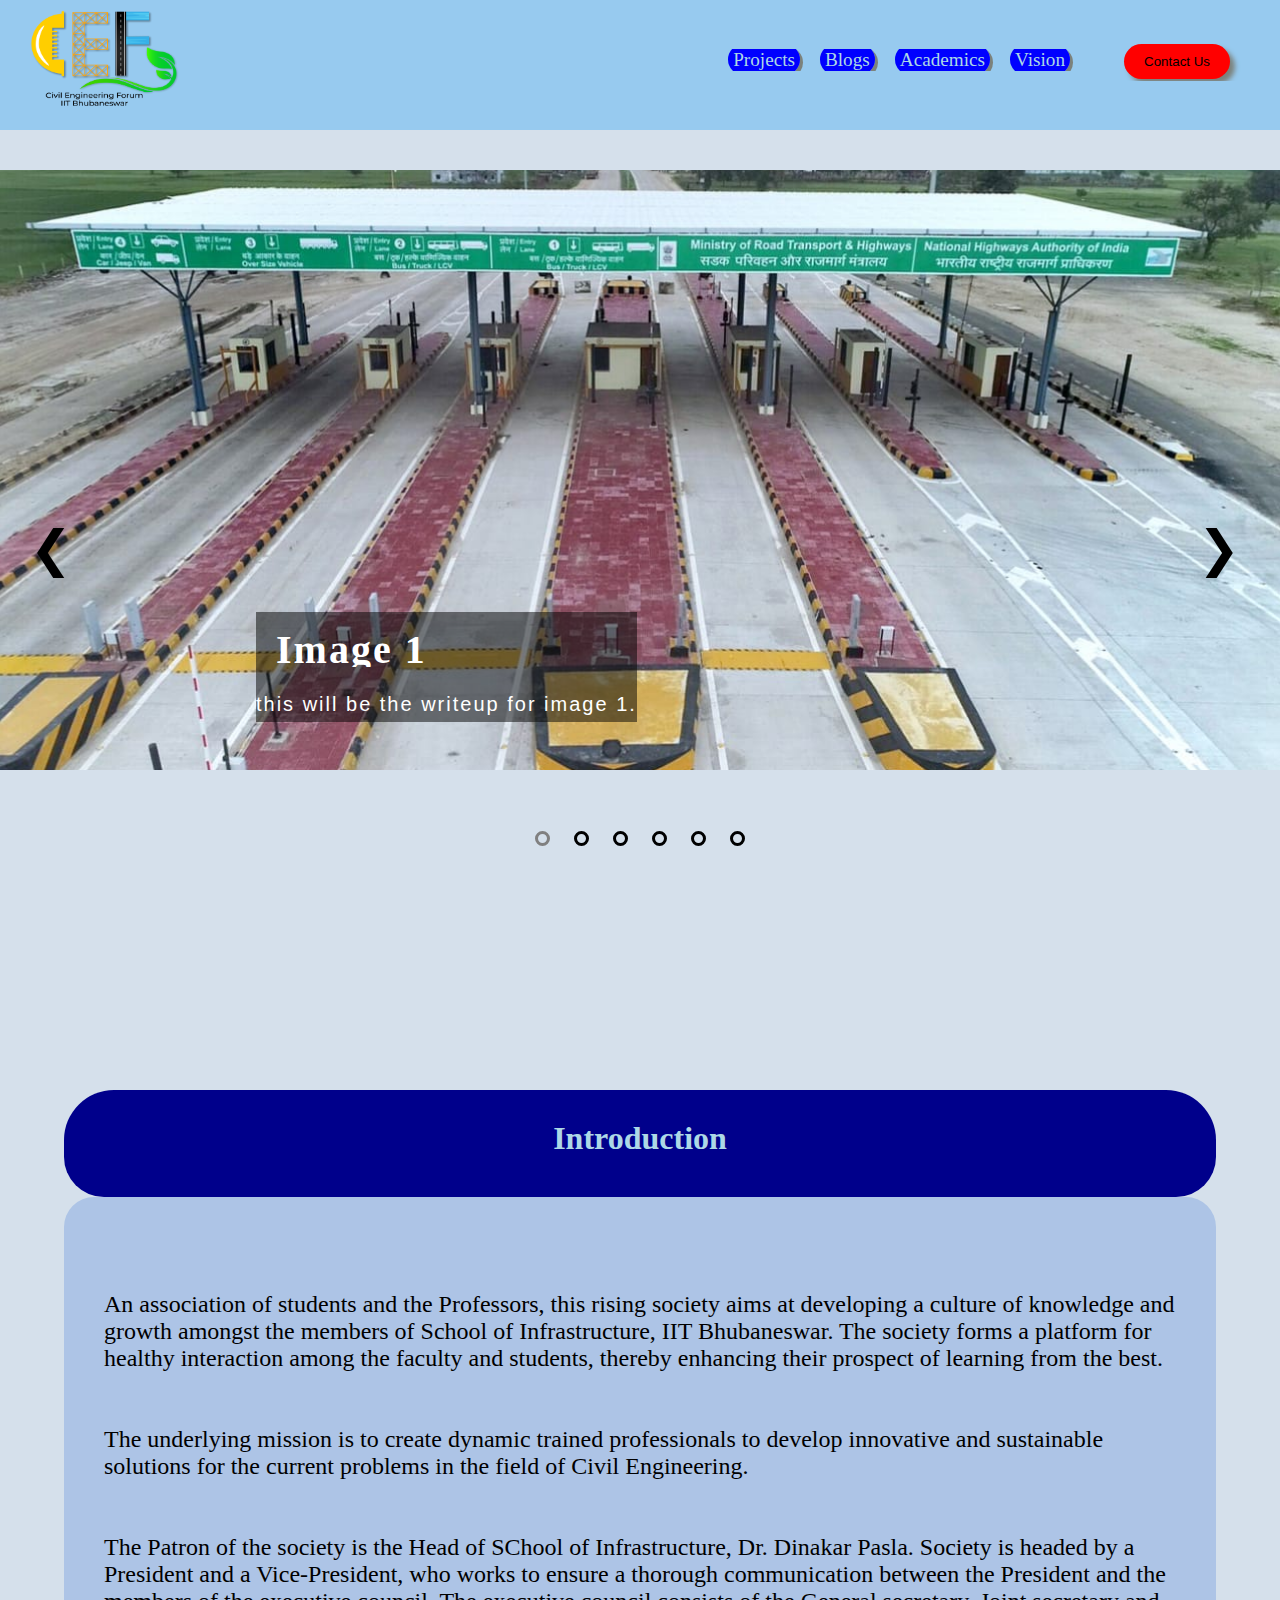
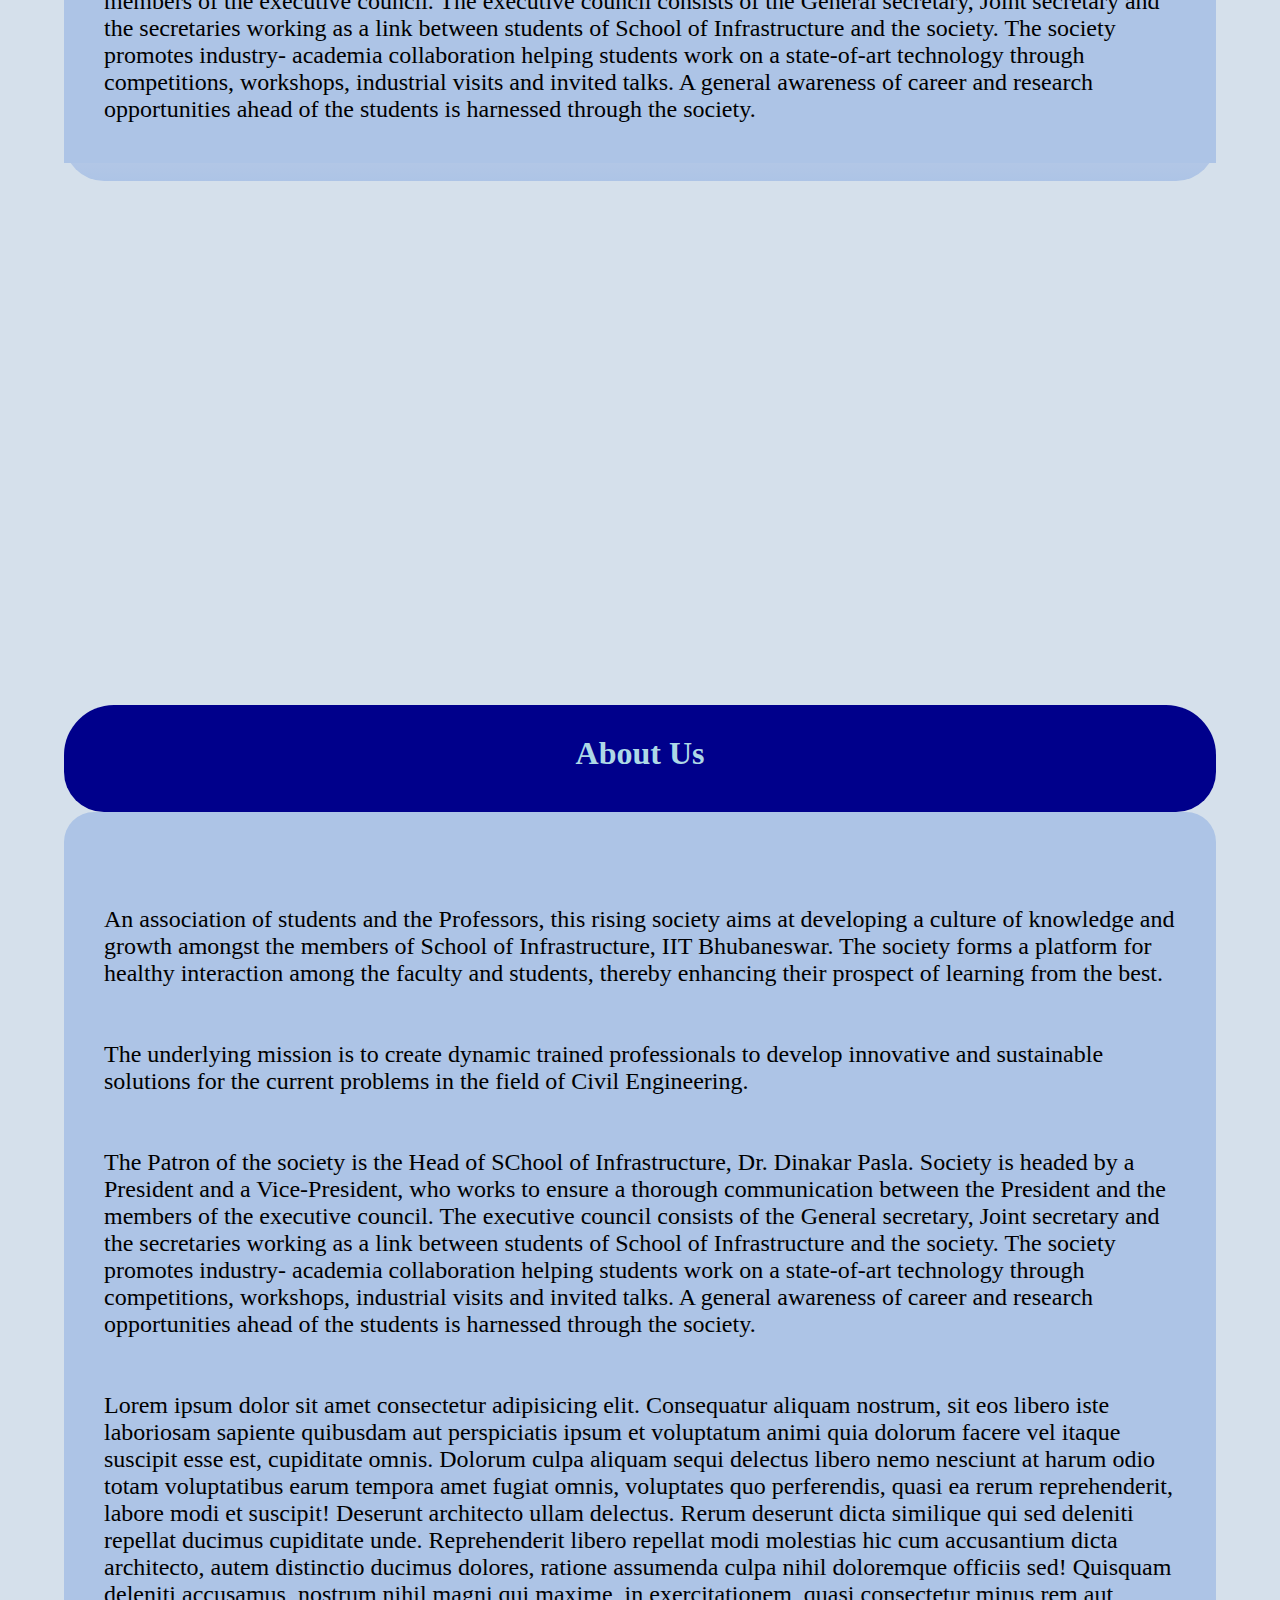
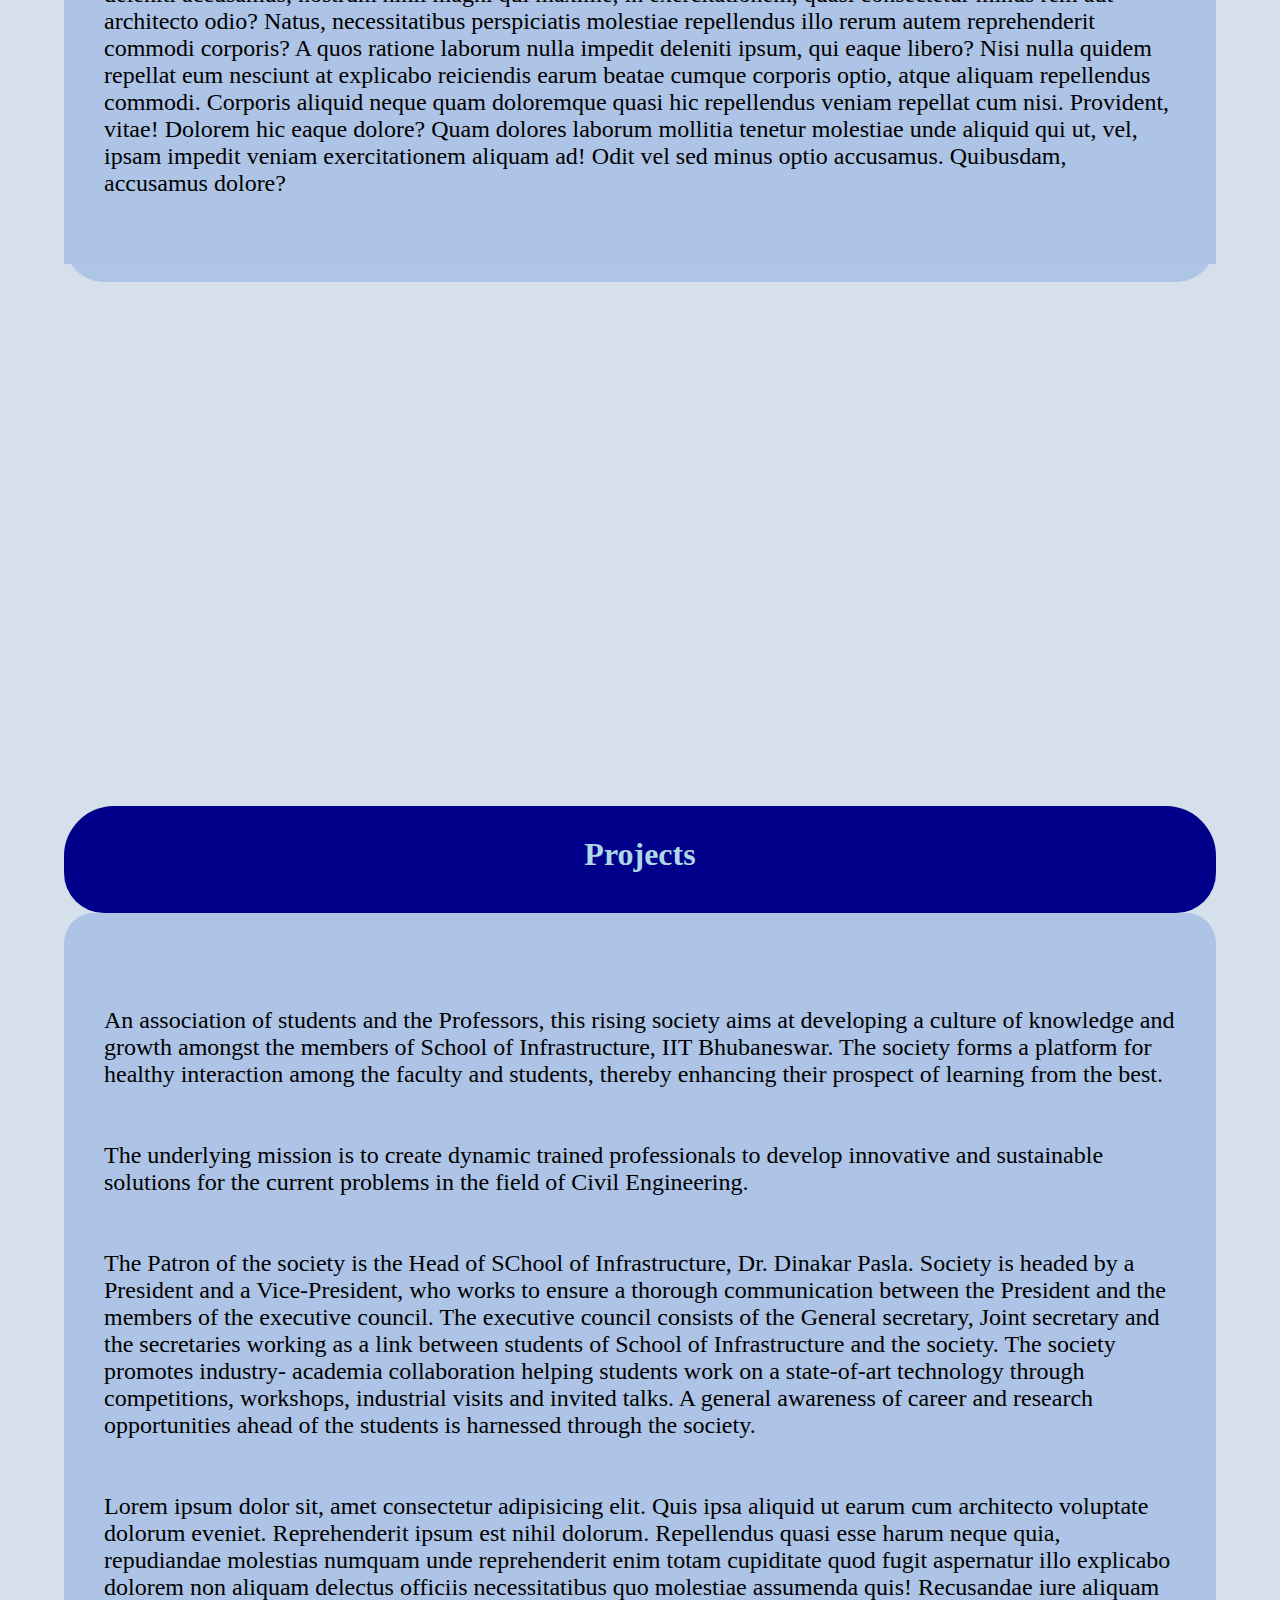
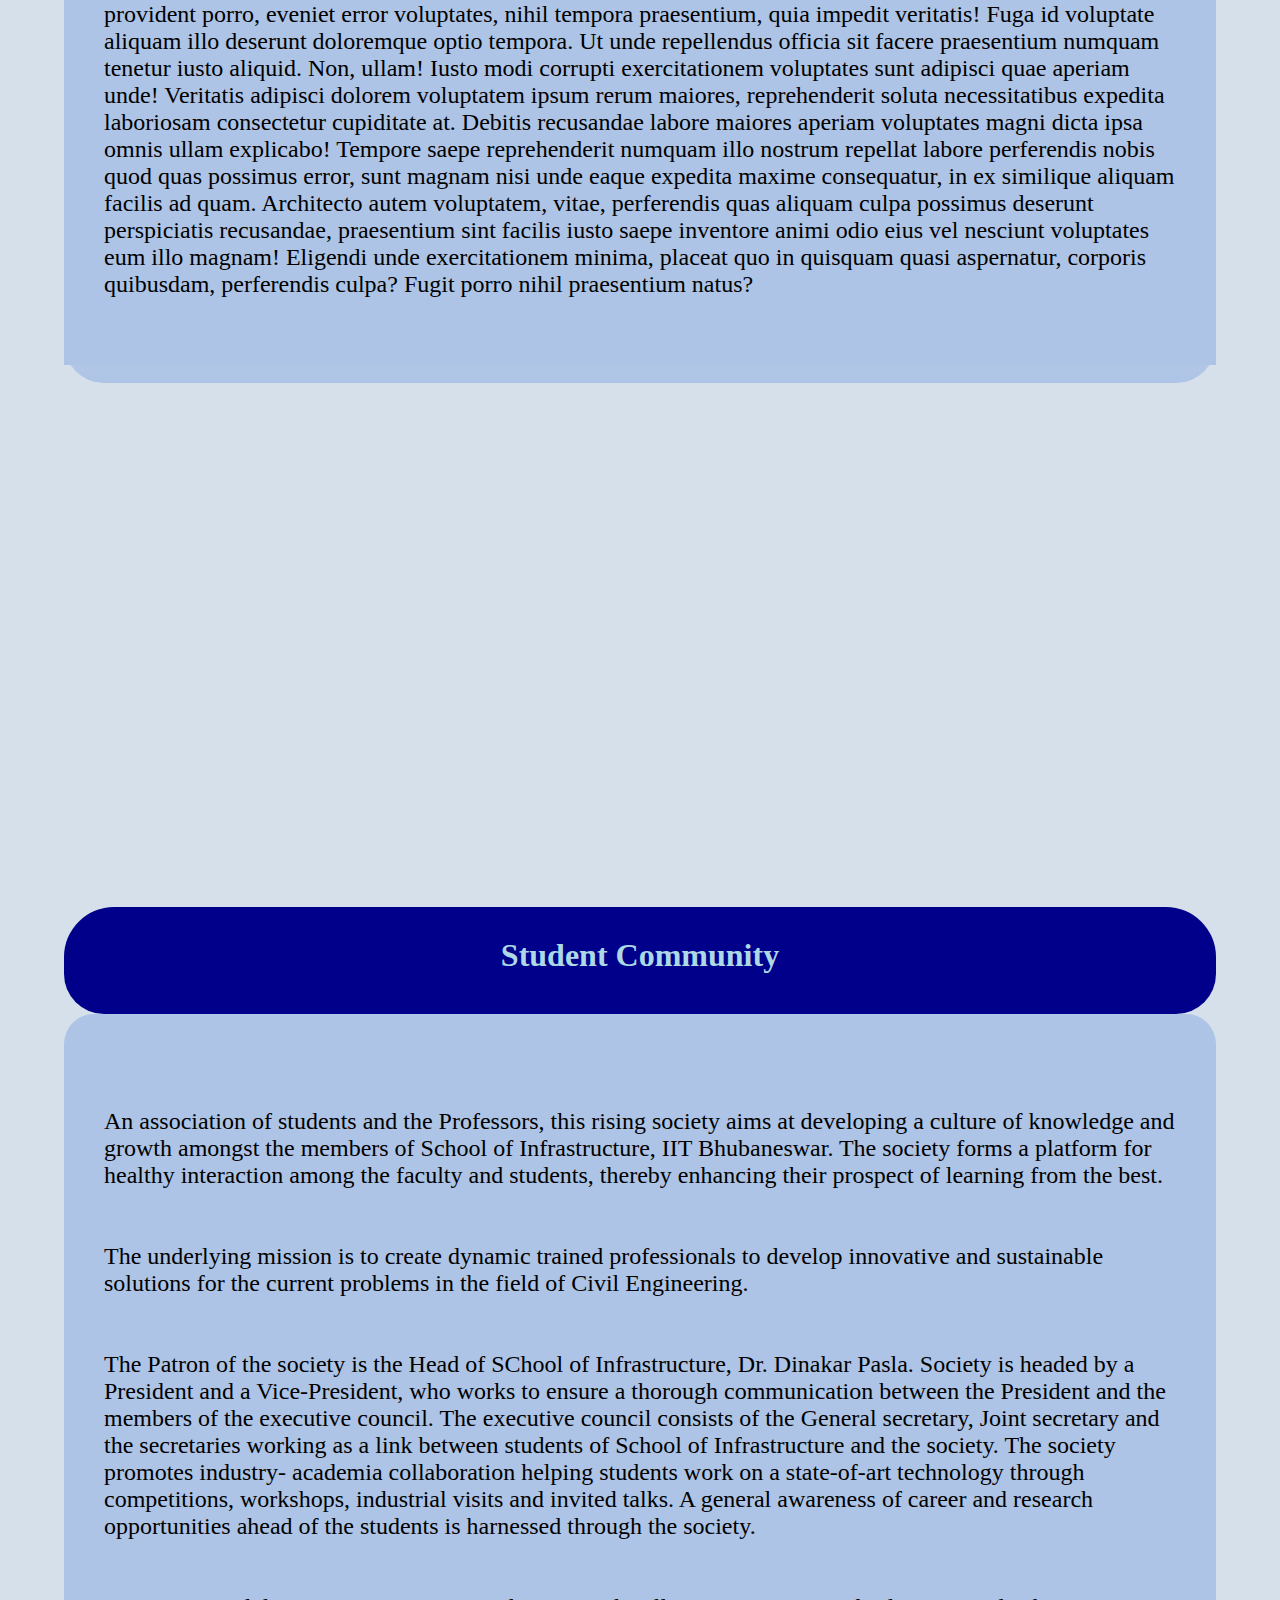
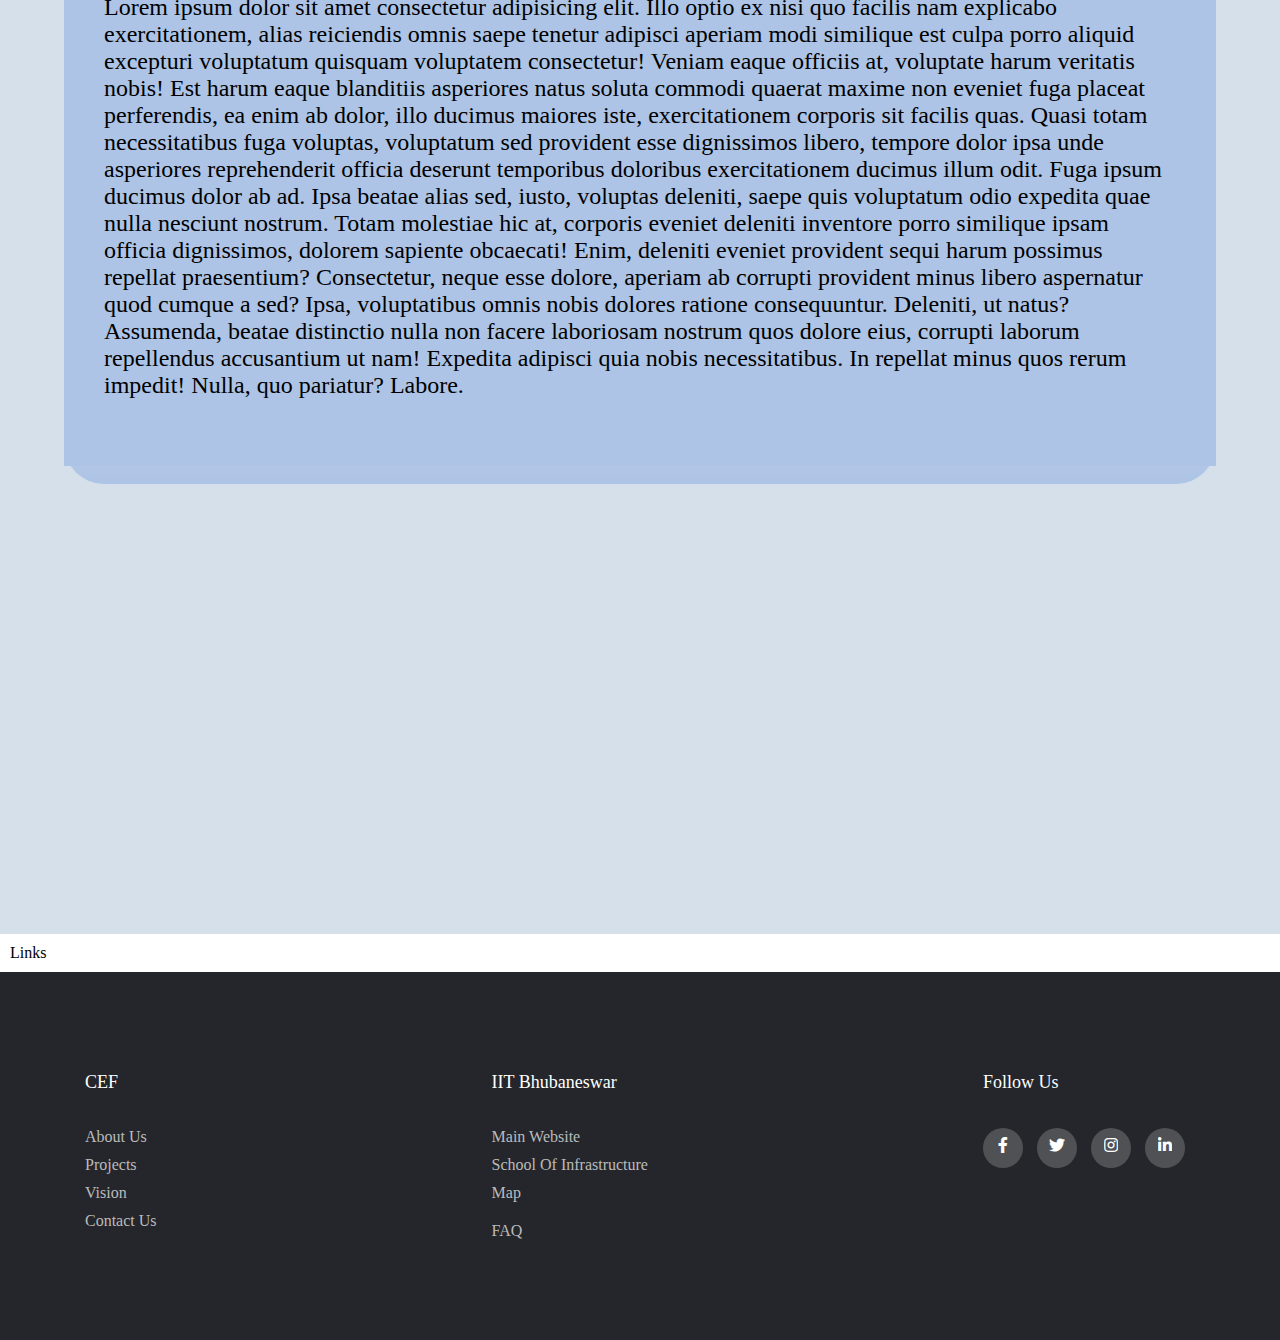
<file: index.html>
<!DOCTYPE html>
<html lang="en">
  <head>
    <meta charset="UTF-8" />
    <meta http-equiv="X-UA-Compatible" content="IE=edge" />
    <meta name="viewport" content="width=device-width, initial-scale=1.0" />
    <title>CES Website</title>
    <link rel="stylesheet" href="/styles/mainPageStyles.css" />

    <!-- linking Navbar and footer CSS styles file -->
    <link rel="stylesheet" href="/styles/NavbarFooter.css" />
  </head>
  <body onload="myPreloader()">
    <div id="loading"></div>

    <script>
      var preloader = document.getElementById("loading");
      function myPreloader() {
        preloader.style.display = "none";
      }
    </script>

    <header>
      <img
        id="mainLogo"
        src="/images/mainLogo.png"
        alt="CEF Main Logo"
        onclick="window.location.href='index.html'"
      />
      <nav id="navLinks">
        <ul>
          <li><a href="">Projects</a></li>
          <li><a href="">Blogs</a></li>
          <li><a href="">Academics</a></li>
          <li><a href="">Vision</a></li>
        </ul>
        <button id="navContact" onclick="window.location.href='contactUs.html'">
          Contact Us
        </button>
      </nav>
    </header>

    <!-- ---------------------------------------------Image Slideshow--------------------------------------------------------------->
    <div class="bodyOfPage">
      <section id="slideshow">
        <div class="slideshowSlide animationFade" style="display: block">
          <div class="slideshowImageText">
            <h1>Image 1</h1>
            <p>this will be the writeup for image 1.</p>
          </div>
          <img
            class="slideshowImage"
            id="image_1"
            src="/DronePics/image_1.jpg"
            alt="image_1"
          />
        </div>
        <div class="slideshowSlide animationFade">
          <div class="slideshowImageText">
            <h1>Image 2</h1>
            <p>this will be the writeup for image 2.</p>
          </div>
          <img
            class="slideshowImage"
            id="image_2"
            src="/DronePics/image_2.jpg"
            alt="image_2"
          />
        </div>
        <div class="slideshowSlide animationFade">
          <div class="slideshowImageText">
            <h1>Image 3</h1>
            <p>this will be the writeup for image 3.</p>
          </div>
          <img
            class="slideshowImage"
            id="image_3"
            src="/DronePics/image_3.jpg"
            alt="image_3"
          />
        </div>
        <div class="slideshowSlide animationFade">
          <div class="slideshowImageText">
            <h1>Image 4</h1>
            <p>this will be the writeup for image 4.</p>
          </div>
          <img
            class="slideshowImage"
            id="image_4"
            src="/DronePics/image_4.jpg"
            alt="image_4"
          />
        </div>
        <div class="slideshowSlide animationFade">
          <div class="slideshowImageText">
            <h1>Image 5</h1>
            <p>this will be the writeup for image 5.</p>
          </div>
          <img
            class="slideshowImage"
            id="image_5"
            src="/DronePics/image_5.jpg"
            alt="image_5"
          />
        </div>
        <div class="slideshowSlide animationFade">
          <div class="slideshowImageText">
            <h1>Image 6</h1>
            <p>this will be the writeup for image 6.</p>
          </div>
          <img
            class="slideshowImage"
            id="image_6"
            src="/DronePics/image_6.jpg"
            alt="image_6"
          />
        </div>

        <a id="previousImageButton" onclick="incrimentSlides(-1)">&#10094;</a>
        <a id="nextImageButton" onclick="incrimentSlides(1)">&#10095;</a>

        <div class="dotsbox" style="text-align: center">
          <span class="dot" onclick="currentSlide(1)"></span>
          <span class="dot" onclick="currentSlide(2)"></span>
          <span class="dot" onclick="currentSlide(3)"></span>
          <span class="dot" onclick="currentSlide(4)"></span>
          <span class="dot" onclick="currentSlide(5)"></span>
          <span class="dot" onclick="currentSlide(6)"></span>
        </div>
      </section>

      <!-- <div class="bodyOfPage"> -->

      <div class="animationStabalizer">
        <section class="writeupBlock" id="introduction">
          <div class="label">Introduction</div>
          <p class="writeupBlockText">
            <br /><br />An association of students and the Professors, this
            rising society aims at developing a culture of knowledge and growth
            amongst the members of School of Infrastructure, IIT Bhubaneswar.
            The society forms a platform for healthy interaction among the
            faculty and students, thereby enhancing their prospect of learning
            from the best. <br /><br /><br />
            The underlying mission is to create dynamic trained professionals to
            develop innovative and sustainable solutions for the current
            problems in the field of Civil Engineering.
            <br /><br /><br />
            The Patron of the society is the Head of SChool of Infrastructure,
            Dr. Dinakar Pasla. Society is headed by a President and a
            Vice-President, who works to ensure a thorough communication between
            the President and the members of the executive council. The
            executive council consists of the General secretary, Joint secretary
            and the secretaries working as a link between students of School of
            Infrastructure and the society. The society promotes industry-
            academia collaboration helping students work on a state-of-art
            technology through competitions, workshops, industrial visits and
            invited talks. A general awareness of career and research
            opportunities ahead of the students is harnessed through the
            society.
            <!-- 
            <br /><br /><br />
            Lorem ipsum dolor sit amet consectetur adipisicing elit. Eos ab
            natus molestiae magni aperiam sint velit recusandae architecto nihil
            temporibus accusamus laborum ea in minus ex enim sequi adipisci, a
            officia facere? Aliquid nesciunt voluptas totam rem maxime placeat
            minus hic ratione repudiandae architecto. Temporibus repellat
            delectus fugiat harum adipisci veritatis, voluptatum dolorum placeat
            modi reprehenderit, pariatur nemo perferendis fugit obcaecati soluta
            mollitia labore tempora quo. Ducimus nemo eum, sit quae doloribus
            repudiandae et recusandae aspernatur esse quos, quod aliquid neque
            quas. Obcaecati tenetur reiciendis assumenda unde dolores neque
            explicabo facilis beatae. Sequi incidunt explicabo doloremque esse
            alias ab perspiciatis delectus obcaecati necessitatibus eum
            dignissimos dolorem, reprehenderit voluptas nostrum atque aspernatur
            odit ullam placeat laboriosam quo doloribus officiis. Quidem minus
            accusamus tenetur a blanditiis mollitia similique, odit eaque earum
            sit dicta nostrum? Nemo voluptatum magni voluptatibus nisi molestias
            culpa labore, temporibus illum. Modi quae recusandae fuga corporis,
            officiis ut! Repellat aperiam dolorem nam voluptatum porro
            cupiditate sit, natus dolor commodi iusto corrupti consequatur
            tempora suscipit blanditiis quia. Enim necessitatibus adipisci
            labore quod laudantium autem ratione, itaque dignissimos quasi ad
            neque mollitia doloremque corporis voluptate culpa deserunt
            blanditiis accusamus quisquam consequatur placeat? Ipsum accusamus
            aut deserunt ut eius porro cum debitis.
            <br /><br /> -->
          </p>

          <button
            class="writeupBlockButtonExploreMore"
            onclick="window.location.href='#'"
          >
            ⏩ Explore More ⏩
          </button>
        </section>

        <br /><br /><br />

        <section class="writeupBlock aboutUs" id="AboutUs">
          <div class="label">About Us</div>
          <p class="writeupBlockText">
            <br /><br />An association of students and the Professors, this
            rising society aims at developing a culture of knowledge and growth
            amongst the members of School of Infrastructure, IIT Bhubaneswar.
            The society forms a platform for healthy interaction among the
            faculty and students, thereby enhancing their prospect of learning
            from the best. <br /><br /><br />
            The underlying mission is to create dynamic trained professionals to
            develop innovative and sustainable solutions for the current
            problems in the field of Civil Engineering.
            <br /><br /><br />
            The Patron of the society is the Head of SChool of Infrastructure,
            Dr. Dinakar Pasla. Society is headed by a President and a
            Vice-President, who works to ensure a thorough communication between
            the President and the members of the executive council. The
            executive council consists of the General secretary, Joint secretary
            and the secretaries working as a link between students of School of
            Infrastructure and the society. The society promotes industry-
            academia collaboration helping students work on a state-of-art
            technology through competitions, workshops, industrial visits and
            invited talks. A general awareness of career and research
            opportunities ahead of the students is harnessed through the
            society.
            <br /><br /><br />
            Lorem ipsum dolor sit amet consectetur adipisicing elit. Consequatur
            aliquam nostrum, sit eos libero iste laboriosam sapiente quibusdam
            aut perspiciatis ipsum et voluptatum animi quia dolorum facere vel
            itaque suscipit esse est, cupiditate omnis. Dolorum culpa aliquam
            sequi delectus libero nemo nesciunt at harum odio totam voluptatibus
            earum tempora amet fugiat omnis, voluptates quo perferendis, quasi
            ea rerum reprehenderit, labore modi et suscipit! Deserunt architecto
            ullam delectus. Rerum deserunt dicta similique qui sed deleniti
            repellat ducimus cupiditate unde. Reprehenderit libero repellat modi
            molestias hic cum accusantium dicta architecto, autem distinctio
            ducimus dolores, ratione assumenda culpa nihil doloremque officiis
            sed! Quisquam deleniti accusamus, nostrum nihil magni qui maxime, in
            exercitationem, quasi consectetur minus rem aut architecto odio?
            Natus, necessitatibus perspiciatis molestiae repellendus illo rerum
            autem reprehenderit commodi corporis? A quos ratione laborum nulla
            impedit deleniti ipsum, qui eaque libero? Nisi nulla quidem repellat
            eum nesciunt at explicabo reiciendis earum beatae cumque corporis
            optio, atque aliquam repellendus commodi. Corporis aliquid neque
            quam doloremque quasi hic repellendus veniam repellat cum nisi.
            Provident, vitae! Dolorem hic eaque dolore? Quam dolores laborum
            mollitia tenetur molestiae unde aliquid qui ut, vel, ipsam impedit
            veniam exercitationem aliquam ad! Odit vel sed minus optio
            accusamus. Quibusdam, accusamus dolore?
            <br /><br />
          </p>

          <button
            class="writeupBlockButtonExploreMore"
            onclick="window.location.href='#'"
          >
            ⏩ Explore More ⏩
          </button>
        </section>

        <br /><br /><br />

        <section class="writeupBlock" id="Projects">
          <div class="label">Projects</div>
          <p class="writeupBlockText">
            <br /><br />An association of students and the Professors, this
            rising society aims at developing a culture of knowledge and growth
            amongst the members of School of Infrastructure, IIT Bhubaneswar.
            The society forms a platform for healthy interaction among the
            faculty and students, thereby enhancing their prospect of learning
            from the best. <br /><br /><br />
            The underlying mission is to create dynamic trained professionals to
            develop innovative and sustainable solutions for the current
            problems in the field of Civil Engineering.
            <br /><br /><br />
            The Patron of the society is the Head of SChool of Infrastructure,
            Dr. Dinakar Pasla. Society is headed by a President and a
            Vice-President, who works to ensure a thorough communication between
            the President and the members of the executive council. The
            executive council consists of the General secretary, Joint secretary
            and the secretaries working as a link between students of School of
            Infrastructure and the society. The society promotes industry-
            academia collaboration helping students work on a state-of-art
            technology through competitions, workshops, industrial visits and
            invited talks. A general awareness of career and research
            opportunities ahead of the students is harnessed through the
            society.
            <br /><br /><br />
            Lorem ipsum dolor sit, amet consectetur adipisicing elit. Quis ipsa
            aliquid ut earum cum architecto voluptate dolorum eveniet.
            Reprehenderit ipsum est nihil dolorum. Repellendus quasi esse harum
            neque quia, repudiandae molestias numquam unde reprehenderit enim
            totam cupiditate quod fugit aspernatur illo explicabo dolorem non
            aliquam delectus officiis necessitatibus quo molestiae assumenda
            quis! Recusandae iure aliquam provident porro, eveniet error
            voluptates, nihil tempora praesentium, quia impedit veritatis! Fuga
            id voluptate aliquam illo deserunt doloremque optio tempora. Ut unde
            repellendus officia sit facere praesentium numquam tenetur iusto
            aliquid. Non, ullam! Iusto modi corrupti exercitationem voluptates
            sunt adipisci quae aperiam unde! Veritatis adipisci dolorem
            voluptatem ipsum rerum maiores, reprehenderit soluta necessitatibus
            expedita laboriosam consectetur cupiditate at. Debitis recusandae
            labore maiores aperiam voluptates magni dicta ipsa omnis ullam
            explicabo! Tempore saepe reprehenderit numquam illo nostrum repellat
            labore perferendis nobis quod quas possimus error, sunt magnam nisi
            unde eaque expedita maxime consequatur, in ex similique aliquam
            facilis ad quam. Architecto autem voluptatem, vitae, perferendis
            quas aliquam culpa possimus deserunt perspiciatis recusandae,
            praesentium sint facilis iusto saepe inventore animi odio eius vel
            nesciunt voluptates eum illo magnam! Eligendi unde exercitationem
            minima, placeat quo in quisquam quasi aspernatur, corporis
            quibusdam, perferendis culpa? Fugit porro nihil praesentium natus?
            <br /><br />
          </p>

          <button
            class="writeupBlockButtonExploreMore"
            onclick="window.location.href='#'"
          >
            ⏩ Explore More ⏩
          </button>
        </section>

        <br /><br /><br />

        <section class="writeupBlock" id="StudentCommunity">
          <div class="label">Student Community</div>
          <p class="writeupBlockText">
            <br /><br />An association of students and the Professors, this
            rising society aims at developing a culture of knowledge and growth
            amongst the members of School of Infrastructure, IIT Bhubaneswar.
            The society forms a platform for healthy interaction among the
            faculty and students, thereby enhancing their prospect of learning
            from the best. <br /><br /><br />
            The underlying mission is to create dynamic trained professionals to
            develop innovative and sustainable solutions for the current
            problems in the field of Civil Engineering.
            <br /><br /><br />
            The Patron of the society is the Head of SChool of Infrastructure,
            Dr. Dinakar Pasla. Society is headed by a President and a
            Vice-President, who works to ensure a thorough communication between
            the President and the members of the executive council. The
            executive council consists of the General secretary, Joint secretary
            and the secretaries working as a link between students of School of
            Infrastructure and the society. The society promotes industry-
            academia collaboration helping students work on a state-of-art
            technology through competitions, workshops, industrial visits and
            invited talks. A general awareness of career and research
            opportunities ahead of the students is harnessed through the
            society.
            <br /><br /><br />
            Lorem ipsum dolor sit amet consectetur adipisicing elit. Illo optio
            ex nisi quo facilis nam explicabo exercitationem, alias reiciendis
            omnis saepe tenetur adipisci aperiam modi similique est culpa porro
            aliquid excepturi voluptatum quisquam voluptatem consectetur! Veniam
            eaque officiis at, voluptate harum veritatis nobis! Est harum eaque
            blanditiis asperiores natus soluta commodi quaerat maxime non
            eveniet fuga placeat perferendis, ea enim ab dolor, illo ducimus
            maiores iste, exercitationem corporis sit facilis quas. Quasi totam
            necessitatibus fuga voluptas, voluptatum sed provident esse
            dignissimos libero, tempore dolor ipsa unde asperiores reprehenderit
            officia deserunt temporibus doloribus exercitationem ducimus illum
            odit. Fuga ipsum ducimus dolor ab ad. Ipsa beatae alias sed, iusto,
            voluptas deleniti, saepe quis voluptatum odio expedita quae nulla
            nesciunt nostrum. Totam molestiae hic at, corporis eveniet deleniti
            inventore porro similique ipsam officia dignissimos, dolorem
            sapiente obcaecati! Enim, deleniti eveniet provident sequi harum
            possimus repellat praesentium? Consectetur, neque esse dolore,
            aperiam ab corrupti provident minus libero aspernatur quod cumque a
            sed? Ipsa, voluptatibus omnis nobis dolores ratione consequuntur.
            Deleniti, ut natus? Assumenda, beatae distinctio nulla non facere
            laboriosam nostrum quos dolore eius, corrupti laborum repellendus
            accusantium ut nam! Expedita adipisci quia nobis necessitatibus. In
            repellat minus quos rerum impedit! Nulla, quo pariatur? Labore.
            <br /><br />
          </p>

          <button
            class="writeupBlockButtonExploreMore"
            onclick="window.location.href='#'"
          >
            ⏩ Explore More ⏩
          </button>
        </section>
      </div>
    </div>

    <section>Links</section>

    <footer class="footer">
      <div class="footerContainer">
        <div class="row">
          <div class="footer-col">
            <h4>CEF</h4>
            <ul>
              <li><a href="#">About Us</a></li>
              <li><a href="#">Projects</a></li>
              <li><a href="#">Vision</a></li>
              <li><a href="#">Contact Us</a></li>
            </ul>
          </div>
          <div class="footer-col">
            <h4>IIT Bhubaneswar</h4>
            <ul>
              <li><a href="#">Main Website</a></li>
              <li><a href="#">School of Infrastructure</a></li>
              <li><a href="#">Map</a></li>
              <li><a href="#"></a></li>
              <li><a href="#">FAQ</a></li>
            </ul>
          </div>

          <div class="footer-col">
            <h4>Follow Us</h4>
            <div class="social-links">
              <a href="#"><i class="fab fa-facebook-f"></i></a>
              <a href="#"><i class="fab fa-twitter"></i></a>
              <a href="#"><i class="fab fa-instagram"></i></a>
              <a href="#"><i class="fab fa-linkedin-in"></i></a>
            </div>
          </div>
        </div>
      </div>
    </footer>

    <script src="/logicScript/javaOmie.js"></script>
  </body>
</html>
</file>
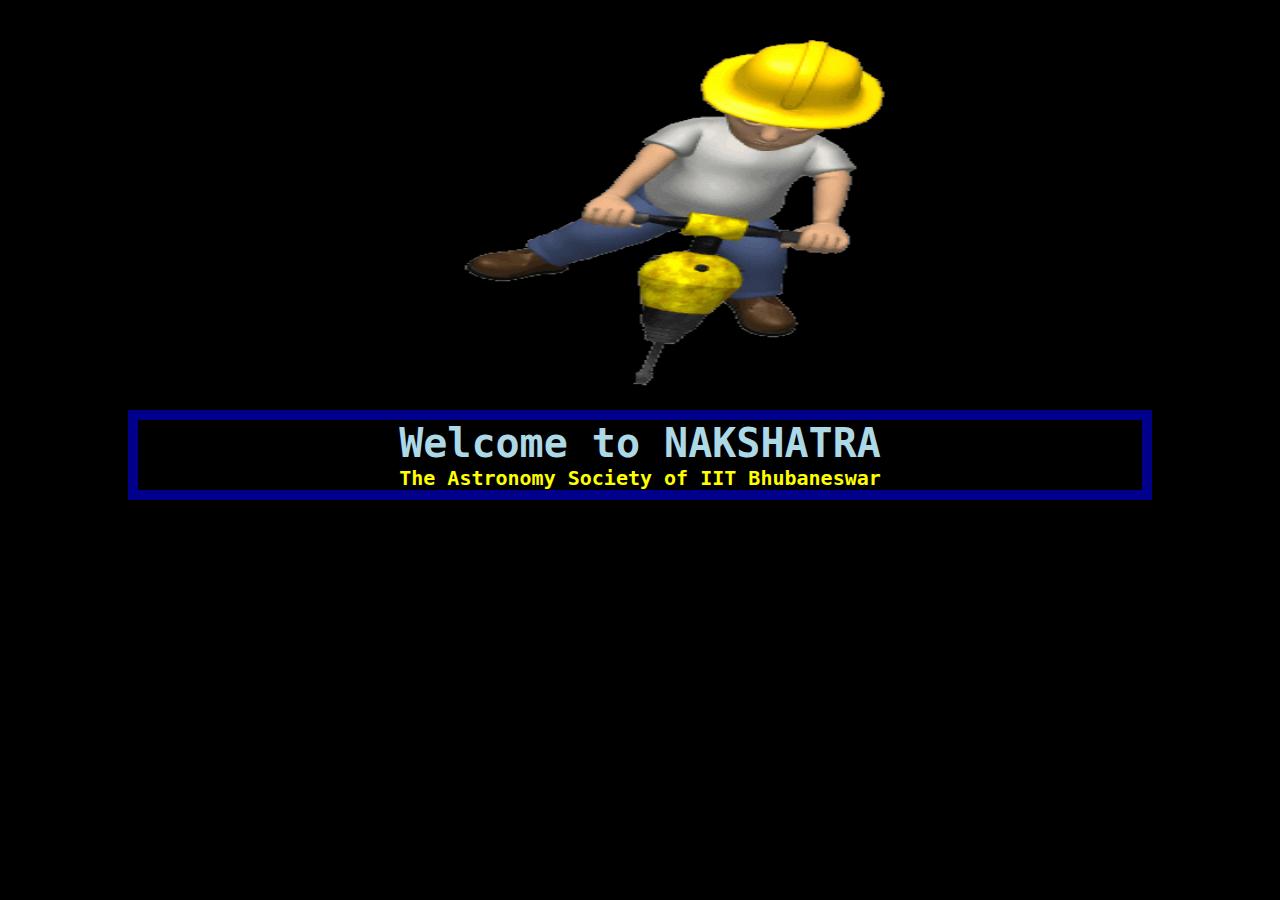
<file: 1234.html>
<!DOCTYPE html>
<html lang="en">
  <head>
    <meta charset="UTF-8" />
    <meta http-equiv="X-UA-Compatible" content="IE=edge" />
    <meta name="viewport" content="width=device-width, initial-scale=1.0" />
    <meta http-equiv="refresh" content="6;url=/mainPage.html" />
    <link rel="stylesheet" href="/styles/welcomePageStyles.css" />

    <title>CES Website</title>
  </head>
  <body>
    <section>
      <img
        class="mainLogo"
        id="mainLogo"
        src="/images/giphy.gif"
        alt="Nakshatra Main Logo"
      />
    </section>

    <div class="welcomeMessage">
      <h1>Welcome to NAKSHATRA</h1>
      <div>
        <h4>The Astronomy Society of IIT Bhubaneswar</h4>
      </div>
    </div>
  </body>
</html>
</file>
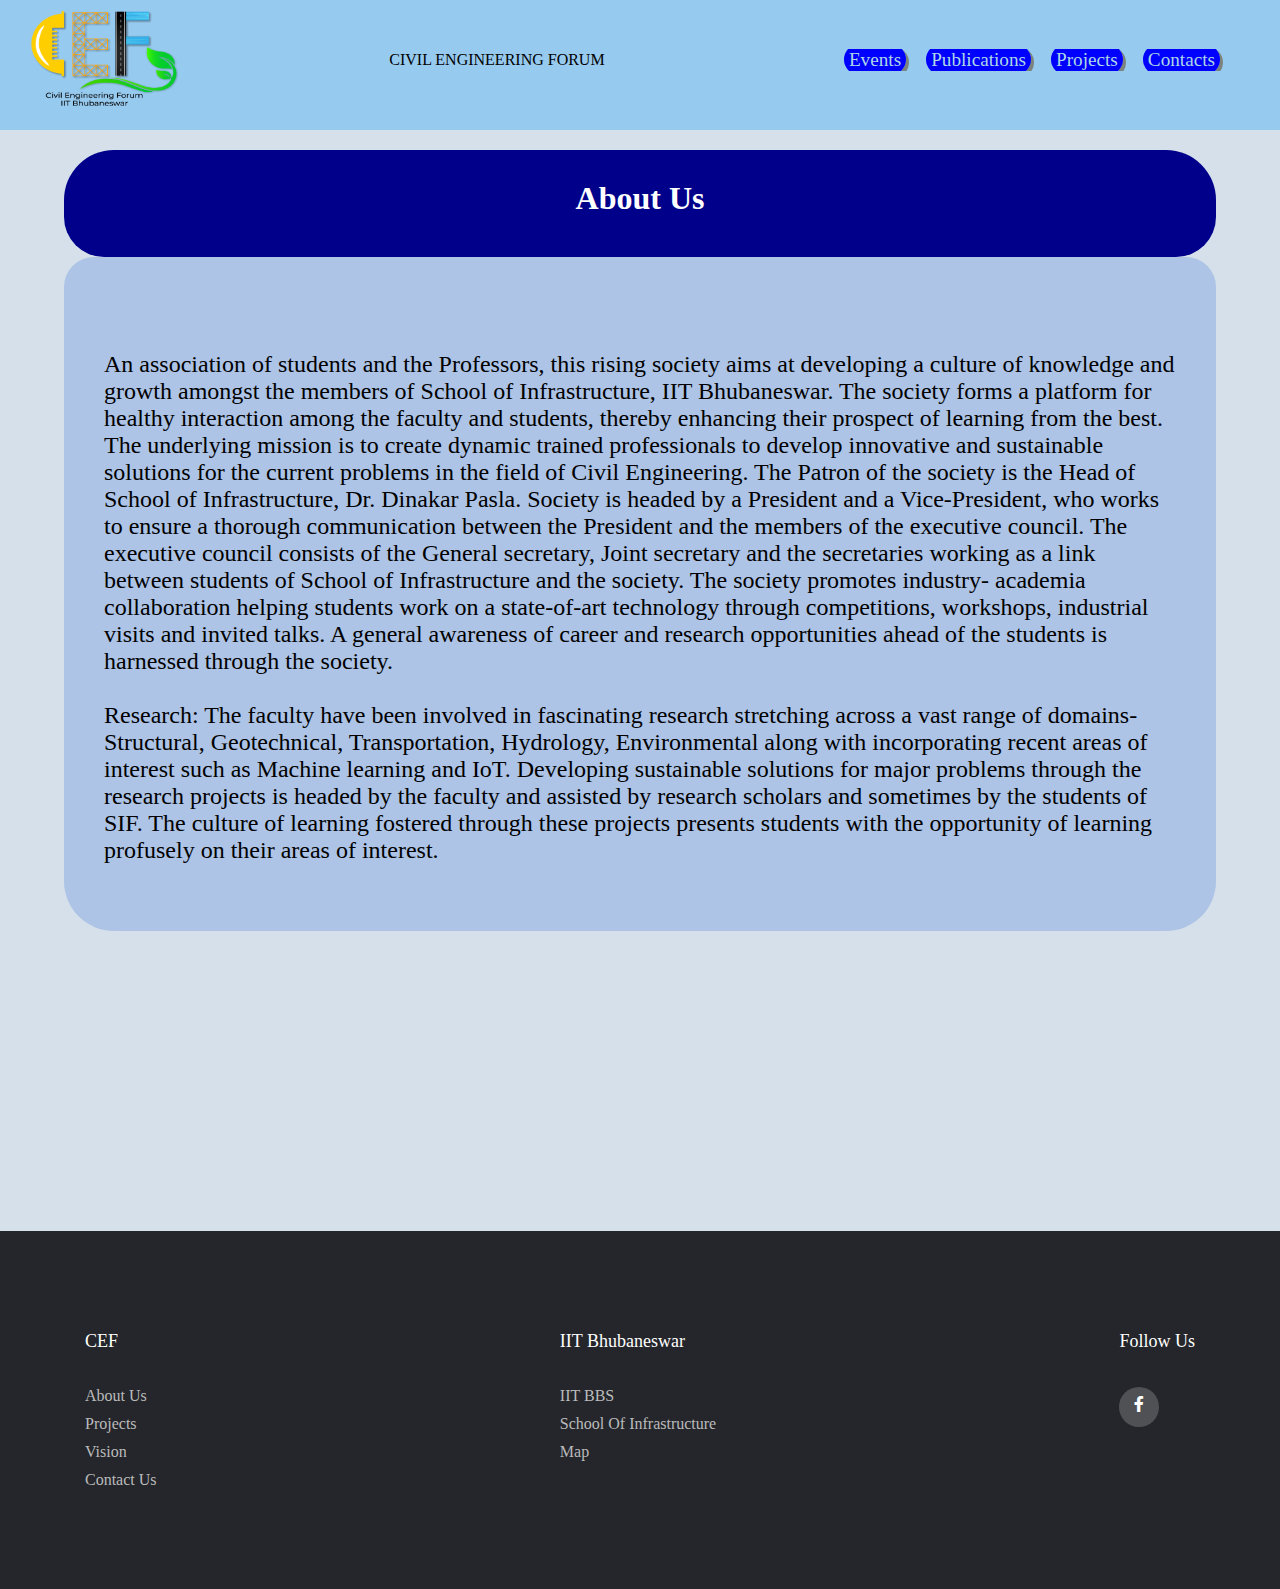
<file: AboutUs.html>
<!DOCTYPE html>
<html lang="en">
  <head>
    <meta charset="UTF-8" />
    <meta http-equiv="X-UA-Compatible" content="IE=edge" />
    <meta name="viewport" content="width=device-width, initial-scale=1.0" />
    <title>CEF Website</title>
    <link rel = "icon" href ="/images/mainLogo.png" type = "image/x-icon">
    <link rel="stylesheet" href="/styles/mainPageStyles.css" />
    <link rel="stylesheet" href="/styles/ContactUsStyles.css" />


    <!-- linking Navbar and footer CSS styles file -->
    <link rel="stylesheet" href="/styles/NavbarFooter.css" />
  </head>
  <body onload="myPreloader()">
    <div id="loading"></div>

    <script>
      var preloader = document.getElementById("loading");
      function myPreloader() {
        preloader.style.display = "none";
      }
    </script>

<header>
  <img
    id="mainLogo"
    src="/images/mainLogo.png"
    alt="CEF Main Logo"
    onclick="window.location.href='index.html'"
  />
  <div id="nametitle" onclick="window.location.href='index.html'"><p>CIVIL ENGINEERING FORUM</p></div>

  <nav id="navLinks">
    <!--<ul>
      <li><a href="contactUs.html">Projects</a></li>
      <li><a href="">Blogs</a></li>
      <li><a href="">Academics</a></li>
      <li><a href="">Vision</a></li>
    </ul>-->
    <ul>
      <li>
        <a href="Events.html">
        Events
        </a>
      </li>
      <li>
        <a href="Publications.html">
        Publications
        </a>
      </li>
      <li><a href="Projects.html">
        Projects
        </a>
      </li>
      <li><a href="contactUs.html">
        Contacts
        </a></li>
  </ul>
  </nav>

</header>

    <div class="bodyOfPage">
        <div class="animationStabalizer">
            <section class="writeupBlock" id="AboutUs">
              <div class="label">About Us</div>
              <p class="writeupBlockText">
                <br /><br />An association of students and the Professors, this rising society aims at developing a culture of knowledge and growth amongst the members of School of Infrastructure, IIT Bhubaneswar. The society forms a platform for healthy interaction among the faculty and students, thereby enhancing their prospect of learning from the best. The underlying mission is to create dynamic trained professionals to develop innovative and sustainable solutions for the current problems in the field of Civil Engineering.
The Patron of the society is the Head of School of Infrastructure, Dr. Dinakar Pasla. Society is headed by a President and a Vice-President, who works to ensure a thorough communication between the President and the members of the executive council. The executive council consists of the General secretary, Joint secretary and the secretaries working as a link between students of School of Infrastructure and the society.
The society promotes industry- academia collaboration helping students work on a state-of-art technology through competitions, workshops, industrial visits and invited talks. A general awareness of career and research opportunities ahead of the students is harnessed through the society. 
 <br /><br /> 
                Research:
The faculty have been involved in fascinating research stretching across a vast range of domains- Structural, Geotechnical, Transportation, Hydrology, Environmental along with incorporating recent areas of interest such as Machine learning and IoT. Developing sustainable solutions for major problems through the research projects is headed by the faculty and assisted by research scholars and sometimes by the students of SIF. The culture of learning fostered through these projects presents students with the opportunity of learning profusely on their areas of interest.

                <br /><br /> 
              </p>
              </section>
    </div>
      

    <footer class="footer">
      <div class="footerContainer">
        <div class="row">
          <div class="footer-col">
            <h4>CEF</h4>
            <ul>
              <li><a href="#">About Us</a></li>
              <li><a href="#">Projects</a></li>
              <li><a href="#">Vision</a></li>
              <li><a href="#">Contact Us</a></li>
            </ul>
          </div>
          <div class="footer-col">
            <h4>IIT Bhubaneswar</h4>
            <ul>
              <li><a href="https://www.iitbbs.ac.in/" target="blank" >IIT BBS</a></li>
              <li><a href="https://www.iitbbs.ac.in/Infrastructure-home.php?code=if" target="blank"">School of Infrastructure</a></li>
              <li><a href="https://goo.gl/maps/dsJjPfS57hmJhQA46" target="blank">Map</a></li>
              <!-- <li><a href="#"></a></li> -->
              <!-- <li><a href="#">FAQ</a></li> -->
            </ul>
          </div>

          <div class="footer-col">
            <h4>Follow Us</h4>
            <div class="social-links">
              <a href="https://m.facebook.com/110035601516317/"><i class="fab fa-facebook-f"></i></a>
              <!-- <a href="#"><i class="fab fa-twitter"></i></a> -->
              <!-- <a href="#"><i class="fab fa-instagram"></i></a> -->
              <!-- <a href="#"><i class="fab fa-linkedin-in"></i></a> -->
            </div>
          </div>
        </div>
      </div>
    </footer>


    <script src="/logicScript/javaOmie.js"></script>
  </body>
</html>
</file>
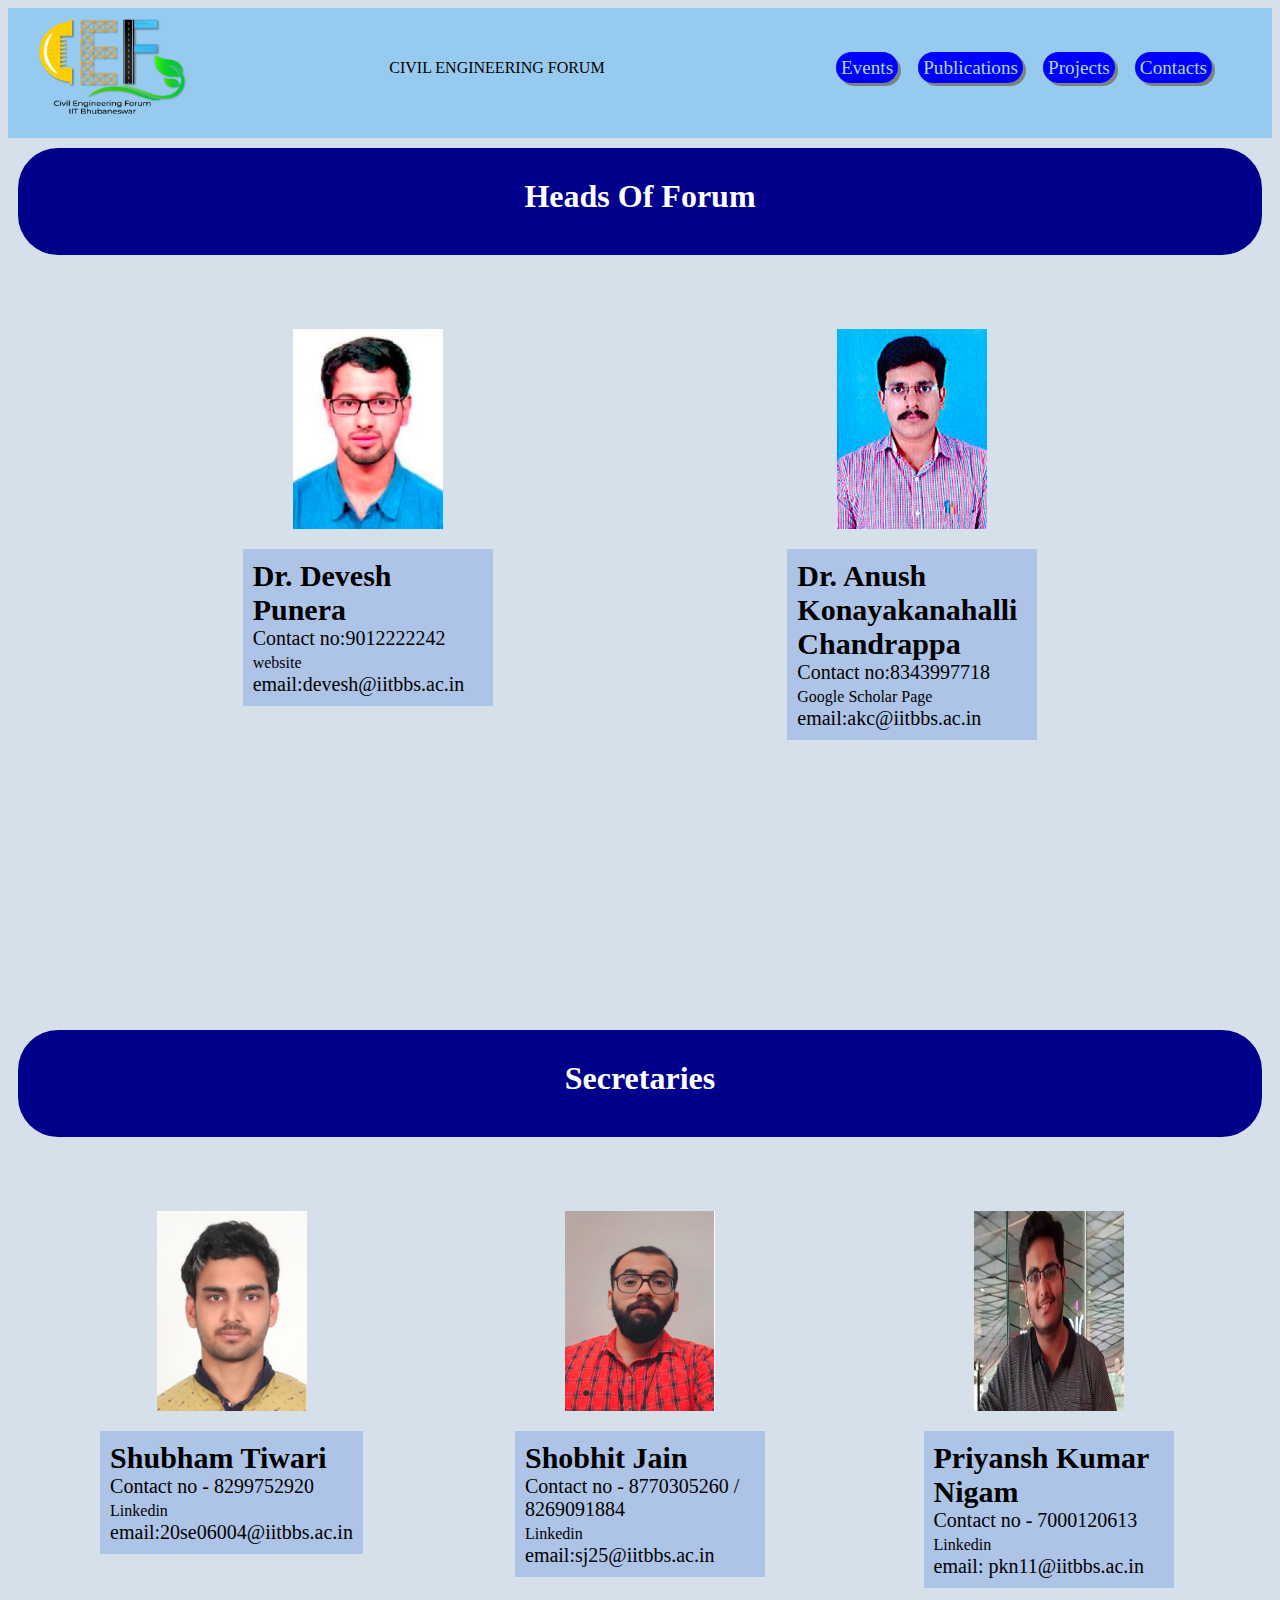
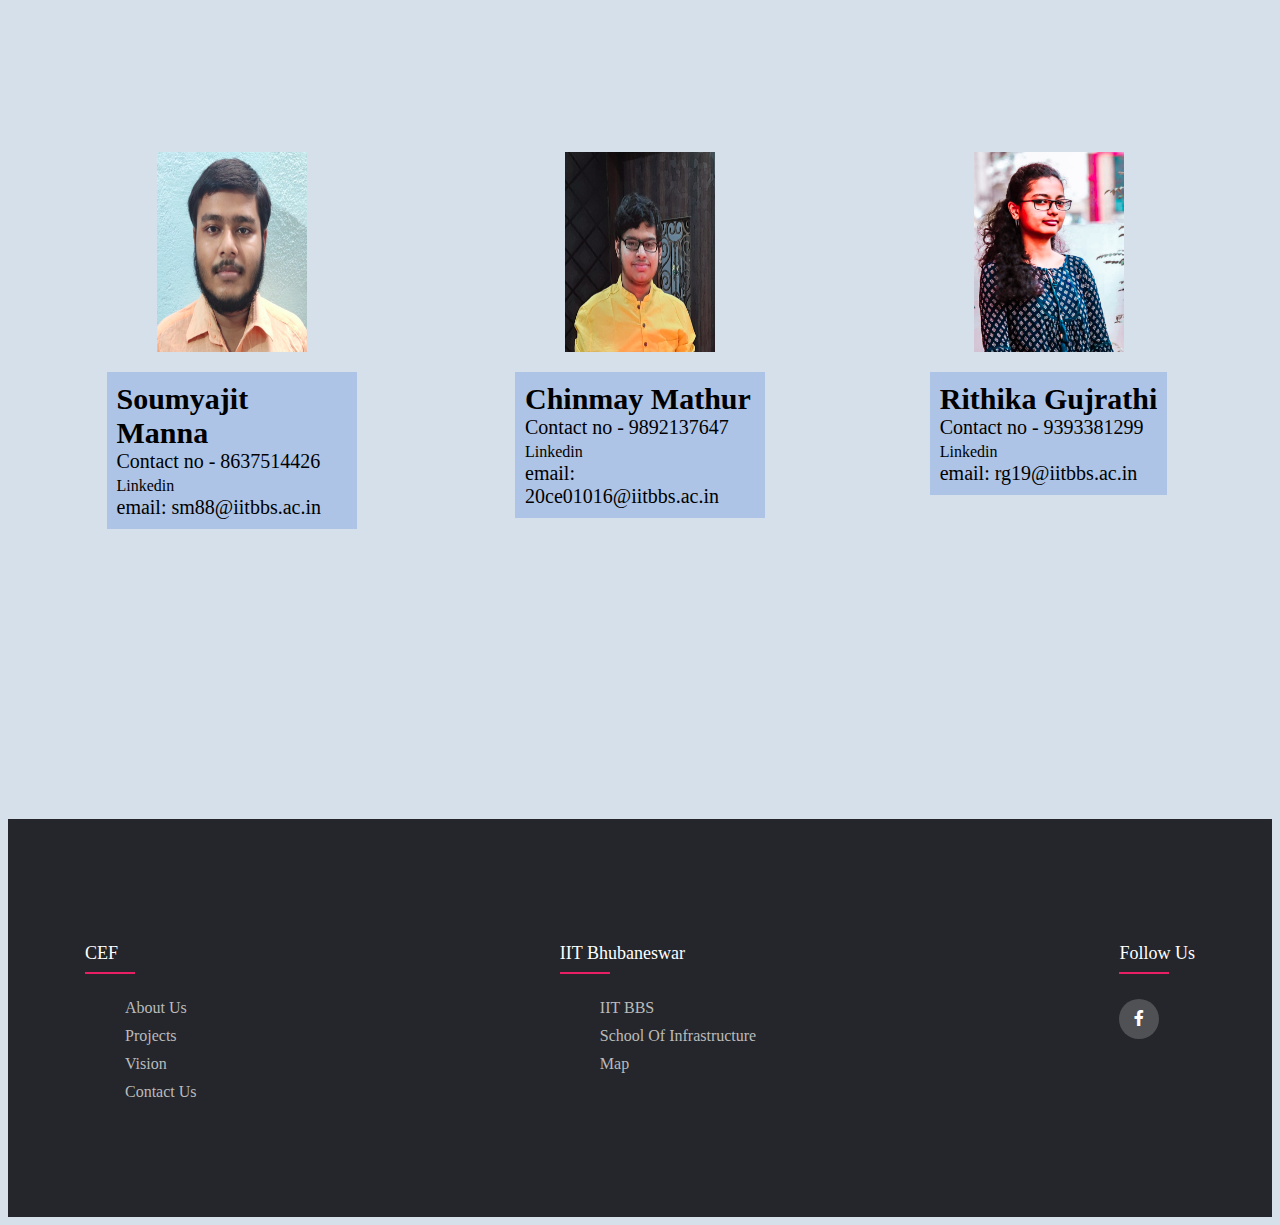
<file: contactUs.html>
<!DOCTYPE html>
<html lang="en">
  <head>
    <meta charset="UTF-8" />
    <meta http-equiv="X-UA-Compatible" content="IE=edge" />
    <meta name="viewport" content="width=device-width, initial-scale=1.0" />
    <title>CEF Website</title>
    <link rel = "icon" href ="/images/mainLogo.png" type = "image/x-icon">
    <link rel="stylesheet" href="/styles/ContactUsStyles.css" />

    <!-- linking Navbar and footer CSS styles file -->
    <link rel="stylesheet" href="/styles/NavbarFooter.css" />
  </head>
  <body onload="myPreloader()">
    <div id="loading"></div>

    <script>
      var preloader = document.getElementById("loading");
      function myPreloader() {
        preloader.style.display = "none";
      }
    </script>

<header>
  <img
    id="mainLogo"
    src="/images/mainLogo.png"
    alt="CEF Main Logo"
    onclick="window.location.href='index.html'"
  />
  <div id="nametitle" onclick="window.location.href='index.html'"><p>CIVIL ENGINEERING FORUM</p></div>

  <nav id="navLinks">
    <!--<ul>
      <li><a href="contactUs.html">Projects</a></li>
      <li><a href="">Blogs</a></li>
      <li><a href="">Academics</a></li>
      <li><a href="">Vision</a></li>
    </ul>-->
    <ul>
      <li>
        <a href="Events.html">
        Events
        </a>
      </li>
      <li>
        <a href="Publications.html">
        Publications
        </a>
      </li>
      <li><a href="Projects.html">
        Projects
        </a>
      </li>
      <li><a href="contactUs.html">
        Contacts
        </a></li>
  </ul>
  </nav>

</header>

    <div class="bodyOfPage">
      <section class="contactSection writeupBlock" id="headsOfForum">
        <h1 class="label">Heads Of Forum</h1>
        <container class="contactGroup writeupBlock">
          <container class="individualContactFlexBox">
            <img
              class="profileImage"
              src="/images/DeveshPunera.png"
              alt="Dr. Devesh Punera Photo"
            />
            <p class="contactInfo">
              <b style="font-size: 1.5em; font-weight: 2em"> Dr. Devesh Punera </b>
              <br />
              Contact no:9012222242
              <br />
              <a href="https://puneradevesh12.wixsite.com/devesh">website</a>
              <br />
              email:devesh@iitbbs.ac.in
            </p>
          </container>
          <container class="individualContactFlexBox">
            <img
              class="profileImage"
              src="/images/AnushChandrappa.png"
              alt="Dr. Anush Konayakanahalli Chandrappa Photo"
            />
            <p class="contactInfo">
              <b style="font-size: 1.5em; font-weight: 2em"> Dr. Anush Konayakanahalli Chandrappa
              </b>
              <br />
              Contact no:8343997718
              <br />
              <a href="https://scholar.google.com/citations?user=6RZCYcIAAAAJ&hl=en">Google Scholar Page</a>
              <br />
              email:akc@iitbbs.ac.in
            </p>
          </container>
        </container>
      </section>

      <section class="contactSection writeupBlock" id="Secreataries">
        <h1 class="label">Secretaries</h1>
        <container class="contactGroup writeupBlock">
          <container class="individualContactFlexBox">
            <img
              class="profileImage"
              src="/images/ShubhamTiwari.png"
              alt="SHUBHAM TIWARI Photo"
            />
            <p class="contactInfo">
              <b style="font-size: 1.5em; font-weight: 2em"> Shubham Tiwari </b>
              <br />
              Contact no - 8299752920
              <br />
              <a href="www.linkedin.com/in/shubham-tiwari-3a902413b">Linkedin</a>
              <br />email:20se06004@iitbbs.ac.in
            </p>
          </container>
          <container class="individualContactFlexBox">
            <img
              class="profileImage"
              src="/images/ShobhitJain.png"
              alt="Shobhit Jain Photo"
            />
            <p class="contactInfo">
              <b style="font-size: 1.5em; font-weight: 2em"> Shobhit Jain </b>
              <br />
                 Contact no - 8770305260 / 8269091884
              <br />
              <a href="https://www.linkedin.com/in/shobhit-jain-1b8559197/">Linkedin</a>
              <br />email:sj25@iitbbs.ac.in
           </p>
          </container>
          <container class="individualContactFlexBox">
            <img
              class="profileImage"
              src="/images/PriyanshNigam.png"
              alt="Priyansh Kumar Nigam Photo"
            />
            <p class="contactInfo">
              <b style="font-size: 1.5em; font-weight: 2em"> Priyansh Kumar Nigam </b>
              <br />
              Contact no - 7000120613
              <br />
              <a href="https://www.linkedin.com/in/priyansh-kumar-nigam-74a54a186/">Linkedin</a>
              <br />email: pkn11@iitbbs.ac.in
            </p>
          </container>
          <container class="individualContactFlexBox">
            <img
              class="profileImage"
              src="/images/SoumyajitManna.png"
              alt="Soumyajit Manna Photo"
            />
            <p class="contactInfo">
              <b style="font-size: 1.5em; font-weight: 2em"> Soumyajit Manna </b>
              <br />
              Contact no - 8637514426
              <br />
              <a href="https://www.linkedin.com/in/soumyajitmanna01/">Linkedin</a>
              <br />email: sm88@iitbbs.ac.in
            </p>
          </container>
          <container class="individualContactFlexBox">
            <img
              class="profileImage"
              src="/images/ChinmayMathur.png"
              alt="Chinmay Mathur Photo"
            />
            <p class="contactInfo">
              <b style="font-size: 1.5em; font-weight: 2em"> Chinmay Mathur </b>
              <br />
              Contact no - 9892137647
              <br />
              <a href="https://www.linkedin.com/in/chinmay-mathur-419157b3/">Linkedin</a>
              <br />email: 20ce01016@iitbbs.ac.in
            </p>
          </container>
          <container class="individualContactFlexBox">
            <img
              class="profileImage"
              src="/images/RithikaGujrathi.png"
              alt="Rithika Gujrathi Photo"
            />
            <p class="contactInfo">
              <b style="font-size: 1.5em; font-weight: 2em">Rithika Gujrathi </b>
              <br />
               Contact no - 9393381299
              <br />
              <a href="https://www.linkedin.com/in/rithika-gujrathi-5b0689184">Linkedin</a>
              <br />email: rg19@iitbbs.ac.in
            </p>
          </container>
        </container>
      </section>

      <!-- <section class="contactSection writeupBlock" id="developmentTeam">
        <h1 class="label">Development Team</h1>
        <container class="contactGroup writeupBlock">
          <container class="individualContactFlexBox">
            <img
              class="profileImage"
              src="/images/OmkarSawant.jpg"
              alt="OmkarSawant Photo"
            />
            <p class="contactInfo">
              <b style="font-size: 1.5em; font-weight: 2em"> Omkar Sawant </b>
              <br />
              20ce02027@iitbbs.ac.in
            </p>
          </container>
          <container class="individualContactFlexBox">
            <img
              class="profileImage"
              src="/images/OmkarSawant.jpg"
              alt="OmkarSawant Photo"
            />
            <p class="contactInfo">
              <b style="font-size: 1.5em; font-weight: 2em"> Omkar Sawant </b>
              <br />
              20ce02027@iitbbs.ac.in
            </p>
          </container>
          <container class="individualContactFlexBox">
            <img
              class="profileImage"
              src="/images/OmkarSawant.jpg"
              alt="OmkarSawant Photo"
            />
            <p class="contactInfo">
              <b style="font-size: 1.5em; font-weight: 2em"> Omkar Sawant </b>
              <br />
              20ce02027@iitbbs.ac.in
            </p>
          </container>
          <container class="individualContactFlexBox">
            <img
              class="profileImage"
              src="/images/OmkarSawant.jpg"
              alt="OmkarSawant Photo"
            />
            <p class="contactInfo">
              <b style="font-size: 1.5em; font-weight: 2em"> Omkar Sawant </b>
              <br />
              20ce02027@iitbbs.ac.in
            </p>
          </container>
        </container>
      </section> -->
    </div>

    <footer class="footer">
      <div class="footerContainer">
        <div class="row">
          <div class="footer-col">
            <h4>CEF</h4>
            <ul>
              <li><a href="#">About Us</a></li>
              <li><a href="#">Projects</a></li>
              <li><a href="#">Vision</a></li>
              <li><a href="#">Contact Us</a></li>
            </ul>
          </div>
          <div class="footer-col">
            <h4>IIT Bhubaneswar</h4>
            <ul>
              <li><a href="https://www.iitbbs.ac.in/" target="blank" >IIT BBS</a></li>
              <li><a href="https://www.iitbbs.ac.in/Infrastructure-home.php?code=if" target="blank"">School of Infrastructure</a></li>
              <li><a href="https://goo.gl/maps/dsJjPfS57hmJhQA46" target="blank">Map</a></li>
              <!-- <li><a href="#"></a></li> -->
              <!-- <li><a href="#">FAQ</a></li> -->
            </ul>
          </div>

          <div class="footer-col">
            <h4>Follow Us</h4>
            <div class="social-links">
              <a href="https://m.facebook.com/110035601516317/"><i class="fab fa-facebook-f"></i></a>
              <!-- <a href="#"><i class="fab fa-twitter"></i></a> -->
              <!-- <a href="#"><i class="fab fa-instagram"></i></a> -->
              <!-- <a href="#"><i class="fab fa-linkedin-in"></i></a> -->
            </div>
          </div>
        </div>
      </div>
    </footer>



  </body>
</html>
</file>
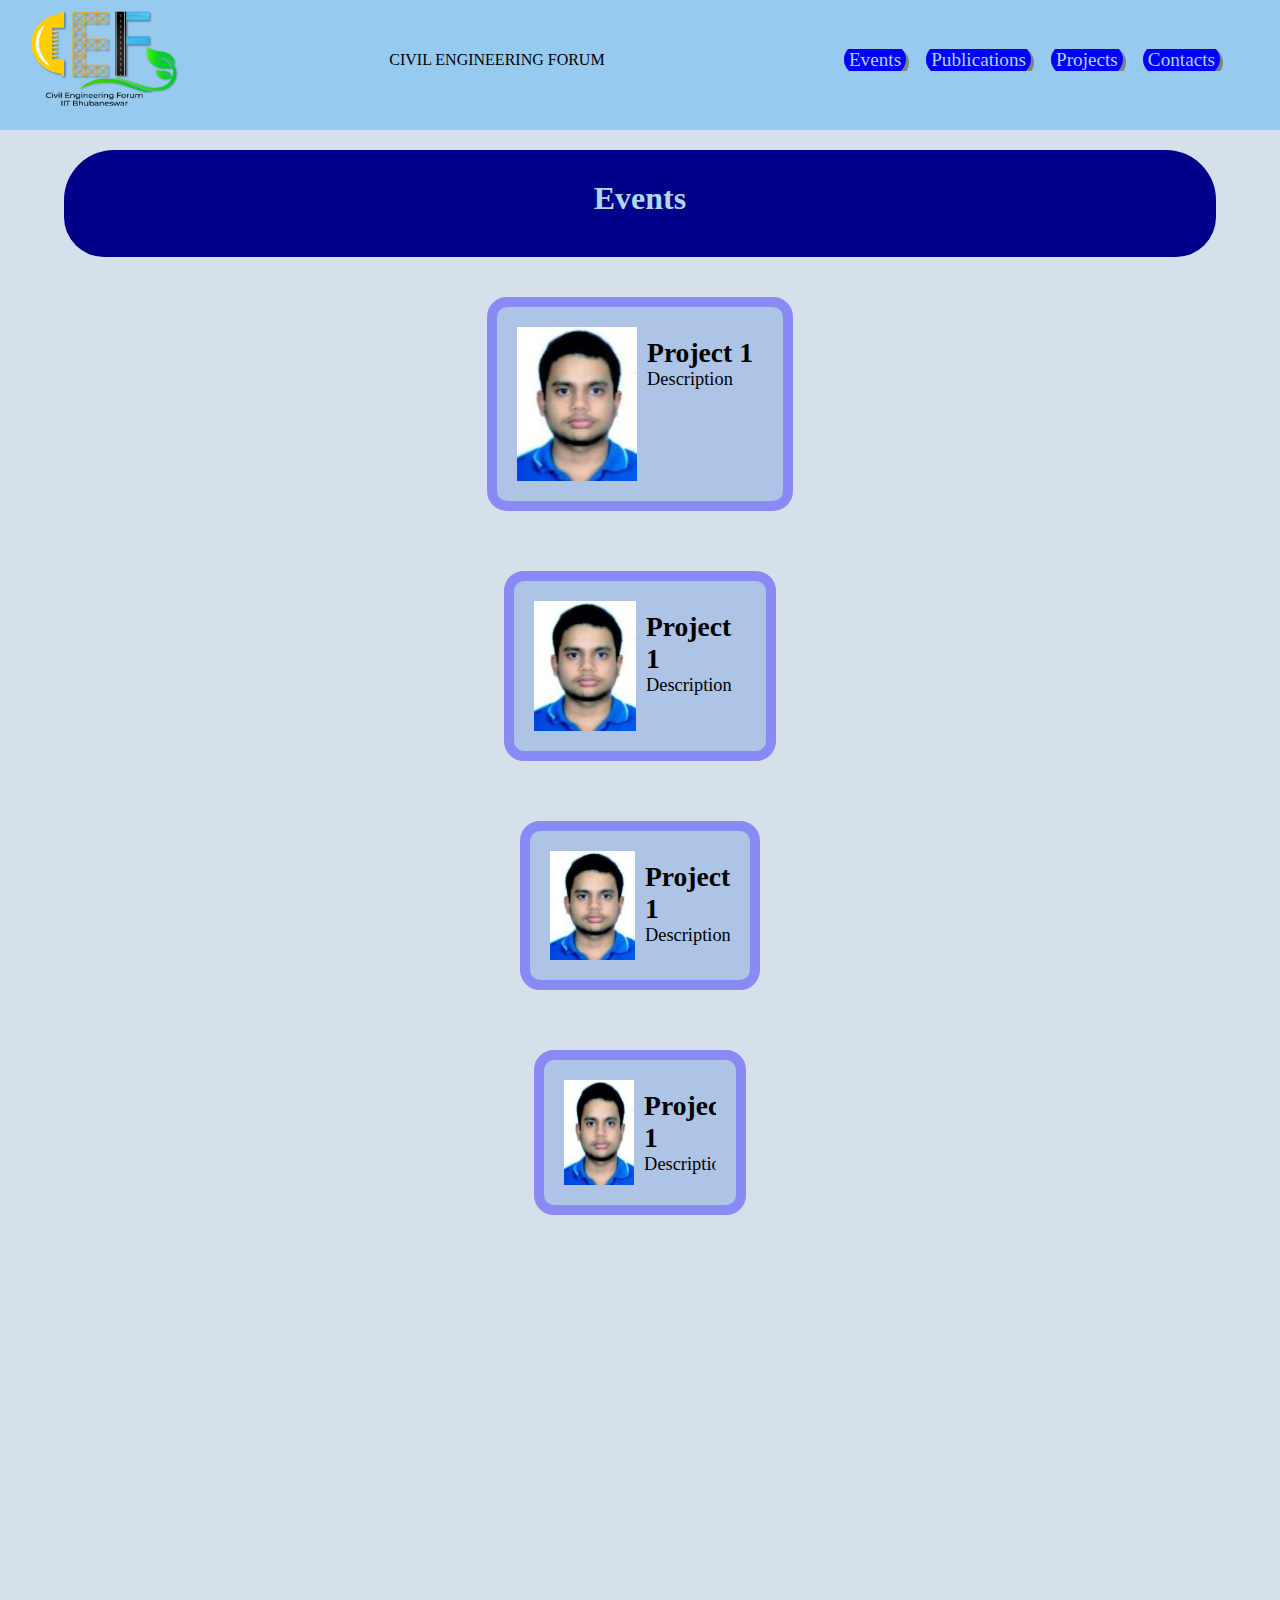
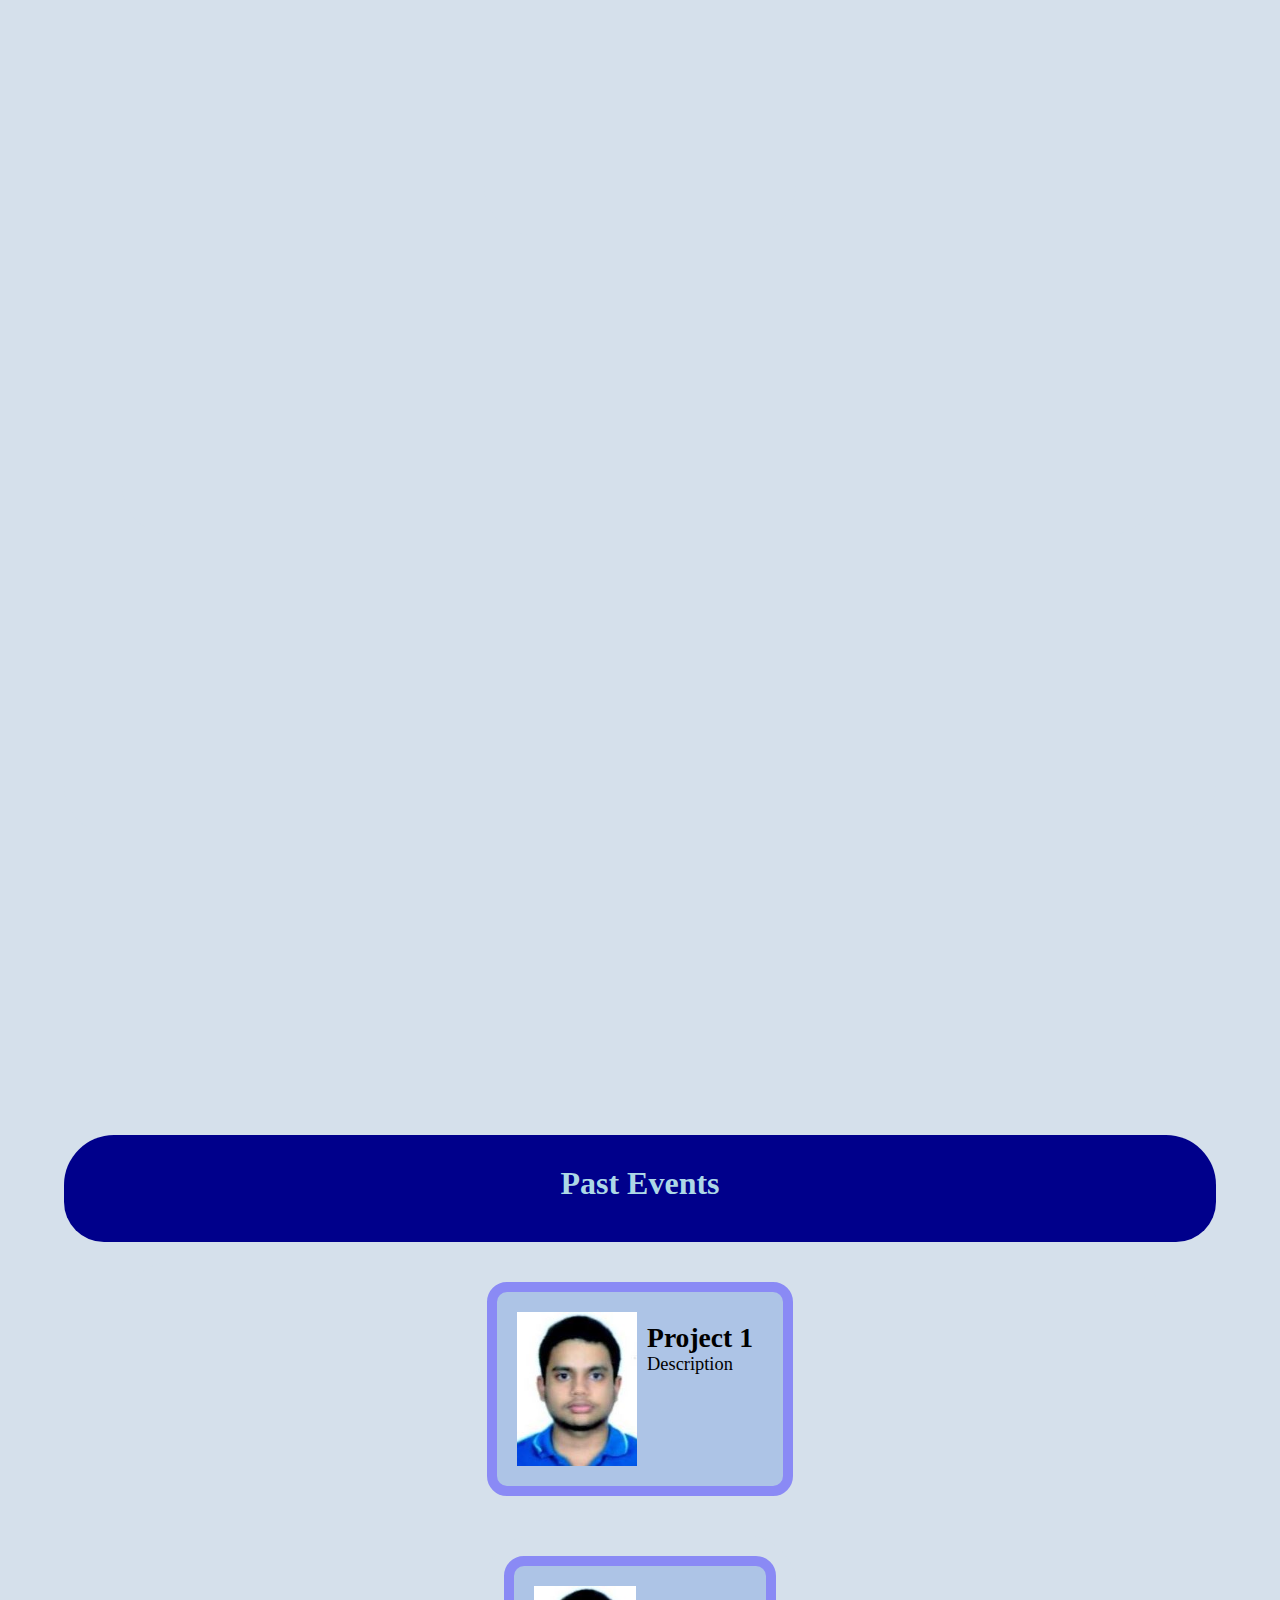
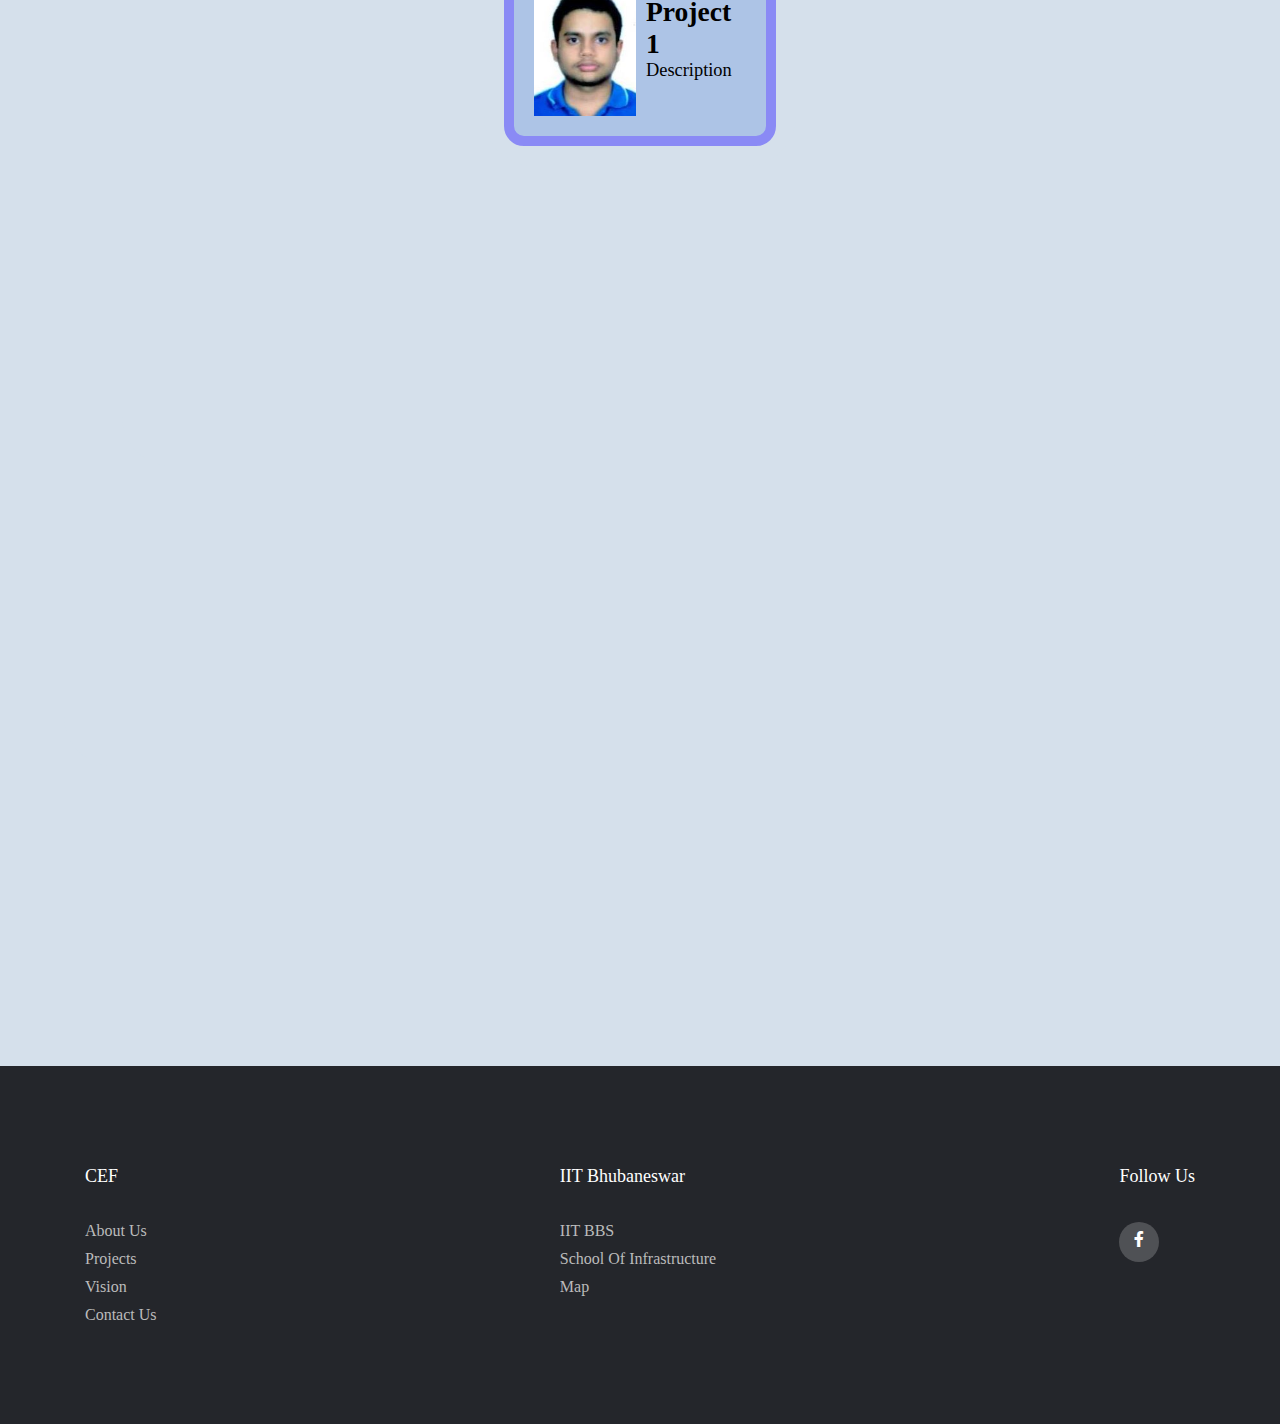
<file: Events.html>
<!DOCTYPE html>
<html lang="en">
  <head>
    <meta charset="UTF-8" />
    <meta http-equiv="X-UA-Compatible" content="IE=edge" />
    <meta name="viewport" content="width=device-width, initial-scale=1.0" />
    <title>CEF Website</title>
    <link rel = "icon" href ="/images/mainLogo.png" type = "image/x-icon">
    <link rel="stylesheet" href="/styles/Project.css" />
    <link rel="stylesheet" href="/styles/mainPageStyles.css" />


    <!-- linking Navbar and footer CSS styles file -->
    <link rel="stylesheet" href="/styles/NavbarFooter.css" />
  </head>
  <body onload="myPreloader()">
    <div id="loading"></div>

    <script>
      var preloader = document.getElementById("loading");
      function myPreloader() {
        preloader.style.display = "none";
      }
    </script>

<header>
  <img
    id="mainLogo"
    src="/images/mainLogo.png"
    alt="CEF Main Logo"
    onclick="window.location.href='index.html'"
  />
  <div id="nametitle" onclick="window.location.href='index.html'"><p>CIVIL ENGINEERING FORUM</p></div>

  <nav id="navLinks">
    <!--<ul>
      <li><a href="contactUs.html">Projects</a></li>
      <li><a href="">Blogs</a></li>
      <li><a href="">Academics</a></li>
      <li><a href="">Vision</a></li>
    </ul>-->
    <ul>
      <li>
        <a href="Events.html">
        Events
        </a>
      </li>
      <li>
        <a href="Publications.html">
        Publications
        </a>
      </li>
      <li><a href="Projects.html">
        Projects
        </a>
      </li>
      <li><a href="contactUs.html">
        Contacts
        </a></li>
  </ul>
  </nav>

</header>

    <div class="bodyOfPage">
      <section class="contactSection writeupBlock" id="project">
        <h1 class="label">Events</h1>
        <container class="contactGroup writeupBlock"><a href="#">
          <container class="individualContactFlexBox">
            <img
              class="profileImage"
              src="/images/OmkarSawant.jpg"
              alt="OmkarSawant Photo"
            />
            <p class="contactInfo">
              <b style="font-size: 1.5em; font-weight: 2em"> Project 1 </b>
              <br />
              Description
            </p>
          </container></a>
          <container class="contactGroup writeupBlock"><a href="#">
            <container class="individualContactFlexBox">
              <img
                class="profileImage"
                src="/images/OmkarSawant.jpg"
                alt="OmkarSawant Photo"
              />
              <p class="contactInfo">
                <b style="font-size: 1.5em; font-weight: 2em"> Project 1 </b>
                <br />
                Description
              </p>
            </container></a>
            <container class="contactGroup writeupBlock"><a href="#">
              <container class="individualContactFlexBox">
                <img
                  class="profileImage"
                  src="/images/OmkarSawant.jpg"
                  alt="OmkarSawant Photo"
                />
                <p class="contactInfo">
                  <b style="font-size: 1.5em; font-weight: 2em"> Project 1 </b>
                  <br />
                  Description
                </p>
              </container></a>
              <container class="contactGroup writeupBlock"><a href="#">
                <container class="individualContactFlexBox">
                  <img
                    class="profileImage"
                    src="/images/OmkarSawant.jpg"
                    alt="OmkarSawant Photo"
                  />
                  <p class="contactInfo">
                    <b style="font-size: 1.5em; font-weight: 2em"> Project 1 </b>
                    <br />
                    Description
                  </p>
                </container></a>
                </container>
              </section>
                <section class="contactSection writeupBlock" id="project">
                  <h1 class="label">Past Events</h1>
                  <container class="contactGroup writeupBlock"><a href="#">
                    <container class="individualContactFlexBox">
                      <img
                        class="profileImage"
                        src="/images/OmkarSawant.jpg"
                        alt="OmkarSawant Photo"
                      />
                      <p class="contactInfo">
                        <b style="font-size: 1.5em; font-weight: 2em"> Project 1 </b>
                        <br />
                        Description
                      </p>
                    </container></a>
                    <container class="contactGroup writeupBlock"><a href="#">
                      <container class="individualContactFlexBox">
                        <img
                          class="profileImage"
                          src="/images/OmkarSawant.jpg"
                          alt="OmkarSawant Photo"
                        />
                        <p class="contactInfo">
                          <b style="font-size: 1.5em; font-weight: 2em"> Project 1 </b>
                          <br />
                          Description
                        </p>
                      </container></a>
                      </container>
      </section>
    </div>

    <footer class="footer">
      <div class="footerContainer">
        <div class="row">
          <div class="footer-col">
            <h4>CEF</h4>
            <ul>
              <li><a href="#">About Us</a></li>
              <li><a href="#">Projects</a></li>
              <li><a href="#">Vision</a></li>
              <li><a href="#">Contact Us</a></li>
            </ul>
          </div>
          <div class="footer-col">
            <h4>IIT Bhubaneswar</h4>
            <ul>
              <li><a href="https://www.iitbbs.ac.in/" target="blank" >IIT BBS</a></li>
              <li><a href="https://www.iitbbs.ac.in/Infrastructure-home.php?code=if" target="blank"">School of Infrastructure</a></li>
              <li><a href="https://goo.gl/maps/dsJjPfS57hmJhQA46" target="blank">Map</a></li>
              <!-- <li><a href="#"></a></li> -->
              <!-- <li><a href="#">FAQ</a></li> -->
            </ul>
          </div>

          <div class="footer-col">
            <h4>Follow Us</h4>
            <div class="social-links">
              <a href="https://m.facebook.com/110035601516317/"><i class="fab fa-facebook-f"></i></a>
              <!-- <a href="#"><i class="fab fa-twitter"></i></a> -->
              <!-- <a href="#"><i class="fab fa-instagram"></i></a> -->
              <!-- <a href="#"><i class="fab fa-linkedin-in"></i></a> -->
            </div>
          </div>
        </div>
      </div>
    </footer>


    <script src="/logicScript/javaOmie.js"></script>
  </body>
</html>
</file>
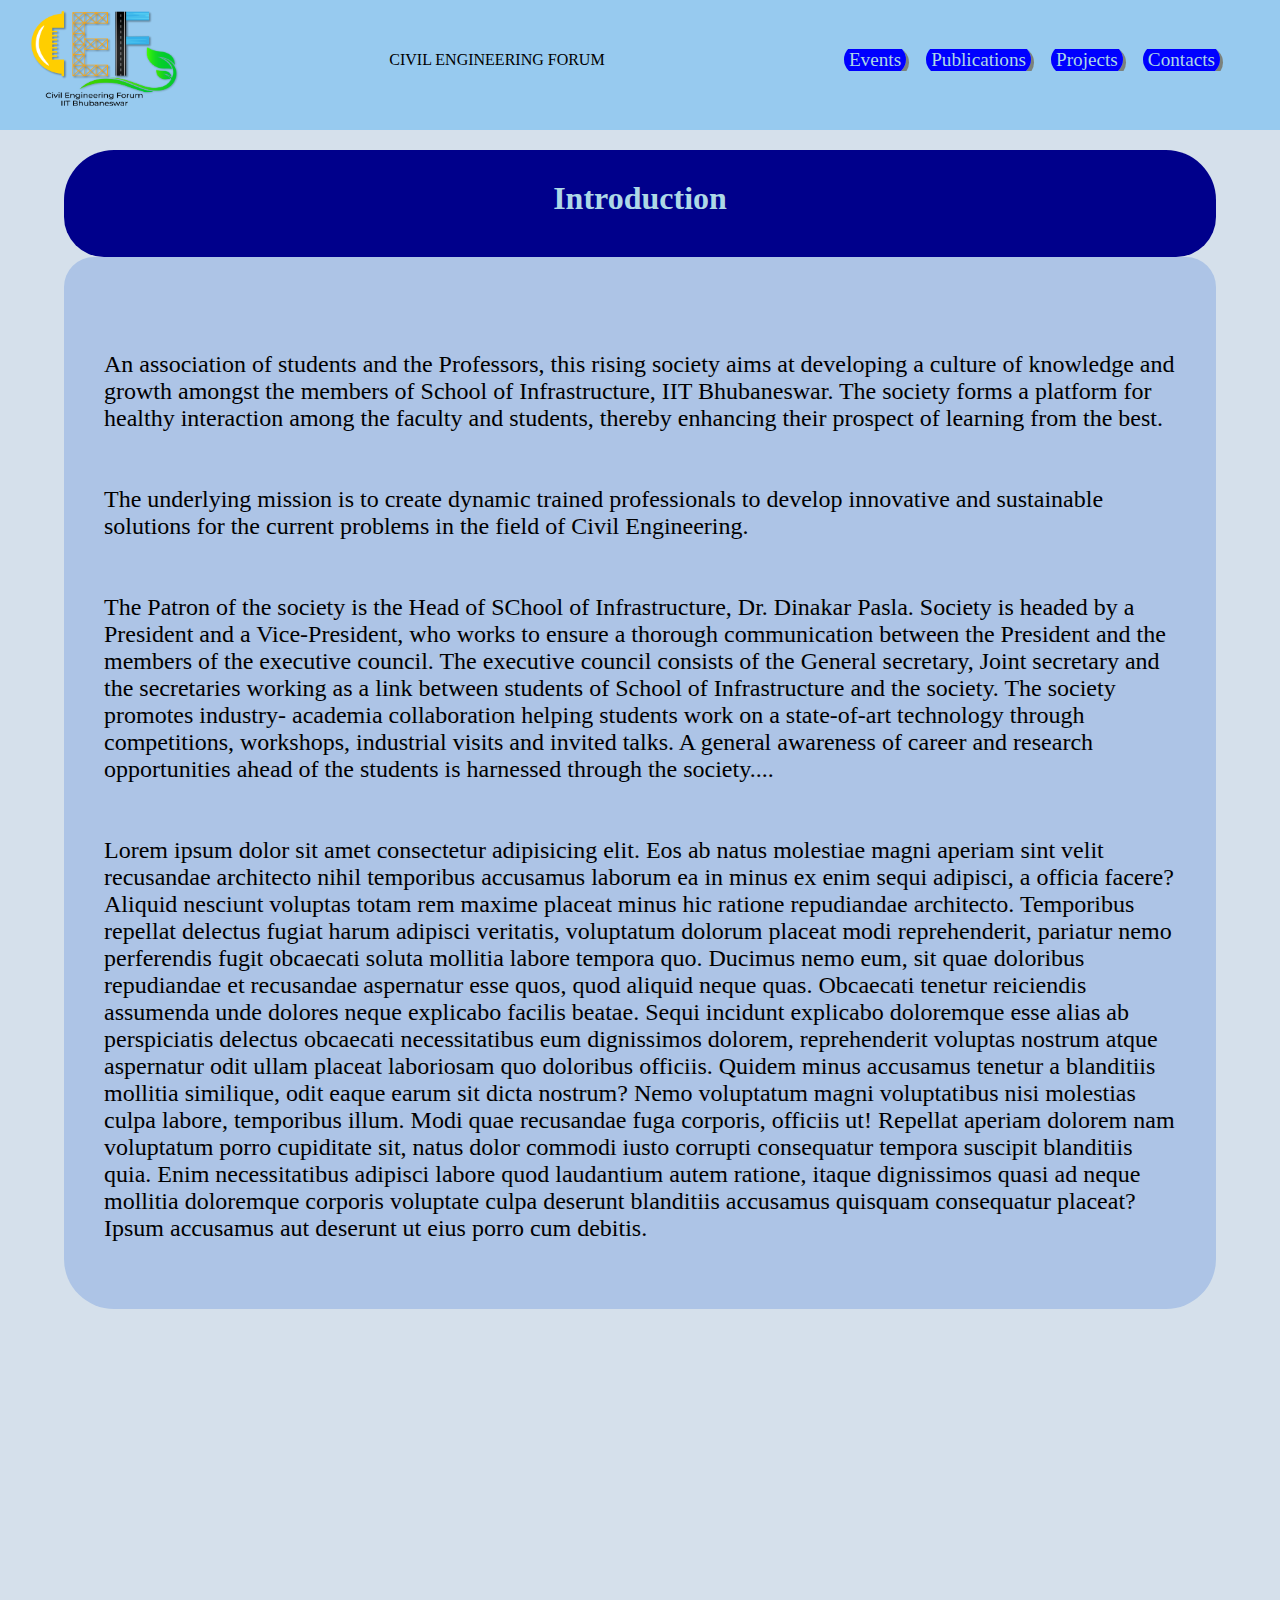
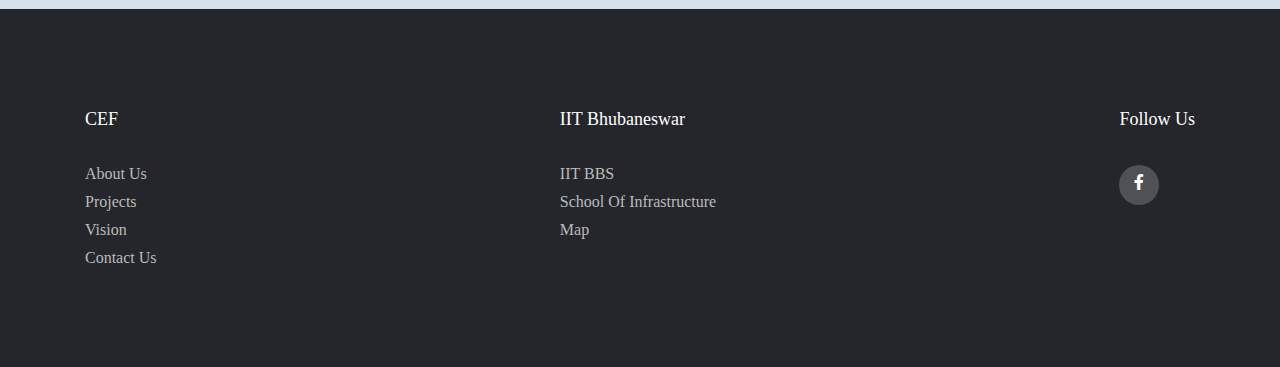
<file: Introduction.html>
<!DOCTYPE html>
<html lang="en">
  <head>
    <meta charset="UTF-8" />
    <meta http-equiv="X-UA-Compatible" content="IE=edge" />
    <meta name="viewport" content="width=device-width, initial-scale=1.0" />
    <title>CEF Website</title>
    <link rel = "icon" href ="/images/mainLogo.png" type = "image/x-icon">
    <link rel="stylesheet" href="/styles/mainPageStyles.css" />


    <!-- linking Navbar and footer CSS styles file -->
    <link rel="stylesheet" href="/styles/NavbarFooter.css" />
  </head>
  <body onload="myPreloader()">
    <div id="loading"></div>

    <script>
      var preloader = document.getElementById("loading");
      function myPreloader() {
        preloader.style.display = "none";
      }
    </script>

<header>
  <img
    id="mainLogo"
    src="/images/mainLogo.png"
    alt="CEF Main Logo"
    onclick="window.location.href='index.html'"
  />
  <div id="nametitle" onclick="window.location.href='index.html'"><p>CIVIL ENGINEERING FORUM</p></div>

  <nav id="navLinks">
    <!--<ul>
      <li><a href="contactUs.html">Projects</a></li>
      <li><a href="">Blogs</a></li>
      <li><a href="">Academics</a></li>
      <li><a href="">Vision</a></li>
    </ul>-->
    <ul>
    <li>
      <li>
        <a href="Events.html">
        Events
        </a>
      </li>
      <li>
        <a href="Publications.html">
        Publications
        </a>
      </li>
      <li><a href="Projects.html">
        Projects
        </a>
      </li>
      <li><a href="contactUs.html">
        Contacts
        </a></li>
  </ul>
  </nav>

</header>

    <div class="bodyOfPage">
        <div class="animationStabalizer">
            <section class="writeupBlock" id="introduction">
              <div class="label">Introduction</div>
              <p class="writeupBlockText">
                <br /><br />An association of students and the Professors, this
                rising society aims at developing a culture of knowledge and growth
                amongst the members of School of Infrastructure, IIT Bhubaneswar.
                The society forms a platform for healthy interaction among the
                faculty and students, thereby enhancing their prospect of learning
                from the best. <br /><br /><br />
                The underlying mission is to create dynamic trained professionals to
                develop innovative and sustainable solutions for the current
                problems in the field of Civil Engineering.
                <br /><br /><br />
                The Patron of the society is the Head of SChool of Infrastructure,
                Dr. Dinakar Pasla. Society is headed by a President and a
                Vice-President, who works to ensure a thorough communication between
                the President and the members of the executive council. The
                executive council consists of the General secretary, Joint secretary
                and the secretaries working as a link between students of School of
                Infrastructure and the society. The society promotes industry-
                academia collaboration helping students work on a state-of-art
                technology through competitions, workshops, industrial visits and
                invited talks. A general awareness of career and research
                opportunities ahead of the students is harnessed through the
                society....
               
                <br /><br /><br />
                Lorem ipsum dolor sit amet consectetur adipisicing elit. Eos ab
                natus molestiae magni aperiam sint velit recusandae architecto nihil
                temporibus accusamus laborum ea in minus ex enim sequi adipisci, a
                officia facere? Aliquid nesciunt voluptas totam rem maxime placeat
                minus hic ratione repudiandae architecto. Temporibus repellat
                delectus fugiat harum adipisci veritatis, voluptatum dolorum placeat
                modi reprehenderit, pariatur nemo perferendis fugit obcaecati soluta
                mollitia labore tempora quo. Ducimus nemo eum, sit quae doloribus
                repudiandae et recusandae aspernatur esse quos, quod aliquid neque
                quas. Obcaecati tenetur reiciendis assumenda unde dolores neque
                explicabo facilis beatae. Sequi incidunt explicabo doloremque esse
                alias ab perspiciatis delectus obcaecati necessitatibus eum
                dignissimos dolorem, reprehenderit voluptas nostrum atque aspernatur
                odit ullam placeat laboriosam quo doloribus officiis. Quidem minus
                accusamus tenetur a blanditiis mollitia similique, odit eaque earum
                sit dicta nostrum? Nemo voluptatum magni voluptatibus nisi molestias
                culpa labore, temporibus illum. Modi quae recusandae fuga corporis,
                officiis ut! Repellat aperiam dolorem nam voluptatum porro
                cupiditate sit, natus dolor commodi iusto corrupti consequatur
                tempora suscipit blanditiis quia. Enim necessitatibus adipisci
                labore quod laudantium autem ratione, itaque dignissimos quasi ad
                neque mollitia doloremque corporis voluptate culpa deserunt
                blanditiis accusamus quisquam consequatur placeat? Ipsum accusamus
                aut deserunt ut eius porro cum debitis.
                <br /><br /> 
              </p>
              </section>
    </div>
      

    <footer class="footer">
      <div class="footerContainer">
        <div class="row">
          <div class="footer-col">
            <h4>CEF</h4>
            <ul>
              <li><a href="#">About Us</a></li>
              <li><a href="#">Projects</a></li>
              <li><a href="#">Vision</a></li>
              <li><a href="#">Contact Us</a></li>
            </ul>
          </div>
          <div class="footer-col">
            <h4>IIT Bhubaneswar</h4>
            <ul>
              <li><a href="https://www.iitbbs.ac.in/" target="blank" >IIT BBS</a></li>
              <li><a href="https://www.iitbbs.ac.in/Infrastructure-home.php?code=if" target="blank"">School of Infrastructure</a></li>
              <li><a href="https://goo.gl/maps/dsJjPfS57hmJhQA46" target="blank">Map</a></li>
              <!-- <li><a href="#"></a></li> -->
              <!-- <li><a href="#">FAQ</a></li> -->
            </ul>
          </div>

          <div class="footer-col">
            <h4>Follow Us</h4>
            <div class="social-links">
              <a href="https://m.facebook.com/110035601516317/"><i class="fab fa-facebook-f"></i></a>
              <!-- <a href="#"><i class="fab fa-twitter"></i></a> -->
              <!-- <a href="#"><i class="fab fa-instagram"></i></a> -->
              <!-- <a href="#"><i class="fab fa-linkedin-in"></i></a> -->
            </div>
          </div>
        </div>
      </div>
    </footer>


    <script src="/logicScript/javaOmie.js"></script>
  </body>
</html>
</file>
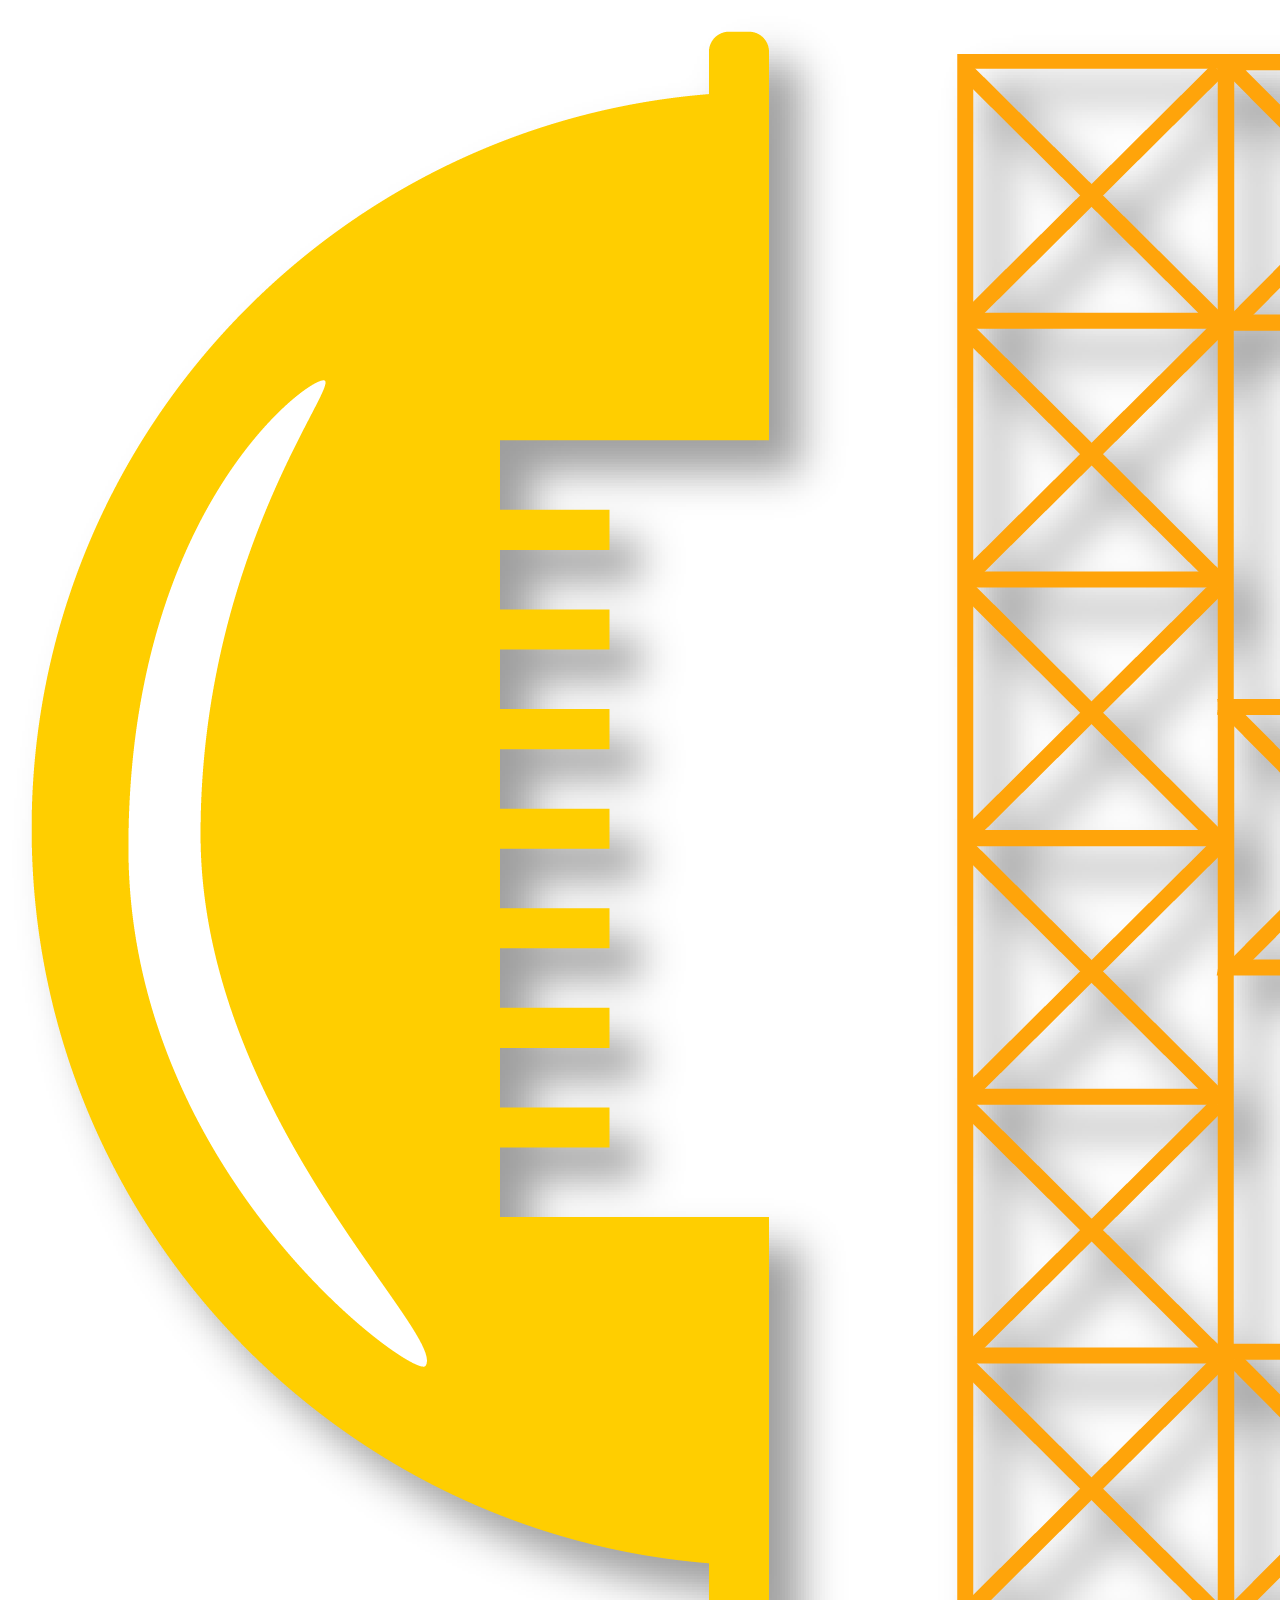
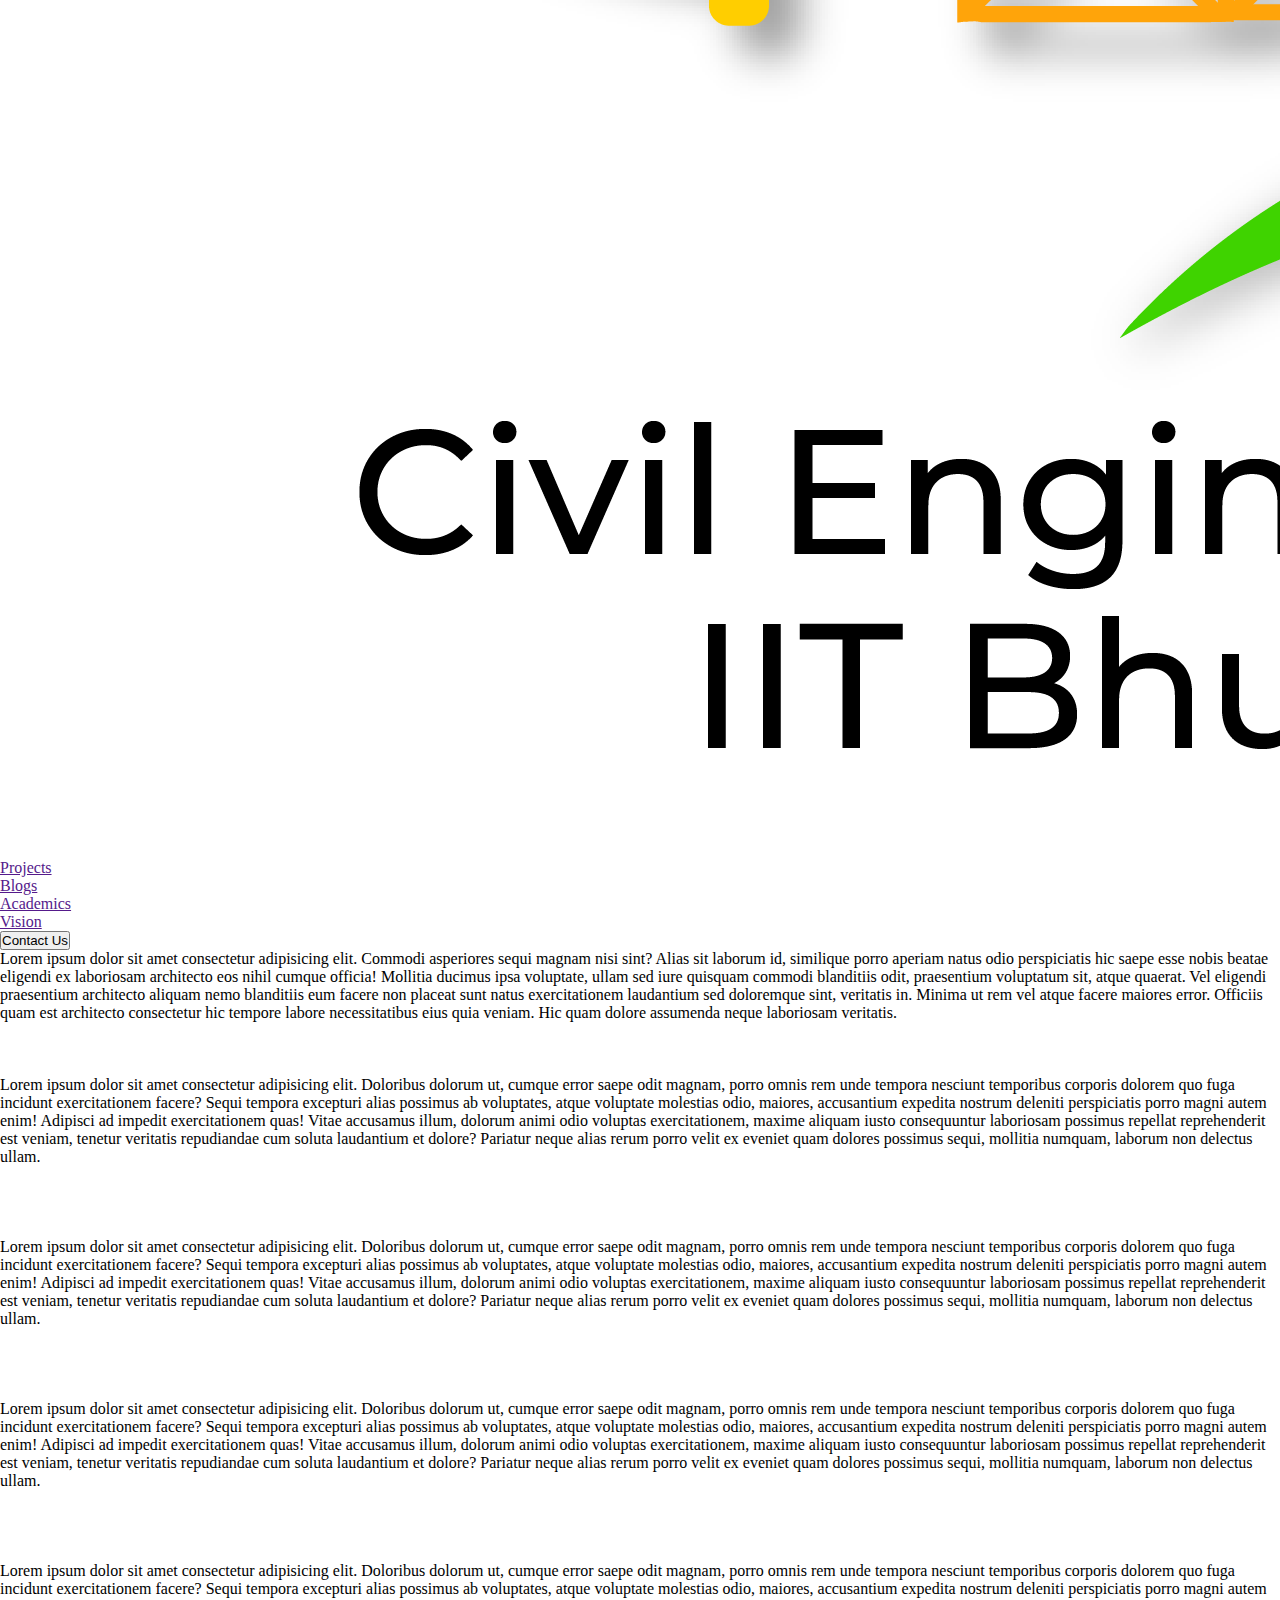
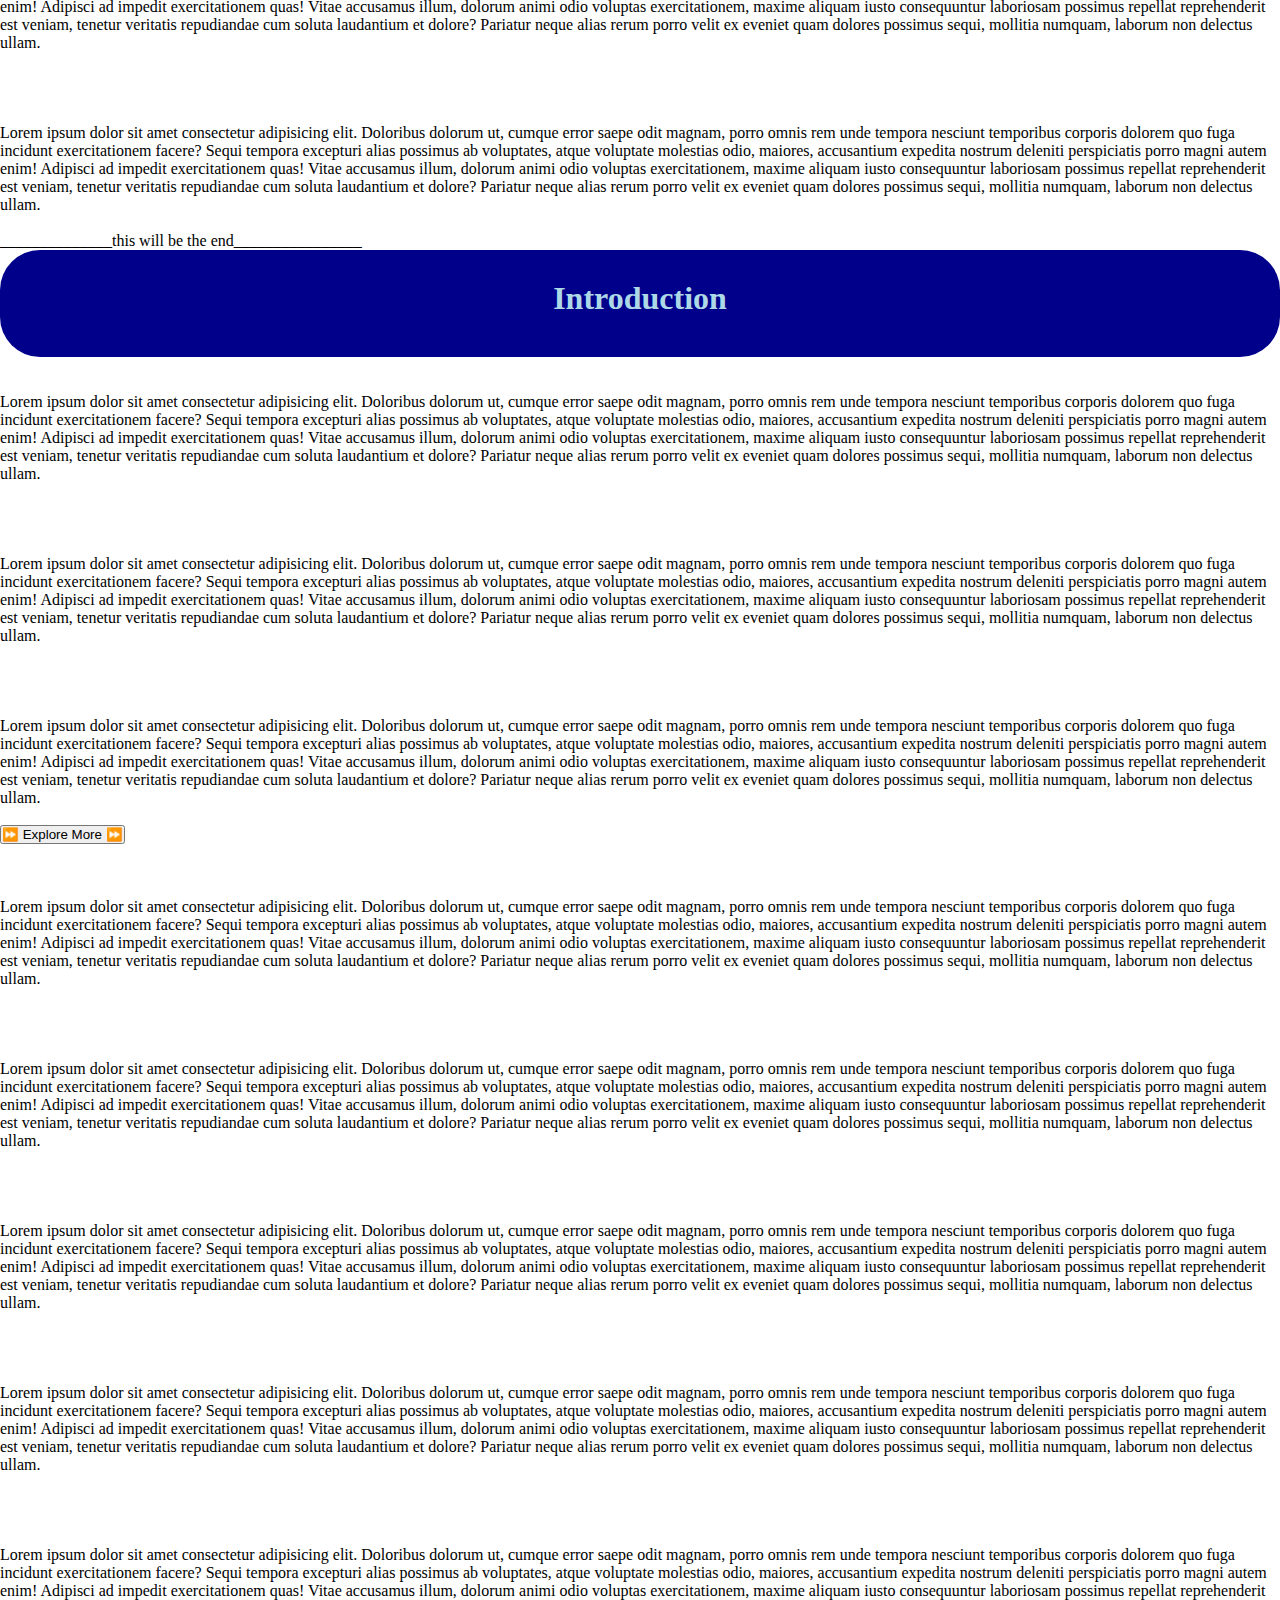
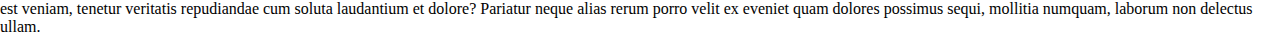
<file: mainPage.html>
<!DOCTYPE html>
<html lang="en">
  <head>
    <meta charset="UTF-8" />
    <meta http-equiv="X-UA-Compatible" content="IE=edge" />
    <meta name="viewport" content="width=device-width, initial-scale=1.0" />
    <title>CES Website</title>
    <link rel="stylesheet" href="/styles/mainPageStyles.css" />
  </head>
  <body onload="myPreloader()">
    <div id="loading"></div>

    <script>
      var preloader = document.getElementById("loading");
      function myPreloader() {
        preloader.style.display = "none";
      }
    </script>

    <header>
      <img id="mainLogo" src="/images/mainLogo.png" alt="Nakshatra Main Logo" />
      <nav id="navLinks">
        <ul>
          <li><a href="">Projects</a></li>
          <li><a href="">Blogs</a></li>
          <li><a href="">Academics</a></li>
          <li><a href="">Vision</a></li>
        </ul>
        <button id="navContact" onclick="window.location.href='#'">
          Contact Us
        </button>
      </nav>
    </header>

    <div class="bodyOfPage">
      <section>
        <p>
          Lorem ipsum dolor sit amet consectetur adipisicing elit. Commodi
          asperiores sequi magnam nisi sint? Alias sit laborum id, similique
          porro aperiam natus odio perspiciatis hic saepe esse nobis beatae
          eligendi ex laboriosam architecto eos nihil cumque officia! Mollitia
          ducimus ipsa voluptate, ullam sed iure quisquam commodi blanditiis
          odit, praesentium voluptatum sit, atque quaerat. Vel eligendi
          praesentium architecto aliquam nemo blanditiis eum facere non placeat
          sunt natus exercitationem laudantium sed doloremque sint, veritatis
          in. Minima ut rem vel atque facere maiores error. Officiis quam est
          architecto consectetur hic tempore labore necessitatibus eius quia
          veniam. Hic quam dolore assumenda neque laboriosam veritatis.
        </p>

        <br /><br /><br />Lorem ipsum dolor sit amet consectetur adipisicing
        elit. Doloribus dolorum ut, cumque error saepe odit magnam, porro omnis
        rem unde tempora nesciunt temporibus corporis dolorem quo fuga incidunt
        exercitationem facere? Sequi tempora excepturi alias possimus ab
        voluptates, atque voluptate molestias odio, maiores, accusantium
        expedita nostrum deleniti perspiciatis porro magni autem enim! Adipisci
        ad impedit exercitationem quas! Vitae accusamus illum, dolorum animi
        odio voluptas exercitationem, maxime aliquam iusto consequuntur
        laboriosam possimus repellat reprehenderit est veniam, tenetur veritatis
        repudiandae cum soluta laudantium et dolore? Pariatur neque alias rerum
        porro velit ex eveniet quam dolores possimus sequi, mollitia numquam,
        laborum non delectus ullam.<br /><br />

        <br /><br /><br />Lorem ipsum dolor sit amet consectetur adipisicing
        elit. Doloribus dolorum ut, cumque error saepe odit magnam, porro omnis
        rem unde tempora nesciunt temporibus corporis dolorem quo fuga incidunt
        exercitationem facere? Sequi tempora excepturi alias possimus ab
        voluptates, atque voluptate molestias odio, maiores, accusantium
        expedita nostrum deleniti perspiciatis porro magni autem enim! Adipisci
        ad impedit exercitationem quas! Vitae accusamus illum, dolorum animi
        odio voluptas exercitationem, maxime aliquam iusto consequuntur
        laboriosam possimus repellat reprehenderit est veniam, tenetur veritatis
        repudiandae cum soluta laudantium et dolore? Pariatur neque alias rerum
        porro velit ex eveniet quam dolores possimus sequi, mollitia numquam,
        laborum non delectus ullam.<br /><br />

        <br /><br /><br />Lorem ipsum dolor sit amet consectetur adipisicing
        elit. Doloribus dolorum ut, cumque error saepe odit magnam, porro omnis
        rem unde tempora nesciunt temporibus corporis dolorem quo fuga incidunt
        exercitationem facere? Sequi tempora excepturi alias possimus ab
        voluptates, atque voluptate molestias odio, maiores, accusantium
        expedita nostrum deleniti perspiciatis porro magni autem enim! Adipisci
        ad impedit exercitationem quas! Vitae accusamus illum, dolorum animi
        odio voluptas exercitationem, maxime aliquam iusto consequuntur
        laboriosam possimus repellat reprehenderit est veniam, tenetur veritatis
        repudiandae cum soluta laudantium et dolore? Pariatur neque alias rerum
        porro velit ex eveniet quam dolores possimus sequi, mollitia numquam,
        laborum non delectus ullam.<br /><br />
        <br /><br /><br />Lorem ipsum dolor sit amet consectetur adipisicing
        elit. Doloribus dolorum ut, cumque error saepe odit magnam, porro omnis
        rem unde tempora nesciunt temporibus corporis dolorem quo fuga incidunt
        exercitationem facere? Sequi tempora excepturi alias possimus ab
        voluptates, atque voluptate molestias odio, maiores, accusantium
        expedita nostrum deleniti perspiciatis porro magni autem enim! Adipisci
        ad impedit exercitationem quas! Vitae accusamus illum, dolorum animi
        odio voluptas exercitationem, maxime aliquam iusto consequuntur
        laboriosam possimus repellat reprehenderit est veniam, tenetur veritatis
        repudiandae cum soluta laudantium et dolore? Pariatur neque alias rerum
        porro velit ex eveniet quam dolores possimus sequi, mollitia numquam,
        laborum non delectus ullam.<br /><br />

        <br /><br /><br />Lorem ipsum dolor sit amet consectetur adipisicing
        elit. Doloribus dolorum ut, cumque error saepe odit magnam, porro omnis
        rem unde tempora nesciunt temporibus corporis dolorem quo fuga incidunt
        exercitationem facere? Sequi tempora excepturi alias possimus ab
        voluptates, atque voluptate molestias odio, maiores, accusantium
        expedita nostrum deleniti perspiciatis porro magni autem enim! Adipisci
        ad impedit exercitationem quas! Vitae accusamus illum, dolorum animi
        odio voluptas exercitationem, maxime aliquam iusto consequuntur
        laboriosam possimus repellat reprehenderit est veniam, tenetur veritatis
        repudiandae cum soluta laudantium et dolore? Pariatur neque alias rerum
        porro velit ex eveniet quam dolores possimus sequi, mollitia numquam,
        laborum non delectus ullam.<br /><br />

        ______________this will be the end________________
      </section>

      <section class="introduction">
        <div class="label">Introduction</div>
        <p id="introductionText">
          <br /><br />Lorem ipsum dolor sit amet consectetur adipisicing elit.
          Doloribus dolorum ut, cumque error saepe odit magnam, porro omnis rem
          unde tempora nesciunt temporibus corporis dolorem quo fuga incidunt
          exercitationem facere? Sequi tempora excepturi alias possimus ab
          voluptates, atque voluptate molestias odio, maiores, accusantium
          expedita nostrum deleniti perspiciatis porro magni autem enim!
          Adipisci ad impedit exercitationem quas! Vitae accusamus illum,
          dolorum animi odio voluptas exercitationem, maxime aliquam iusto
          consequuntur laboriosam possimus repellat reprehenderit est veniam,
          tenetur veritatis repudiandae cum soluta laudantium et dolore?
          Pariatur neque alias rerum porro velit ex eveniet quam dolores
          possimus sequi, mollitia numquam, laborum non delectus ullam.<br /><br />

          <br /><br /><br />Lorem ipsum dolor sit amet consectetur adipisicing
          elit. Doloribus dolorum ut, cumque error saepe odit magnam, porro
          omnis rem unde tempora nesciunt temporibus corporis dolorem quo fuga
          incidunt exercitationem facere? Sequi tempora excepturi alias possimus
          ab voluptates, atque voluptate molestias odio, maiores, accusantium
          expedita nostrum deleniti perspiciatis porro magni autem enim!
          Adipisci ad impedit exercitationem quas! Vitae accusamus illum,
          dolorum animi odio voluptas exercitationem, maxime aliquam iusto
          consequuntur laboriosam possimus repellat reprehenderit est veniam,
          tenetur veritatis repudiandae cum soluta laudantium et dolore?
          Pariatur neque alias rerum porro velit ex eveniet quam dolores
          possimus sequi, mollitia numquam, laborum non delectus ullam.<br /><br />
          <br /><br /><br />Lorem ipsum dolor sit amet consectetur adipisicing
          elit. Doloribus dolorum ut, cumque error saepe odit magnam, porro
          omnis rem unde tempora nesciunt temporibus corporis dolorem quo fuga
          incidunt exercitationem facere? Sequi tempora excepturi alias possimus
          ab voluptates, atque voluptate molestias odio, maiores, accusantium
          expedita nostrum deleniti perspiciatis porro magni autem enim!
          Adipisci ad impedit exercitationem quas! Vitae accusamus illum,
          dolorum animi odio voluptas exercitationem, maxime aliquam iusto
          consequuntur laboriosam possimus repellat reprehenderit est veniam,
          tenetur veritatis repudiandae cum soluta laudantium et dolore?
          Pariatur neque alias rerum porro velit ex eveniet quam dolores
          possimus sequi, mollitia numquam, laborum non delectus ullam.<br /><br />
        </p>

        <button
          id="introductionButtonExploreMore"
          onclick="window.location.href='#'"
        >
          ⏩ Explore More ⏩
        </button>
      </section>

      <br /><br /><br />Lorem ipsum dolor sit amet consectetur adipisicing elit.
      Doloribus dolorum ut, cumque error saepe odit magnam, porro omnis rem unde
      tempora nesciunt temporibus corporis dolorem quo fuga incidunt
      exercitationem facere? Sequi tempora excepturi alias possimus ab
      voluptates, atque voluptate molestias odio, maiores, accusantium expedita
      nostrum deleniti perspiciatis porro magni autem enim! Adipisci ad impedit
      exercitationem quas! Vitae accusamus illum, dolorum animi odio voluptas
      exercitationem, maxime aliquam iusto consequuntur laboriosam possimus
      repellat reprehenderit est veniam, tenetur veritatis repudiandae cum
      soluta laudantium et dolore? Pariatur neque alias rerum porro velit ex
      eveniet quam dolores possimus sequi, mollitia numquam, laborum non
      delectus ullam.<br /><br />

      <br /><br /><br />Lorem ipsum dolor sit amet consectetur adipisicing elit.
      Doloribus dolorum ut, cumque error saepe odit magnam, porro omnis rem unde
      tempora nesciunt temporibus corporis dolorem quo fuga incidunt
      exercitationem facere? Sequi tempora excepturi alias possimus ab
      voluptates, atque voluptate molestias odio, maiores, accusantium expedita
      nostrum deleniti perspiciatis porro magni autem enim! Adipisci ad impedit
      exercitationem quas! Vitae accusamus illum, dolorum animi odio voluptas
      exercitationem, maxime aliquam iusto consequuntur laboriosam possimus
      repellat reprehenderit est veniam, tenetur veritatis repudiandae cum
      soluta laudantium et dolore? Pariatur neque alias rerum porro velit ex
      eveniet quam dolores possimus sequi, mollitia numquam, laborum non
      delectus ullam.<br /><br />

      <br /><br /><br />Lorem ipsum dolor sit amet consectetur adipisicing elit.
      Doloribus dolorum ut, cumque error saepe odit magnam, porro omnis rem unde
      tempora nesciunt temporibus corporis dolorem quo fuga incidunt
      exercitationem facere? Sequi tempora excepturi alias possimus ab
      voluptates, atque voluptate molestias odio, maiores, accusantium expedita
      nostrum deleniti perspiciatis porro magni autem enim! Adipisci ad impedit
      exercitationem quas! Vitae accusamus illum, dolorum animi odio voluptas
      exercitationem, maxime aliquam iusto consequuntur laboriosam possimus
      repellat reprehenderit est veniam, tenetur veritatis repudiandae cum
      soluta laudantium et dolore? Pariatur neque alias rerum porro velit ex
      eveniet quam dolores possimus sequi, mollitia numquam, laborum non
      delectus ullam.<br /><br />

      <br /><br /><br />Lorem ipsum dolor sit amet consectetur adipisicing elit.
      Doloribus dolorum ut, cumque error saepe odit magnam, porro omnis rem unde
      tempora nesciunt temporibus corporis dolorem quo fuga incidunt
      exercitationem facere? Sequi tempora excepturi alias possimus ab
      voluptates, atque voluptate molestias odio, maiores, accusantium expedita
      nostrum deleniti perspiciatis porro magni autem enim! Adipisci ad impedit
      exercitationem quas! Vitae accusamus illum, dolorum animi odio voluptas
      exercitationem, maxime aliquam iusto consequuntur laboriosam possimus
      repellat reprehenderit est veniam, tenetur veritatis repudiandae cum
      soluta laudantium et dolore? Pariatur neque alias rerum porro velit ex
      eveniet quam dolores possimus sequi, mollitia numquam, laborum non
      delectus ullam.<br /><br />

      <br /><br /><br />Lorem ipsum dolor sit amet consectetur adipisicing elit.
      Doloribus dolorum ut, cumque error saepe odit magnam, porro omnis rem unde
      tempora nesciunt temporibus corporis dolorem quo fuga incidunt
      exercitationem facere? Sequi tempora excepturi alias possimus ab
      voluptates, atque voluptate molestias odio, maiores, accusantium expedita
      nostrum deleniti perspiciatis porro magni autem enim! Adipisci ad impedit
      exercitationem quas! Vitae accusamus illum, dolorum animi odio voluptas
      exercitationem, maxime aliquam iusto consequuntur laboriosam possimus
      repellat reprehenderit est veniam, tenetur veritatis repudiandae cum
      soluta laudantium et dolore? Pariatur neque alias rerum porro velit ex
      eveniet quam dolores possimus sequi, mollitia numquam, laborum non
      delectus ullam.<br /><br />
    </div>
  </body>

  <script src="https://ajax.googleapis.com/ajax/libs/jquery/3.3.1/jquery.min.js"></script>
  <script>
    $(document).ready(function () {
      // Add smooth scrolling to all links
      $("a").on("click", function (event) {
        // Make sure this.hash has a value before overriding default behavior
        if (this.hash !== "") {
          // Prevent default anchor click behavior
          event.preventDefault();

          // Store hash
          var hash = this.hash;

          // Using jQuery's animate() method to add smooth page scroll
          // The optional number (800) specifies the number of milliseconds it takes to scroll to the specified area
          $("html, body").animate(
            {
              scrollTop: $(hash).offset().top,
            },
            800,
            function () {
              // Add hash (#) to URL when done scrolling (default click behavior)
              window.location.hash = hash;
            }
          );
        } // End if
      });
    });
  </script>
</html>
</file>
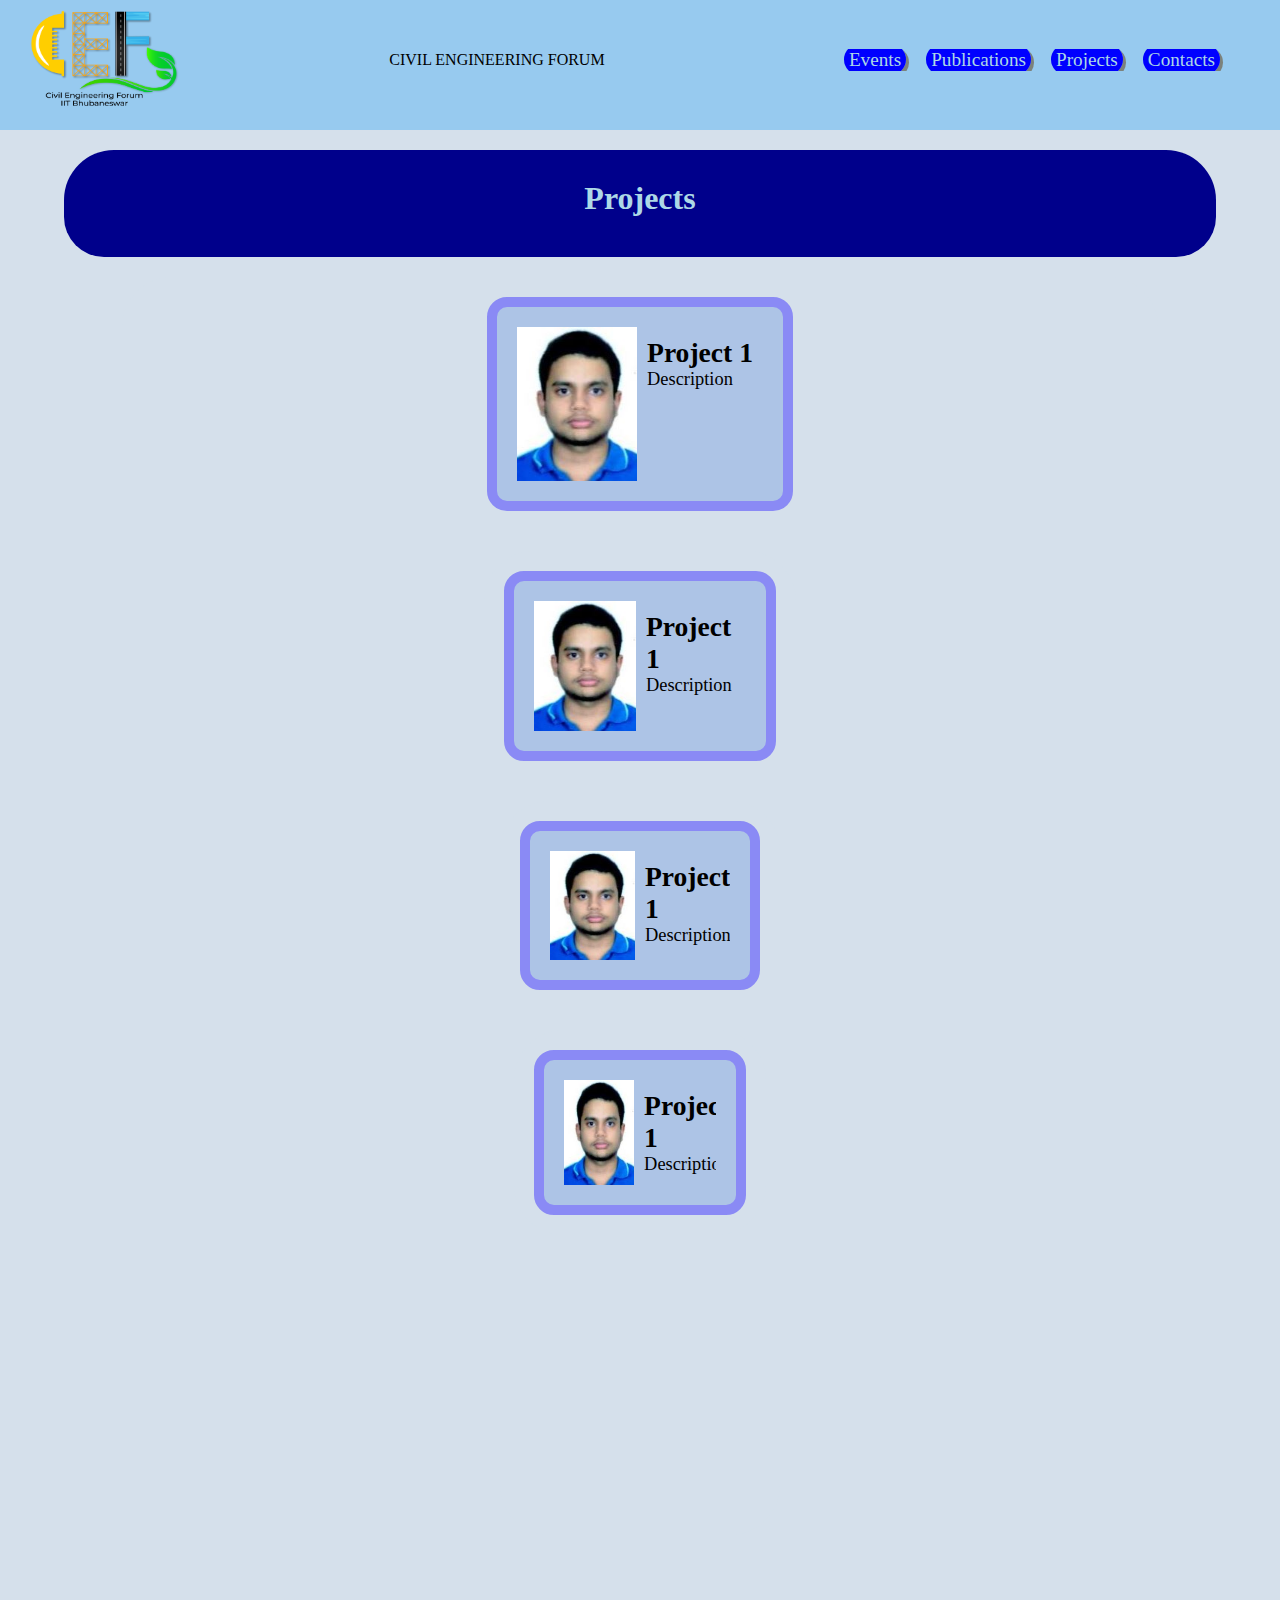
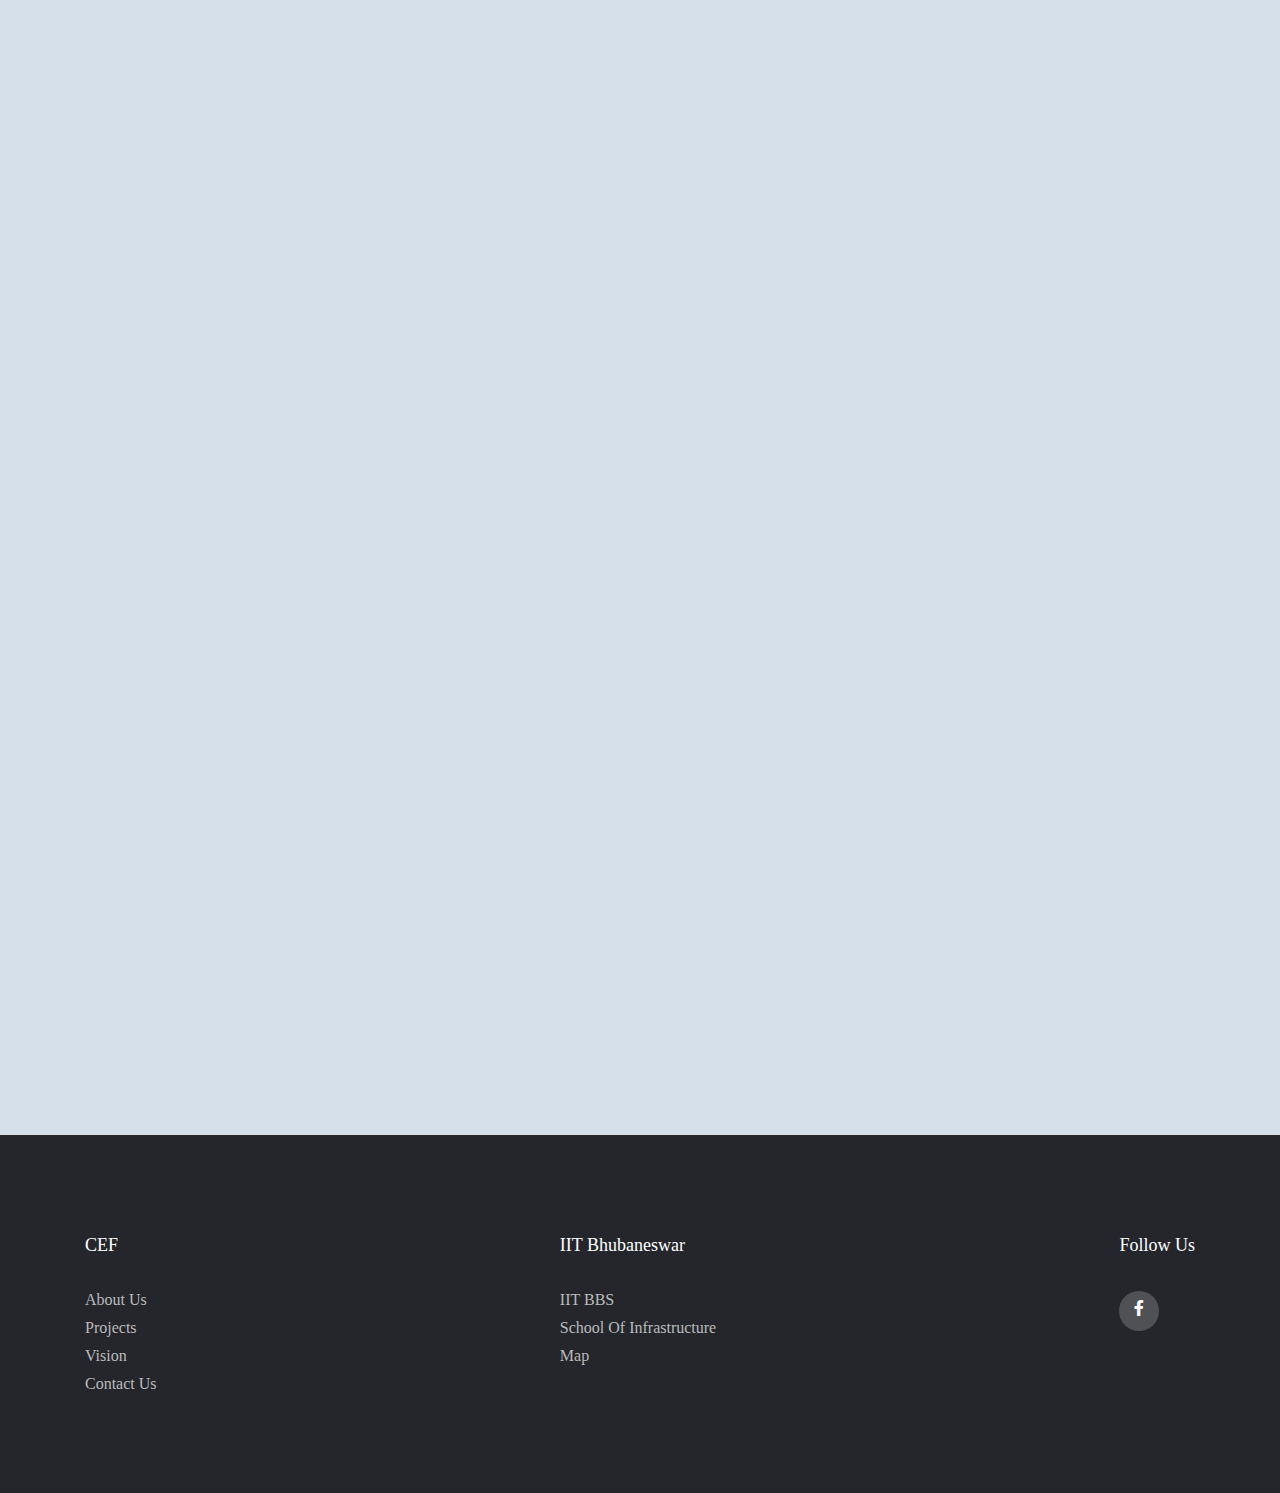
<file: Projects.html>
<!DOCTYPE html>
<html lang="en">
  <head>
    <meta charset="UTF-8" />
    <meta http-equiv="X-UA-Compatible" content="IE=edge" />
    <meta name="viewport" content="width=device-width, initial-scale=1.0" />
    <title>CEF Website</title>
    <link rel = "icon" href ="/images/mainLogo.png" type = "image/x-icon">
    <link rel="stylesheet" href="/styles/Project.css" />
    <link rel="stylesheet" href="/styles/mainPageStyles.css" />


    <!-- linking Navbar and footer CSS styles file -->
    <link rel="stylesheet" href="/styles/NavbarFooter.css" />
  </head>
  <body onload="myPreloader()">
    <div id="loading"></div>

    <script>
      var preloader = document.getElementById("loading");
      function myPreloader() {
        preloader.style.display = "none";
      }
    </script>

<header>
  <img
    id="mainLogo"
    src="/images/mainLogo.png"
    alt="CEF Main Logo"
    onclick="window.location.href='index.html'"
  />
  <div id="nametitle" onclick="window.location.href='index.html'"><p>CIVIL ENGINEERING FORUM</p></div>

  <nav id="navLinks">
    <!--<ul>
      <li><a href="contactUs.html">Projects</a></li>
      <li><a href="">Blogs</a></li>
      <li><a href="">Academics</a></li>
      <li><a href="">Vision</a></li>
    </ul>-->
    <ul>
      <li>
        <a href="Events.html">
        Events
        </a>
      </li>
      <li>
        <a href="Publications.html">
        Publications
        </a>
      </li>
      <li><a href="Projects.html">
        Projects
        </a>
      </li>
      <li><a href="contactUs.html">
        Contacts
        </a></li>
  </ul>
  </nav>

</header>

    <div class="bodyOfPage">
      <section class="contactSection writeupBlock" id="project">
        <h1 class="label">Projects</h1>
        <container class="contactGroup writeupBlock"><a href="#">
          <container class="individualContactFlexBox">
            <img
              class="profileImage"
              src="/images/OmkarSawant.jpg"
              alt="OmkarSawant Photo"
            />
            <p class="contactInfo">
              <b style="font-size: 1.5em; font-weight: 2em"> Project 1 </b>
              <br />
              Description
            </p>
          </container></a>
          <container class="contactGroup writeupBlock"><a href="#">
            <container class="individualContactFlexBox">
              <img
                class="profileImage"
                src="/images/OmkarSawant.jpg"
                alt="OmkarSawant Photo"
              />
              <p class="contactInfo">
                <b style="font-size: 1.5em; font-weight: 2em"> Project 1 </b>
                <br />
                Description
              </p>
            </container></a>
            <container class="contactGroup writeupBlock"><a href="#">
              <container class="individualContactFlexBox">
                <img
                  class="profileImage"
                  src="/images/OmkarSawant.jpg"
                  alt="OmkarSawant Photo"
                />
                <p class="contactInfo">
                  <b style="font-size: 1.5em; font-weight: 2em"> Project 1 </b>
                  <br />
                  Description
                </p>
              </container></a>
              <container class="contactGroup writeupBlock"><a href="#">
                <container class="individualContactFlexBox">
                  <img
                    class="profileImage"
                    src="/images/OmkarSawant.jpg"
                    alt="OmkarSawant Photo"
                  />
                  <p class="contactInfo">
                    <b style="font-size: 1.5em; font-weight: 2em"> Project 1 </b>
                    <br />
                    Description
                  </p>
                </container></a>
                </container>
      </section>
    </div>

    <footer class="footer">
      <div class="footerContainer">
        <div class="row">
          <div class="footer-col">
            <h4>CEF</h4>
            <ul>
              <li><a href="#">About Us</a></li>
              <li><a href="#">Projects</a></li>
              <li><a href="#">Vision</a></li>
              <li><a href="#">Contact Us</a></li>
            </ul>
          </div>
          <div class="footer-col">
            <h4>IIT Bhubaneswar</h4>
            <ul>
              <li><a href="https://www.iitbbs.ac.in/" target="blank" >IIT BBS</a></li>
              <li><a href="https://www.iitbbs.ac.in/Infrastructure-home.php?code=if" target="blank"">School of Infrastructure</a></li>
              <li><a href="https://goo.gl/maps/dsJjPfS57hmJhQA46" target="blank">Map</a></li>
              <!-- <li><a href="#"></a></li> -->
              <!-- <li><a href="#">FAQ</a></li> -->
            </ul>
          </div>

          <div class="footer-col">
            <h4>Follow Us</h4>
            <div class="social-links">
              <a href="https://m.facebook.com/110035601516317/"><i class="fab fa-facebook-f"></i></a>
              <!-- <a href="#"><i class="fab fa-twitter"></i></a> -->
              <!-- <a href="#"><i class="fab fa-instagram"></i></a> -->
              <!-- <a href="#"><i class="fab fa-linkedin-in"></i></a> -->
            </div>
          </div>
        </div>
      </div>
    </footer>


    <script src="/logicScript/javaOmie.js"></script>
  </body>
</html>
</file>
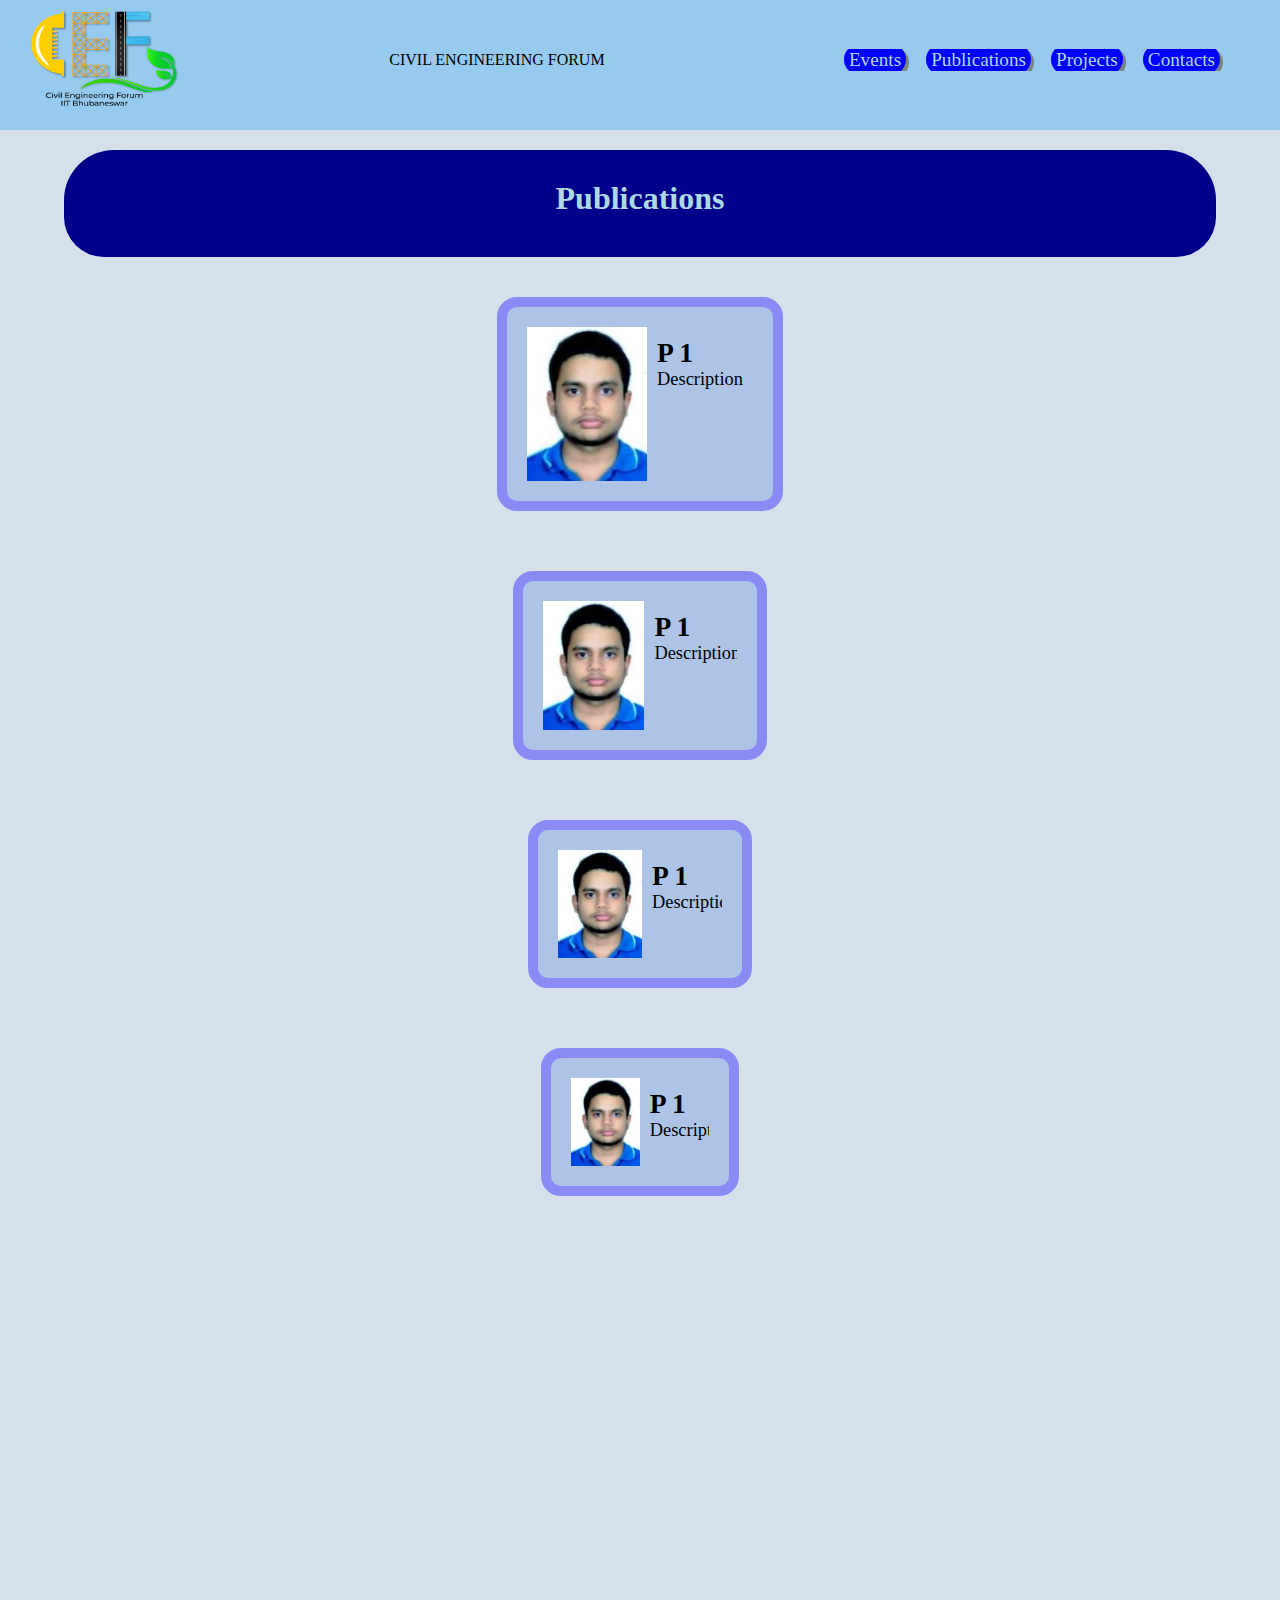
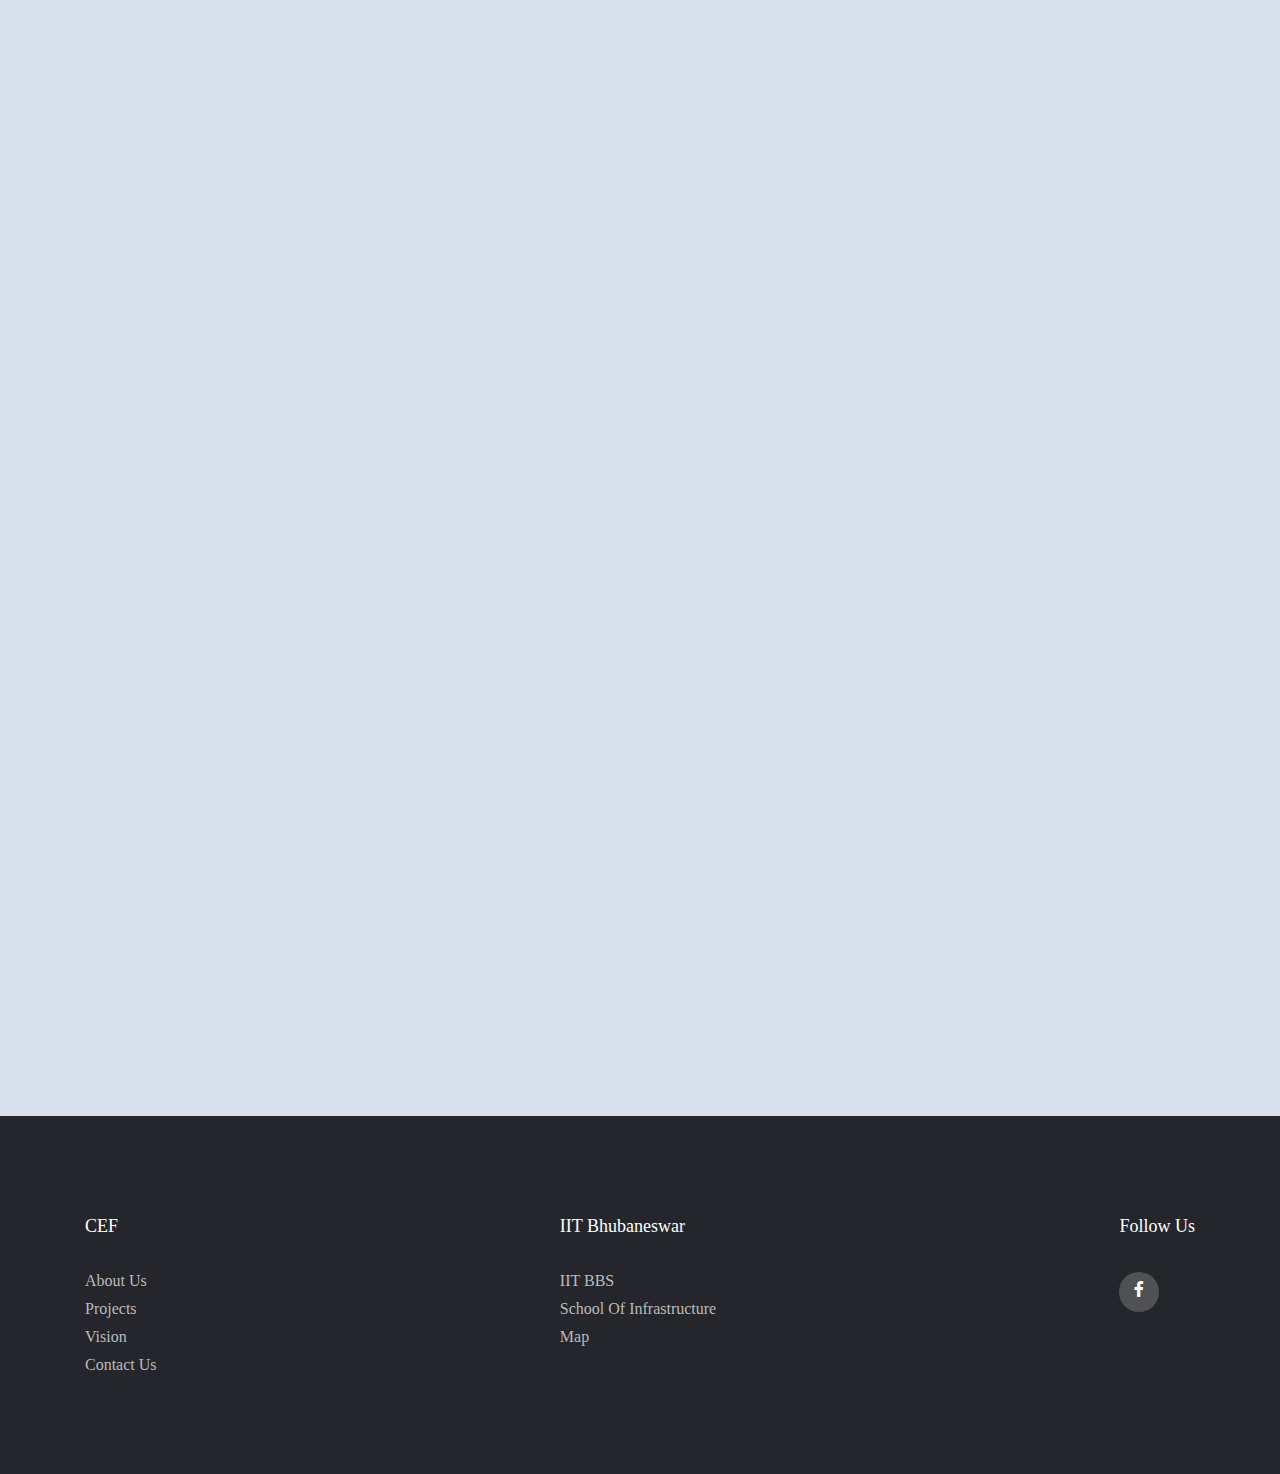
<file: Publications.html>
<!DOCTYPE html>
<html lang="en">
  <head>
    <meta charset="UTF-8" />
    <meta http-equiv="X-UA-Compatible" content="IE=edge" />
    <meta name="viewport" content="width=device-width, initial-scale=1.0" />
    <title>CEF Website</title>
    <link rel = "icon" href ="/images/mainLogo.png" type = "image/x-icon">
    <link rel="stylesheet" href="/styles/Project.css" />
    <link rel="stylesheet" href="/styles/mainPageStyles.css" />


    <!-- linking Navbar and footer CSS styles file -->
    <link rel="stylesheet" href="/styles/NavbarFooter.css" />
  </head>
  <body onload="myPreloader()">
    <div id="loading"></div>

    <script>
      var preloader = document.getElementById("loading");
      function myPreloader() {
        preloader.style.display = "none";
      }
    </script>

<header>
  <img
    id="mainLogo"
    src="/images/mainLogo.png"
    alt="CEF Main Logo"
    onclick="window.location.href='index.html'"
  />
  <div id="nametitle" onclick="window.location.href='index.html'"><p>CIVIL ENGINEERING FORUM</p></div>

  <nav id="navLinks">
    <!--<ul>
      <li><a href="contactUs.html">Projects</a></li>
      <li><a href="">Blogs</a></li>
      <li><a href="">Academics</a></li>
      <li><a href="">Vision</a></li>
    </ul>-->
    <ul>
      <li>
        <a href="Events.html">
        Events
        </a>
      </li>
      <li>
        <a href="Publications.html">
        Publications
        </a>
      </li>
      <li><a href="Projects.html">
        Projects
        </a>
      </li>
      <li><a href="contactUs.html">
        Contacts
        </a></li>
  </ul>
  </nav>

</header>

    <div class="bodyOfPage">
      <section class="contactSection writeupBlock" id="Publications">
        <h1 class="label">Publications</h1>
        <container class="contactGroup writeupBlock"><a href="#">
          <container class="individualContactFlexBox">
            <img
              class="profileImage"
              src="/images/OmkarSawant.jpg"
              alt="OmkarSawant Photo"
            />
            <p class="contactInfo">
              <b style="font-size: 1.5em; font-weight: 2em"> P 1 </b>
              <br />
              Description
            </p>
          </container></a>
          <container class="contactGroup writeupBlock"><a href="#">
            <container class="individualContactFlexBox">
              <img
                class="profileImage"
                src="/images/OmkarSawant.jpg"
                alt="OmkarSawant Photo"
              />
              <p class="contactInfo">
                <b style="font-size: 1.5em; font-weight: 2em"> P 1 </b>
                <br />
                Description
              </p>
            </container></a>
            <container class="contactGroup writeupBlock"><a href="#">
              <container class="individualContactFlexBox">
                <img
                  class="profileImage"
                  src="/images/OmkarSawant.jpg"
                  alt="OmkarSawant Photo"
                />
                <p class="contactInfo">
                  <b style="font-size: 1.5em; font-weight: 2em"> P 1 </b>
                  <br />
                  Description
                </p>
              </container></a>
              <container class="contactGroup writeupBlock"><a href="#">
                <container class="individualContactFlexBox">
                  <img
                    class="profileImage"
                    src="/images/OmkarSawant.jpg"
                    alt="OmkarSawant Photo"
                  />
                  <p class="contactInfo">
                    <b style="font-size: 1.5em; font-weight: 2em"> P 1 </b>
                    <br />
                    Description
                  </p>
                </container></a>
                </container>
      </section>
    </div>

    <footer class="footer">
      <div class="footerContainer">
        <div class="row">
          <div class="footer-col">
            <h4>CEF</h4>
            <ul>
              <li><a href="#">About Us</a></li>
              <li><a href="#">Projects</a></li>
              <li><a href="#">Vision</a></li>
              <li><a href="#">Contact Us</a></li>
            </ul>
          </div>
          <div class="footer-col">
            <h4>IIT Bhubaneswar</h4>
            <ul>
              <li><a href="https://www.iitbbs.ac.in/" target="blank" >IIT BBS</a></li>
              <li><a href="https://www.iitbbs.ac.in/Infrastructure-home.php?code=if" target="blank"">School of Infrastructure</a></li>
              <li><a href="https://goo.gl/maps/dsJjPfS57hmJhQA46" target="blank">Map</a></li>
              <!-- <li><a href="#"></a></li> -->
              <!-- <li><a href="#">FAQ</a></li> -->
            </ul>
          </div>

          <div class="footer-col">
            <h4>Follow Us</h4>
            <div class="social-links">
              <a href="https://m.facebook.com/110035601516317/"><i class="fab fa-facebook-f"></i></a>
              <!-- <a href="#"><i class="fab fa-twitter"></i></a> -->
              <!-- <a href="#"><i class="fab fa-instagram"></i></a> -->
              <!-- <a href="#"><i class="fab fa-linkedin-in"></i></a> -->
            </div>
          </div>
        </div>
      </div>
    </footer>


    <script src="/logicScript/javaOmie.js"></script>
  </body>
</html>
</file>
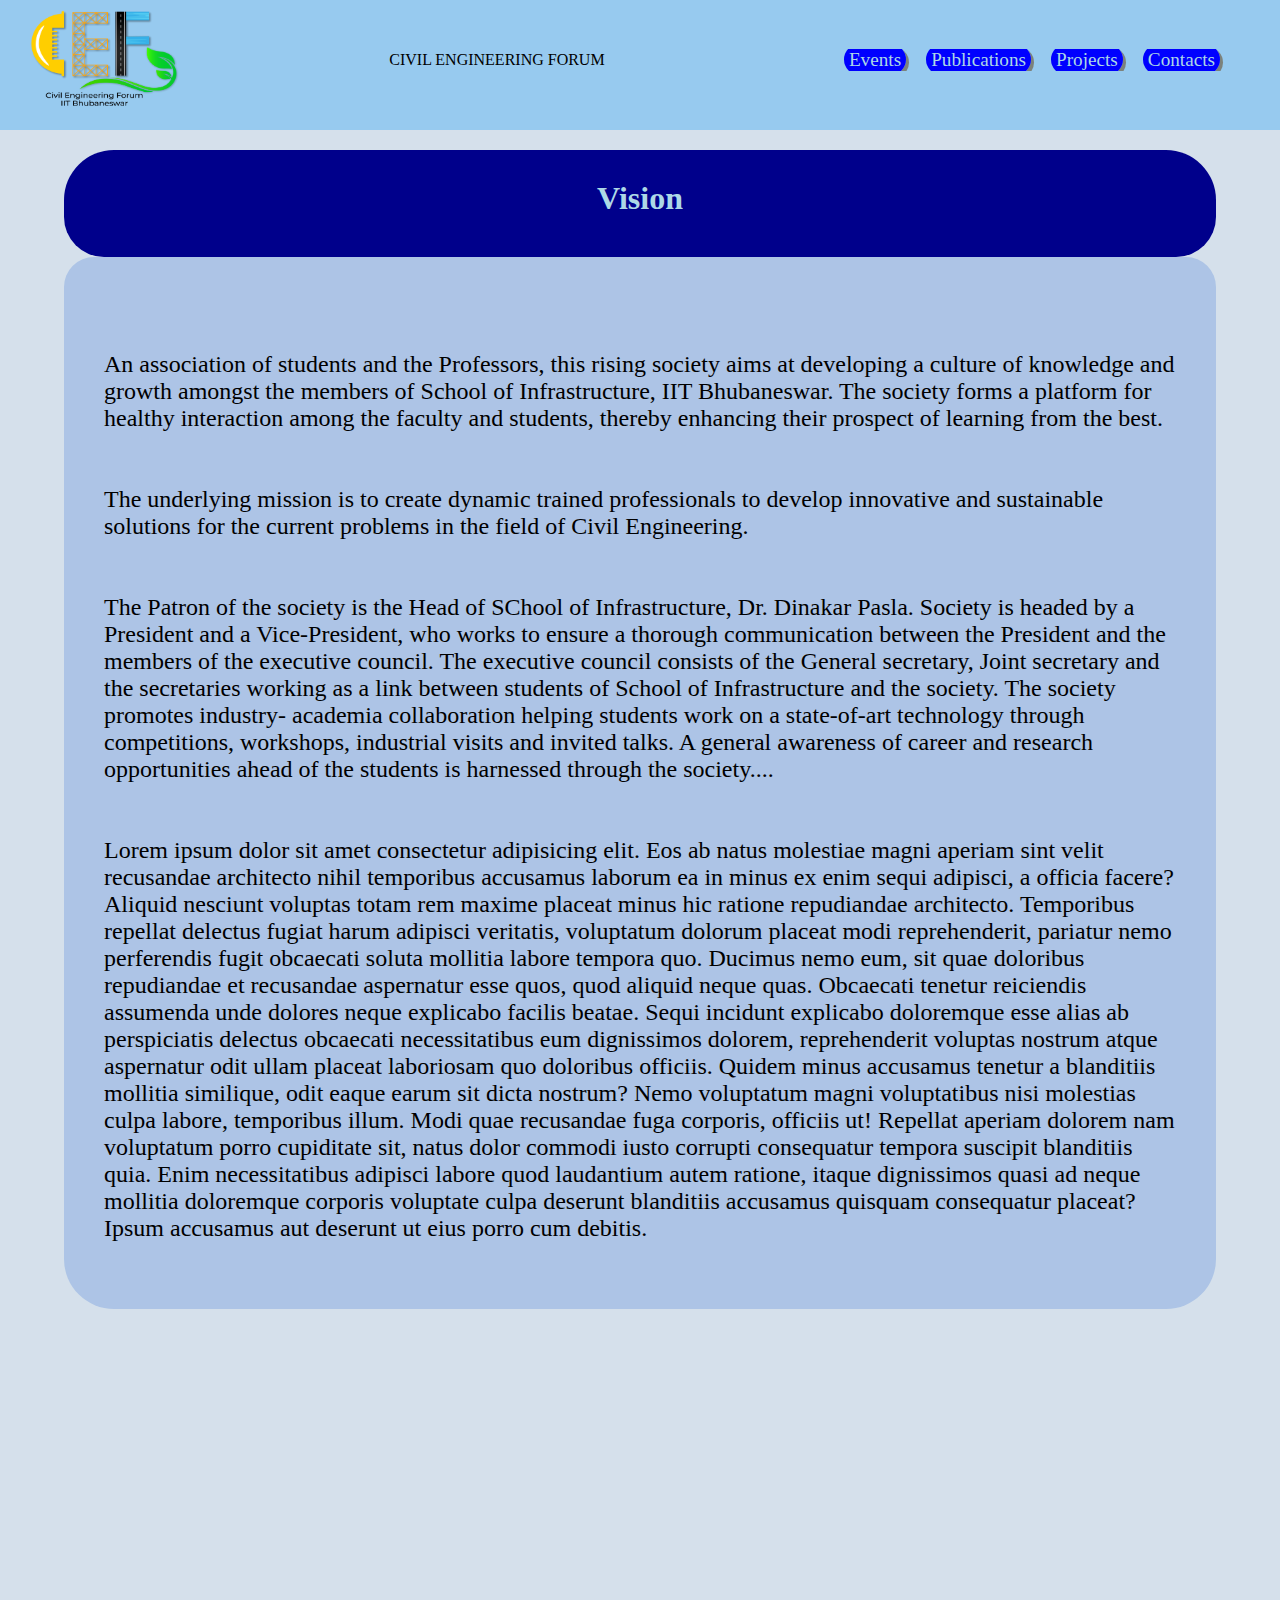
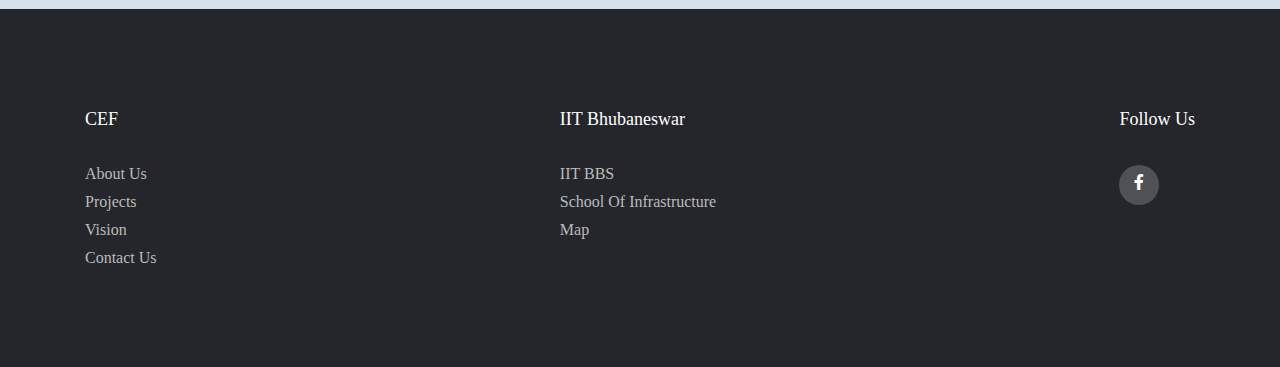
<file: vision.html>
<!DOCTYPE html>
<html lang="en">
  <head>
    <meta charset="UTF-8" />
    <meta http-equiv="X-UA-Compatible" content="IE=edge" />
    <meta name="viewport" content="width=device-width, initial-scale=1.0" />
    <title>CEF Website</title>
    <link rel = "icon" href ="/images/mainLogo.png" type = "image/x-icon">
    <link rel="stylesheet" href="/styles/mainPageStyles.css" />


    <!-- linking Navbar and footer CSS styles file -->
    <link rel="stylesheet" href="/styles/NavbarFooter.css" />
  </head>
  <body onload="myPreloader()">
    <div id="loading"></div>

    <script>
      var preloader = document.getElementById("loading");
      function myPreloader() {
        preloader.style.display = "none";
      }
    </script>

<header>
  <img
    id="mainLogo"
    src="/images/mainLogo.png"
    alt="CEF Main Logo"
    onclick="window.location.href='index.html'"
  />
  <div id="nametitle" onclick="window.location.href='index.html'"><p>CIVIL ENGINEERING FORUM</p></div>

  <nav id="navLinks">
    <!--<ul>
      <li><a href="contactUs.html">Projects</a></li>
      <li><a href="">Blogs</a></li>
      <li><a href="">Academics</a></li>
      <li><a href="">Vision</a></li>
    </ul>-->
    <ul>
    <li>
      <a href="Events.html">
      Events
      </a>
    </li>
    <li>
      <a href="Publications.html">
      Publications
      </a>
    </li>
    <li><a href="Projects.html">
      Projects
      </a>
    </li>
    <li><a href="contactUs.html">
      Contacts
      </a></li>
  </ul>
  </nav>

</header>

    <div class="bodyOfPage">
        <div class="animationStabalizer">
            <section class="writeupBlock" id="Vision">
              <div class="label">Vision</div>
              <p class="writeupBlockText">
                <br /><br />An association of students and the Professors, this
                rising society aims at developing a culture of knowledge and growth
                amongst the members of School of Infrastructure, IIT Bhubaneswar.
                The society forms a platform for healthy interaction among the
                faculty and students, thereby enhancing their prospect of learning
                from the best. <br /><br /><br />
                The underlying mission is to create dynamic trained professionals to
                develop innovative and sustainable solutions for the current
                problems in the field of Civil Engineering.
                <br /><br /><br />
                The Patron of the society is the Head of SChool of Infrastructure,
                Dr. Dinakar Pasla. Society is headed by a President and a
                Vice-President, who works to ensure a thorough communication between
                the President and the members of the executive council. The
                executive council consists of the General secretary, Joint secretary
                and the secretaries working as a link between students of School of
                Infrastructure and the society. The society promotes industry-
                academia collaboration helping students work on a state-of-art
                technology through competitions, workshops, industrial visits and
                invited talks. A general awareness of career and research
                opportunities ahead of the students is harnessed through the
                society....
               
                <br /><br /><br />
                Lorem ipsum dolor sit amet consectetur adipisicing elit. Eos ab
                natus molestiae magni aperiam sint velit recusandae architecto nihil
                temporibus accusamus laborum ea in minus ex enim sequi adipisci, a
                officia facere? Aliquid nesciunt voluptas totam rem maxime placeat
                minus hic ratione repudiandae architecto. Temporibus repellat
                delectus fugiat harum adipisci veritatis, voluptatum dolorum placeat
                modi reprehenderit, pariatur nemo perferendis fugit obcaecati soluta
                mollitia labore tempora quo. Ducimus nemo eum, sit quae doloribus
                repudiandae et recusandae aspernatur esse quos, quod aliquid neque
                quas. Obcaecati tenetur reiciendis assumenda unde dolores neque
                explicabo facilis beatae. Sequi incidunt explicabo doloremque esse
                alias ab perspiciatis delectus obcaecati necessitatibus eum
                dignissimos dolorem, reprehenderit voluptas nostrum atque aspernatur
                odit ullam placeat laboriosam quo doloribus officiis. Quidem minus
                accusamus tenetur a blanditiis mollitia similique, odit eaque earum
                sit dicta nostrum? Nemo voluptatum magni voluptatibus nisi molestias
                culpa labore, temporibus illum. Modi quae recusandae fuga corporis,
                officiis ut! Repellat aperiam dolorem nam voluptatum porro
                cupiditate sit, natus dolor commodi iusto corrupti consequatur
                tempora suscipit blanditiis quia. Enim necessitatibus adipisci
                labore quod laudantium autem ratione, itaque dignissimos quasi ad
                neque mollitia doloremque corporis voluptate culpa deserunt
                blanditiis accusamus quisquam consequatur placeat? Ipsum accusamus
                aut deserunt ut eius porro cum debitis.
                <br /><br /> 
              </p>
              </section>
    </div>
      

    <footer class="footer">
      <div class="footerContainer">
        <div class="row">
          <div class="footer-col">
            <h4>CEF</h4>
            <ul>
              <li><a href="#">About Us</a></li>
              <li><a href="#">Projects</a></li>
              <li><a href="#">Vision</a></li>
              <li><a href="#">Contact Us</a></li>
            </ul>
          </div>
          <div class="footer-col">
            <h4>IIT Bhubaneswar</h4>
            <ul>
              <li><a href="https://www.iitbbs.ac.in/" target="blank" >IIT BBS</a></li>
              <li><a href="https://www.iitbbs.ac.in/Infrastructure-home.php?code=if" target="blank"">School of Infrastructure</a></li>
              <li><a href="https://goo.gl/maps/dsJjPfS57hmJhQA46" target="blank">Map</a></li>
              <!-- <li><a href="#"></a></li> -->
              <!-- <li><a href="#">FAQ</a></li> -->
            </ul>
          </div>

          <div class="footer-col">
            <h4>Follow Us</h4>
            <div class="social-links">
              <a href="https://m.facebook.com/110035601516317/"><i class="fab fa-facebook-f"></i></a>
              <!-- <a href="#"><i class="fab fa-twitter"></i></a> -->
              <!-- <a href="#"><i class="fab fa-instagram"></i></a> -->
              <!-- <a href="#"><i class="fab fa-linkedin-in"></i></a> -->
            </div>
          </div>
        </div>
      </div>
    </footer>


    <script src="/logicScript/javaOmie.js"></script>
  </body>
</html>
</file>
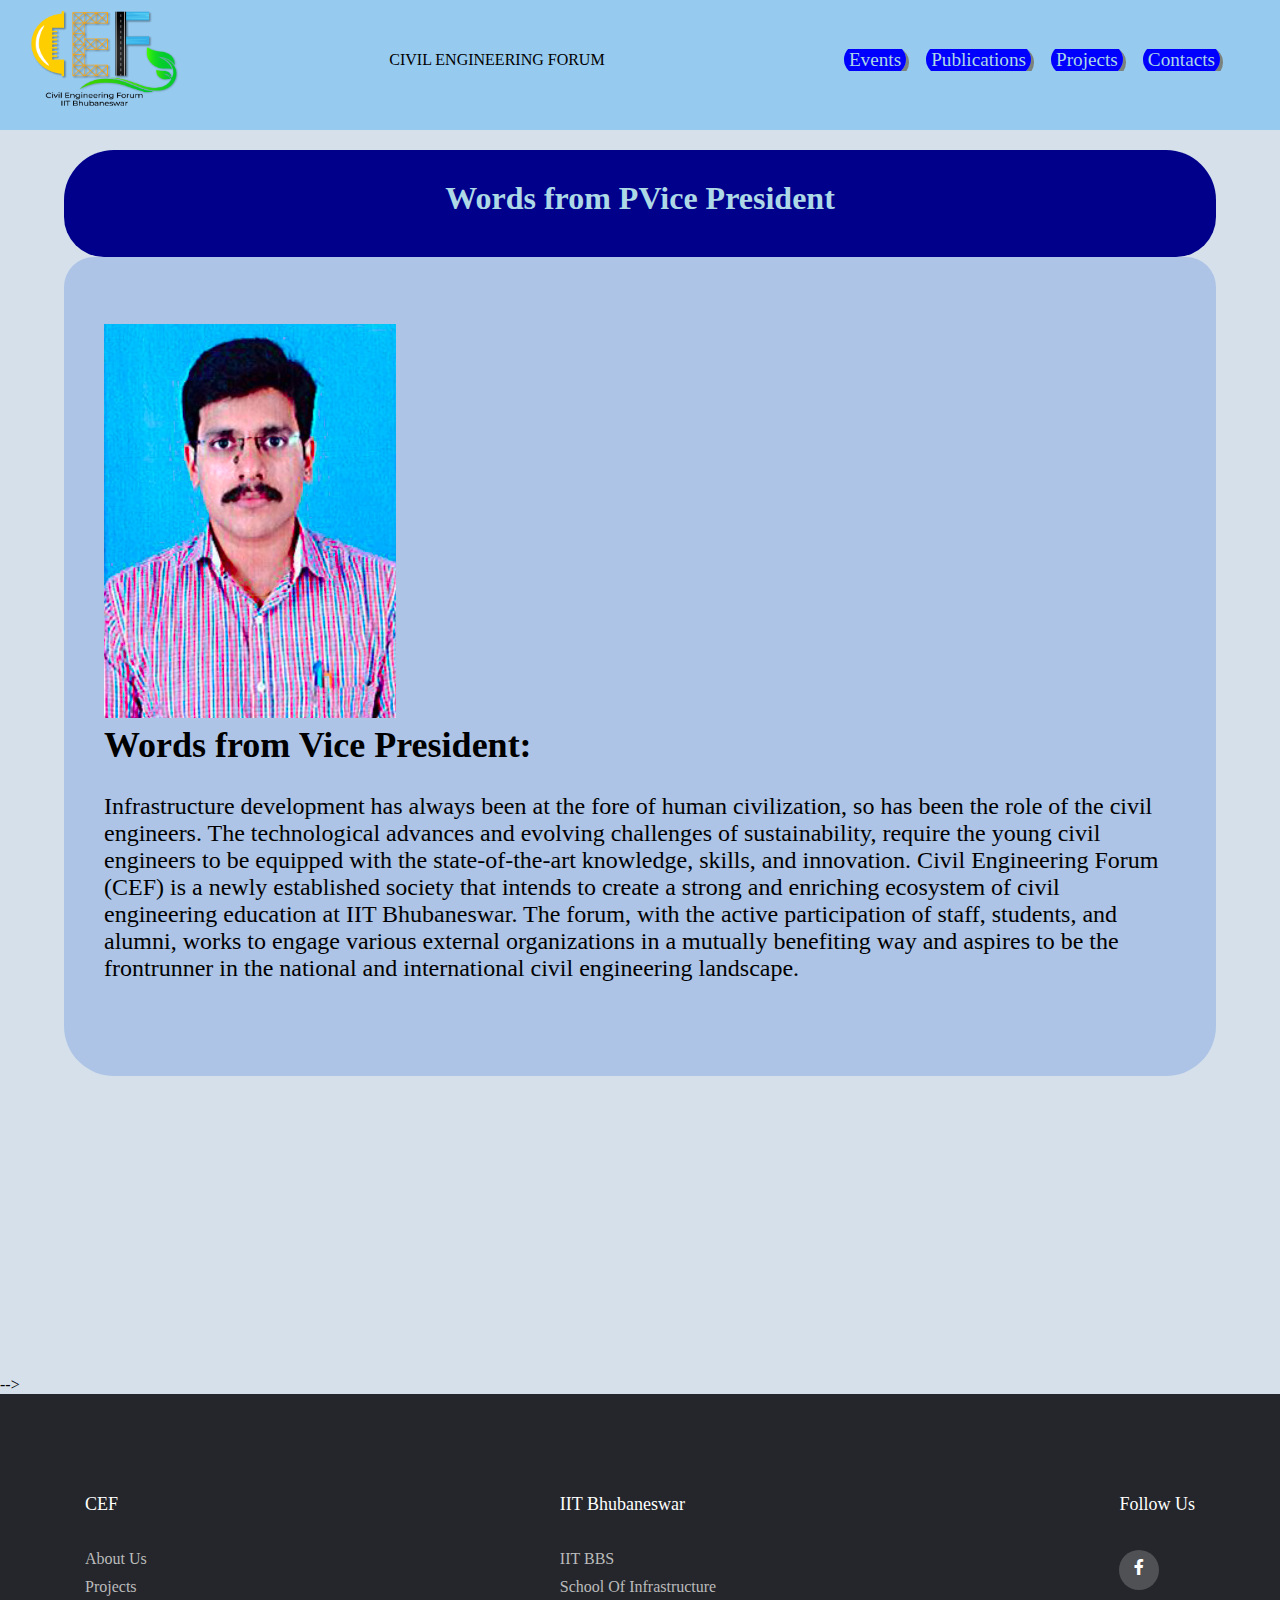
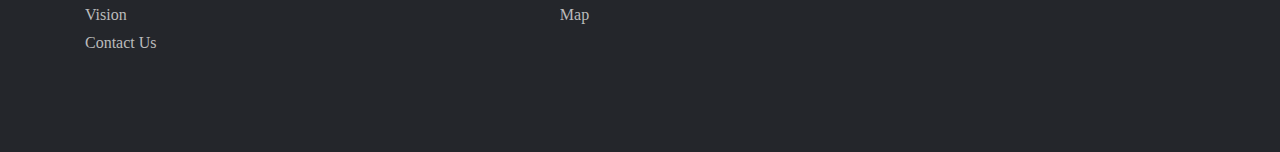
<file: VPwords.html>
<!DOCTYPE html>
<html lang="en">
  <head>
    <meta charset="UTF-8" />
    <meta http-equiv="X-UA-Compatible" content="IE=edge" />
    <meta name="viewport" content="width=device-width, initial-scale=1.0" />
    <title>CEF Website</title>
    <link rel = "icon" href ="/images/mainLogo.png" type = "image/x-icon">
    <link rel="stylesheet" href="/styles/mainPageStyles.css" />


    <!-- linking Navbar and footer CSS styles file -->
    <link rel="stylesheet" href="/styles/NavbarFooter.css" />
  </head>
  <body onload="myPreloader()">
    <div id="loading"></div>

    <script>
      var preloader = document.getElementById("loading");
      function myPreloader() {
        preloader.style.display = "none";
      }
    </script>

<header>
  <img
    id="mainLogo"
    src="/images/mainLogo.png"
    alt="CEF Main Logo"
    onclick="window.location.href='index.html'"
  />
  <div id="nametitle" onclick="window.location.href='index.html'"><p>CIVIL ENGINEERING FORUM</p></div>

  <nav id="navLinks">
    <!--<ul>
      <li><a href="contactUs.html">Projects</a></li>
      <li><a href="">Blogs</a></li>
      <li><a href="">Academics</a></li>
      <li><a href="">Vision</a></li>
    </ul>-->
    <ul>
      <li>
        <a href="Events.html">
        Events
        </a>
      </li>
      <li>
        <a href="Publications.html">
        Publications
        </a>
      </li>
      <li><a href="Projects.html">
        Projects
        </a>
      </li>
      <li><a href="contactUs.html">
        Contacts
        </a></li>
  </ul>
  </nav>

</header>

    <div class="bodyOfPage">
        <div class="animationStabalizer">
            <section class="writeupBlock" id="Pwords">
              <div class="label">Words from PVice President</div>
              <div class="writeupBlockText">
                <br /><div class="profileImage">
               <img class="profileImage"
                src="/images/AnushChandrappa.png"
                alt="VP Photo"
              />
          <h2>Words from Vice President:</h2></div><br /><p> Infrastructure development has always been at the fore of human civilization, so has been the role of the civil engineers. The technological advances and evolving challenges of sustainability, require the young civil engineers to be equipped with the state-of-the-art knowledge, skills, and innovation. Civil Engineering Forum (CEF) is a newly established society that intends to create a strong and enriching ecosystem of civil engineering education at IIT Bhubaneswar. The forum, with the active participation of staff, students, and alumni, 
                works to engage various external organizations in a mutually benefiting way and aspires to be the frontrunner in the national and international civil engineering landscape.</p>
                <br /><br />
                 <!--  <img class="profileImage"
                src="/images/AnushChandrappa.png"
                alt="VP Photo"
              />
            <h2>Words from Vice President:</h2><br /><p>
                Infrastructure development has always been at the fore of human civilization, so has been the role of the civil engineers. The technological advances and evolving challenges of sustainability, require the young civil engineers to be equipped with the state-of-the-art knowledge, skills, and innovation. Civil Engineering Forum (CEF) is a newly established society that intends to create a strong and enriching ecosystem of civil engineering education at IIT Bhubaneswar.
 The forum, with the active participation of staff, students, and alumni, works to engage various external organizations in a mutually benefiting way and aspires to be the frontrunner in the national and international civil engineering landscape.
               
                <br /><br /><br />
<!--                 Lorem ipsum dolor sit amet consectetur adipisicing elit. Eos ab
                natus molestiae magni aperiam sint velit recusandae architecto nihil
                temporibus accusamus laborum ea in minus ex enim sequi adipisci, a
                officia facere? Aliquid nesciunt voluptas totam rem maxime placeat
                minus hic ratione repudiandae architecto. Temporibus repellat
                delectus fugiat harum adipisci veritatis, voluptatum dolorum placeat
                modi reprehenderit, pariatur nemo perferendis fugit obcaecati soluta
                mollitia labore tempora quo. Ducimus nemo eum, sit quae doloribus
                repudiandae et recusandae aspernatur esse quos, quod aliquid neque
                quas. Obcaecati tenetur reiciendis assumenda unde dolores neque
                explicabo facilis beatae. Sequi incidunt explicabo doloremque esse
                alias ab perspiciatis delectus obcaecati necessitatibus eum
                dignissimos dolorem, reprehenderit voluptas nostrum atque aspernatur
                odit ullam placeat laboriosam quo doloribus officiis. Quidem minus
                accusamus tenetur a blanditiis mollitia similique, odit eaque earum
                sit dicta nostrum? Nemo voluptatum magni voluptatibus nisi molestias
                culpa labore, temporibus illum. Modi quae recusandae fuga corporis,
                officiis ut! Repellat aperiam dolorem nam voluptatum porro
                cupiditate sit, natus dolor commodi iusto corrupti consequatur
                tempora suscipit blanditiis quia. Enim necessitatibus adipisci
                labore quod laudantium autem ratione, itaque dignissimos quasi ad
                neque mollitia doloremque corporis voluptate culpa deserunt
                blanditiis accusamus quisquam consequatur placeat? Ipsum accusamus
                aut deserunt ut eius porro cum debitis.
                <br /><br /> 
              </p>--></div>
              </section>
    </div> -->
      

    <footer class="footer">
      <div class="footerContainer">
        <div class="row">
          <div class="footer-col">
            <h4>CEF</h4>
            <ul>
              <li><a href="#">About Us</a></li>
              <li><a href="#">Projects</a></li>
              <li><a href="#">Vision</a></li>
              <li><a href="#">Contact Us</a></li>
            </ul>
          </div>
          <div class="footer-col">
            <h4>IIT Bhubaneswar</h4>
            <ul>
              <li><a href="https://www.iitbbs.ac.in/" target="blank" >IIT BBS</a></li>
              <li><a href="https://www.iitbbs.ac.in/Infrastructure-home.php?code=if" target="blank"">School of Infrastructure</a></li>
              <li><a href="https://goo.gl/maps/dsJjPfS57hmJhQA46" target="blank">Map</a></li>
              <!-- <li><a href="#"></a></li> -->
              <!-- <li><a href="#">FAQ</a></li> -->
            </ul>
          </div>

          <div class="footer-col">
            <h4>Follow Us</h4>
            <div class="social-links">
              <a href="https://m.facebook.com/110035601516317/"><i class="fab fa-facebook-f"></i></a>
              <!-- <a href="#"><i class="fab fa-twitter"></i></a> -->
              <!-- <a href="#"><i class="fab fa-instagram"></i></a> -->
              <!-- <a href="#"><i class="fab fa-linkedin-in"></i></a> -->
            </div>
          </div>
        </div>
      </div>
    </footer>


    <script src="/logicScript/javaOmie.js"></script>
  </body>
</html>
</file>
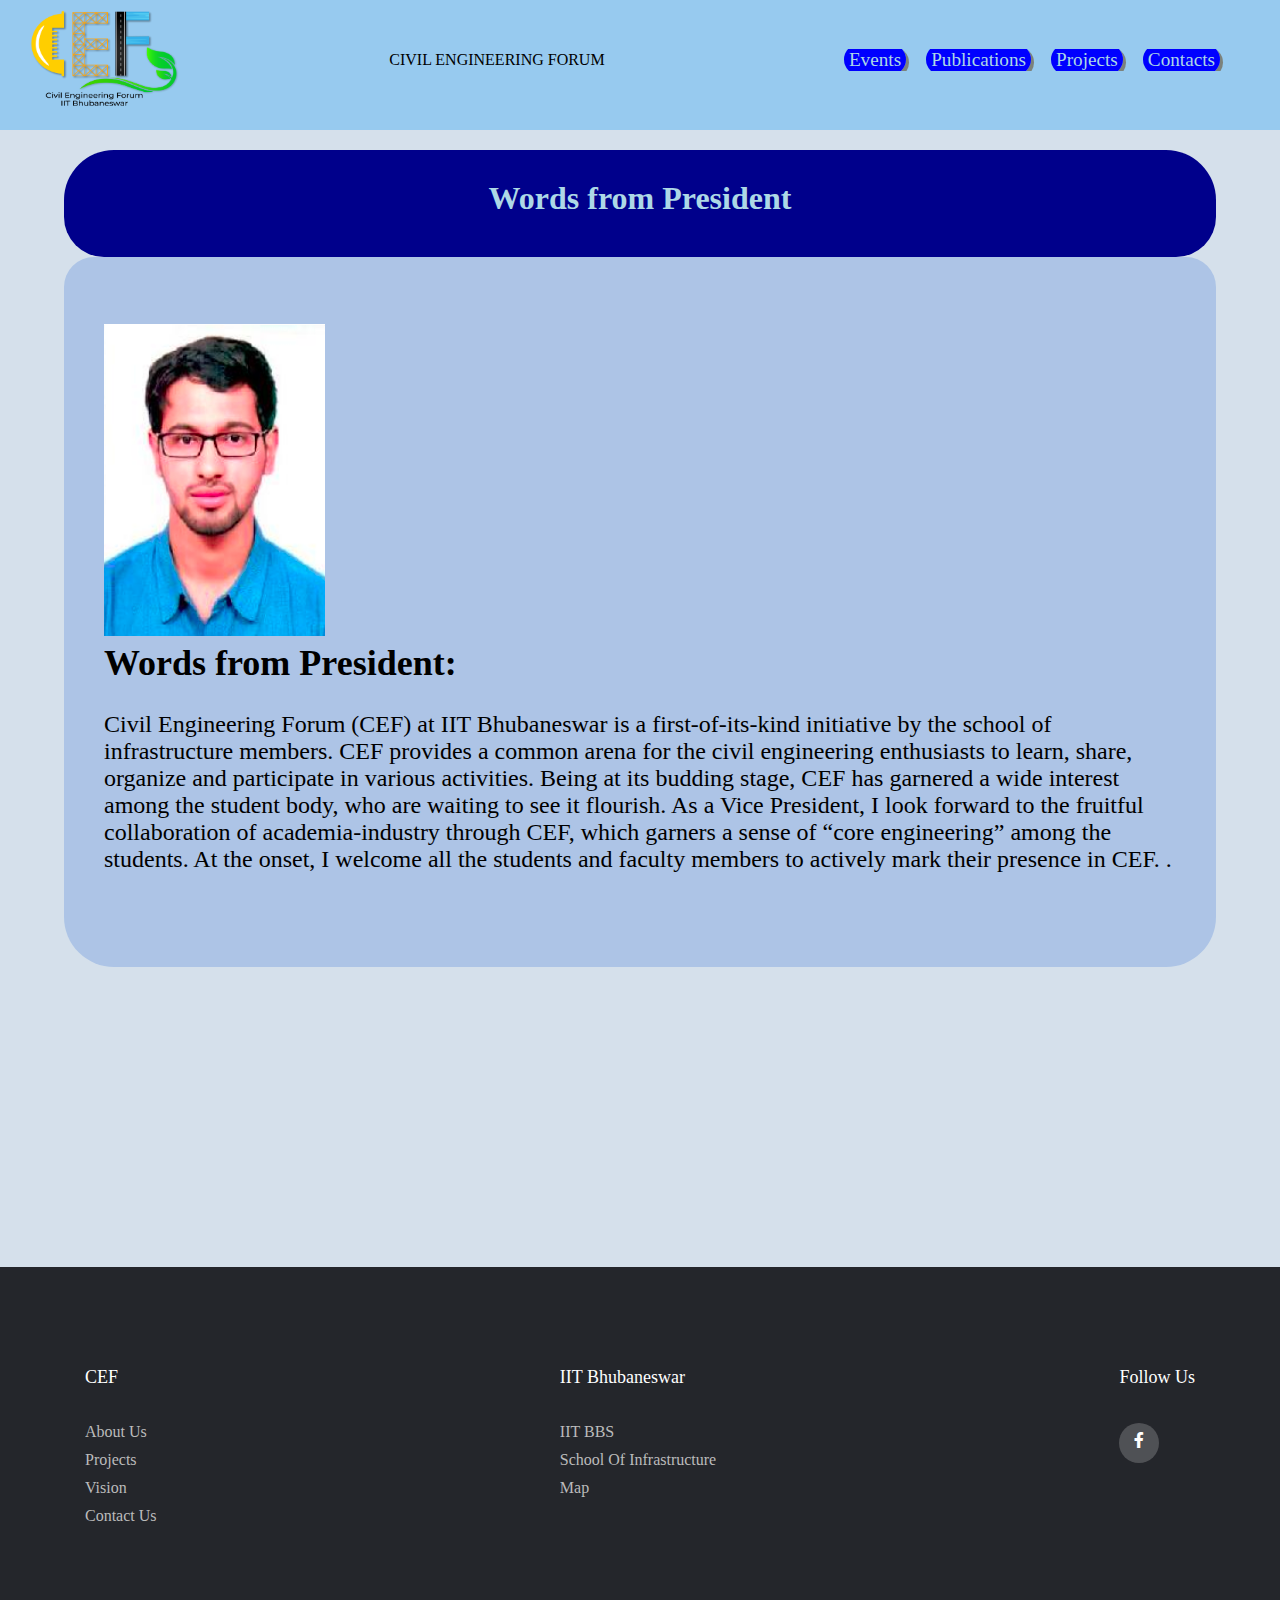
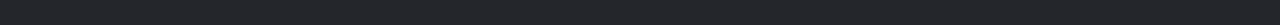
<file: words.html>
<!DOCTYPE html>
<html lang="en">
  <head>
    <meta charset="UTF-8" />
    <meta http-equiv="X-UA-Compatible" content="IE=edge" />
    <meta name="viewport" content="width=device-width, initial-scale=1.0" />
    <title>CEF Website</title>
    <link rel = "icon" href ="/images/mainLogo.png" type = "image/x-icon">
    <link rel="stylesheet" href="/styles/mainPageStyles.css" />


    <!-- linking Navbar and footer CSS styles file -->
    <link rel="stylesheet" href="/styles/NavbarFooter.css" />
  </head>
  <body onload="myPreloader()">
    <div id="loading"></div>

    <script>
      var preloader = document.getElementById("loading");
      function myPreloader() {
        preloader.style.display = "none";
      }
    </script>

<header>
  <img
    id="mainLogo"
    src="/images/mainLogo.png"
    alt="CEF Main Logo"
    onclick="window.location.href='index.html'"
  />
  <div id="nametitle" onclick="window.location.href='index.html'"><p>CIVIL ENGINEERING FORUM</p></div>

  <nav id="navLinks">
    <!--<ul>
      <li><a href="contactUs.html">Projects</a></li>
      <li><a href="">Blogs</a></li>
      <li><a href="">Academics</a></li>
      <li><a href="">Vision</a></li>
    </ul>-->
    <ul>
      <li>
        <a href="Events.html">
        Events
        </a>
      </li>
      <li>
        <a href="Publications.html">
        Publications
        </a>
      </li>
      <li><a href="Projects.html">
        Projects
        </a>
      </li>
      <li><a href="contactUs.html">
        Contacts
        </a></li>
  </ul>
  </nav>

</header>

    <div class="bodyOfPage">
        <div class="animationStabalizer">
            <section class="writeupBlock" id="Pwords">
              <div class="label">Words from President</div>
              <div class="writeupBlockText">
                <br /><div class="profileImage">
                <img
              src="/images/DeveshPunera.png"
              alt="President Photo"
            />
          <h2>Words from President:</h2></div><br /><p>Civil Engineering Forum (CEF) at IIT Bhubaneswar is a first-of-its-kind initiative by the school of infrastructure members.
                CEF provides a common arena for the civil engineering enthusiasts to learn, share, organize and participate in various activities. Being at its budding stage, CEF has garnered a wide interest among the student body, who are waiting to see it flourish. As a Vice President, I look forward to the fruitful collaboration of academia-industry through CEF, which garners a sense of “core engineering” among the students.
                At the onset, I welcome all the students and faculty members to actively mark their presence in CEF.  .</p>
                <br /><br />
                  <!--<img class="profileImage"
                src="/images/OmkarSawant.jpg"
                alt="OmkarSawant Photo"
              />
             <h2>Words from Vice President:</h2><br /><p>
                The Patron of the society is the Head of SChool of Infrastructure,
                Dr. Dinakar Pasla. Society is headed by a President and a
                Vice-President, who works to ensure a thorough communication between
                the President and the members of the executive council. The
                executive council consists of the General secretary, Joint secretary
                and the secretaries working as a link between students of School of
                Infrastructure and the society. The society promotes industry-
                academia collaboration helping students work on a state-of-art
                technology through competitions, workshops, industrial visits and
                invited talks. A general awareness of career and research
                opportunities ahead of the students is harnessed through the
                society....
               
                <br /><br /><br />
                Lorem ipsum dolor sit amet consectetur adipisicing elit. Eos ab
                natus molestiae magni aperiam sint velit recusandae architecto nihil
                temporibus accusamus laborum ea in minus ex enim sequi adipisci, a
                officia facere? Aliquid nesciunt voluptas totam rem maxime placeat
                minus hic ratione repudiandae architecto. Temporibus repellat
                delectus fugiat harum adipisci veritatis, voluptatum dolorum placeat
                modi reprehenderit, pariatur nemo perferendis fugit obcaecati soluta
                mollitia labore tempora quo. Ducimus nemo eum, sit quae doloribus
                repudiandae et recusandae aspernatur esse quos, quod aliquid neque
                quas. Obcaecati tenetur reiciendis assumenda unde dolores neque
                explicabo facilis beatae. Sequi incidunt explicabo doloremque esse
                alias ab perspiciatis delectus obcaecati necessitatibus eum
                dignissimos dolorem, reprehenderit voluptas nostrum atque aspernatur
                odit ullam placeat laboriosam quo doloribus officiis. Quidem minus
                accusamus tenetur a blanditiis mollitia similique, odit eaque earum
                sit dicta nostrum? Nemo voluptatum magni voluptatibus nisi molestias
                culpa labore, temporibus illum. Modi quae recusandae fuga corporis,
                officiis ut! Repellat aperiam dolorem nam voluptatum porro
                cupiditate sit, natus dolor commodi iusto corrupti consequatur
                tempora suscipit blanditiis quia. Enim necessitatibus adipisci
                labore quod laudantium autem ratione, itaque dignissimos quasi ad
                neque mollitia doloremque corporis voluptate culpa deserunt
                blanditiis accusamus quisquam consequatur placeat? Ipsum accusamus
                aut deserunt ut eius porro cum debitis.
                <br /><br /> 
              </p>--></div>
              </section>
    </div>
      

    <footer class="footer">
      <div class="footerContainer">
        <div class="row">
          <div class="footer-col">
            <h4>CEF</h4>
            <ul>
              <li><a href="#">About Us</a></li>
              <li><a href="#">Projects</a></li>
              <li><a href="#">Vision</a></li>
              <li><a href="#">Contact Us</a></li>
            </ul>
          </div>
          <div class="footer-col">
            <h4>IIT Bhubaneswar</h4>
            <ul>
              <li><a href="https://www.iitbbs.ac.in/" target="blank" >IIT BBS</a></li>
              <li><a href="https://www.iitbbs.ac.in/Infrastructure-home.php?code=if" target="blank"">School of Infrastructure</a></li>
              <li><a href="https://goo.gl/maps/dsJjPfS57hmJhQA46" target="blank">Map</a></li>
              <!-- <li><a href="#"></a></li> -->
              <!-- <li><a href="#">FAQ</a></li> -->
            </ul>
          </div>

          <div class="footer-col">
            <h4>Follow Us</h4>
            <div class="social-links">
              <a href="https://m.facebook.com/110035601516317/"><i class="fab fa-facebook-f"></i></a>
              <!-- <a href="#"><i class="fab fa-twitter"></i></a> -->
              <!-- <a href="#"><i class="fab fa-instagram"></i></a> -->
              <!-- <a href="#"><i class="fab fa-linkedin-in"></i></a> -->
            </div>
          </div>
        </div>
      </div>
    </footer>


    <script src="/logicScript/javaOmie.js"></script>
  </body>
</html>
</file>
<file: styles/mainPageStyles.css>
* {
  box-sizing: border-box;
  padding: 0;
  margin: 0;
  overflow-x: hidden;
}
html {
  scroll-behavior: smooth;
}

#loading {
  /* position: fixed ; */
  width: 100%;
  height: 100vh;
  background-color: cyan;
  background-image: url("/images/giphy.gif");
  background-repeat: no-repeat;
  background-position: center;
  justify-content: center;
  background-size: 20%;
  z-index: 99999;
}

/* -----------------------------------------------------------Main Page Slideshow----------------------------------------------- */

#slideshow {
  /* background-color: blue; */
  padding: 40px 0px 100px 0px;
  margin: 0px 0px 200px 0px;
  /* margin: 10px 50px 100px 50px; */
  /* height: 100%; */
  width: 100%;
  /* overflow: hidden; */
  /* display: block; */
  position: relative;
}

.slideshowSlide {
  margin-left: auto;
  margin-right: auto;
  /* padding: 0px; */
  /* max-width: 100%; */
  height: 600px;
  /* width: 100%; */
  display: none;
  /* background-color: gray; */
  padding-bottom: 100px;
}

.animationFade {
  animation-name: animationFade;
  animation-duration: 1.5s;
  -webkit-animation-name: animationFade;
  -webkit-animation-duration: 3s;
}

@-webkit-keyframes animationFade {
  from {
    opacity: 0;
  }
  to {
    opacity: 1;
  }
}

@keyframes animationFade {
  from {
    opacity: 0;
  }
  to {
    opacity: 1;
  }
}

.slideshowImageText {
  position: absolute;
  letter-spacing: 2px;
  line-height: 35px;
  bottom: 20%;
  left: 20%;
  animation-name: stylishTranslate;
  animation-duration: 2s;
  -webkit-animation-name: stylishTranslate;
  -webkit-animation-duration: 2s;
  z-index: 1;
  /* background: linear-gradient(
    rgba(100, 100, 255, 0.3),
    rgba(100, 100, 255, 1),
    rgba(100, 100, 255, 0.3)
  ); */
  background-color: rgba(0, 0, 0, 0.5);
}

@keyframes stylishTranslate {
  from {
    left: 50%;
  }
  to {
    left: 20%;
  }
}

@-webkit-keyframes stylishTranslate {
  from {
    left: 50%;
  }
  to {
    left: 20%;
  }
}

.slideshowImageText h1 {
  color: white;
  font-weight: bold;
  font-size: 40px;
  margin: 20px;
}

.slideshowImageText p {
  color: white;
  font-size: 20px;
  font-family: "Roboto", sans-serif;
}

.slideshowImage {
  transform: scale(1.5, 1.5);
  animation-name: zoom-in;
  animation-duration: 40s;
  -webkit-animation-name: zoom-in;
  -webkit-animation-duration: 40s;
  border: 10px solid white;
  max-height: 100%;
  max-width: 90%;

  display: block;
  margin-left: auto;
  margin-right: auto;
  overflow-x: hidden;
}

/* @keyframes zoom-in {
  from {
    transform: scale(1, 1);
  }
  to {
    transform: scale(1.3, 1.3);
  }
}
@-webkit-keyframes zoom-in {
  from {
    transform: scale(1, 1);
  }
  to {
    transform: scale(1.3, 1.3);
  }
} */

@keyframes zoom-in {
  from {
    transform: scale(1, 1);
  }
  to {
    transform: scale(1.3, 1.3);
  }
}
@-webkit-keyframes zoom-in {
  from {
    transform: scale(1, 1);
  }
  to {
    transform: scale(1.3, 1.3);
  }
}

#previousImageButton,
#nextImageButton {
  position: absolute;
  color: black;
  top: 50%;
  transform: translate(0-50%);
  font-size: 50px;
  padding: 20px;
  cursor: pointer;
  color: black;
  transition: 0.1s;
  user-select: none;
}

#previousImageButton:hover,
#nextImageButton:hover {
  color: blue;
}

#previousImageButton {
  left: 10px;
}

#nextImageButton {
  right: 20px;
}

.dotsbox {
  position: absolute;
  left: 50%;
  transform: translate(-50%);
  bottom: 20px;
  cursor: pointer;
}

.dot {
  display: inline-block;
  width: 15px;
  height: 15px;
  border: 3px solid black;
  border-radius: 50%;
  margin: 0 10px;
  cursor: pointer;
}

.active,
.dot:hover {
  border-color: gray;
}

@media screen and (max-width: 880px) {
  .slideshowSlide {
    height: 500px;
  }
  .slideshowImageText {
    letter-spacing: 2px;
    line-height: 25px;
    bottom: 10%;
    left: 50%;
    transform: translate(-50%, -50%);
    -webkit-animation-name: posi2;
    -webkit-animation-duration: 2s;
    animation-name: posi2;
    animation-duration: 2s;
  }

  @-webkit-keyframes posi2 {
    from {
      bottom: 0%;
    }
    to {
      bottom: 10%;
    }
  }

  @keyframes posi2 {
    from {
      bottom: 0px;
    }
    to {
      bottom: 10%;
    }
  }

  .slideshowImageText h1 {
    font-size: 40px;
  }
  .slideshowImageText p {
    font-size: 15px;
  }
}

@media screen and (max-width: 520px) {
  .slideshowImageText h1 {
    font-size: 30px;
    margin-bottom: 20px;
  }
  .dotsbox {
    bottom: 10px;
  }
}

/* ---------------------------------------------------------End of Slideshow----------------------------------------------------------------- */

.writeupBlock {
  display: grid;
  margin: 20px 5% 300px 5%;
  /* border: 10px solid #7c827c; */
  background-color: #d5e0eb;
  border-radius: 50px;
}

.writeupBlock-animation {
  animation: fade-enter 2s 1;
}

@keyframes fade-enter {
  0% {
    opacity: 0;
    /* transform: scale(0.9); */
  }
  100% {
    opacity: 1;
  }
}

/*@media (hover: hover) and (pointer: fine) {
  .writeupBlock:hover {
    transform: translate3d(0px, 10px, 0px);
    box-shadow: 10px 10px 10px cyan;
  }
}*/

.writeupBlockText {
  /* background: linear-gradient(
    rgba(224, 255, 255, 1),
    rgba(0, 255, 255, 1),
    rgba(224, 255, 255, 0.95)
  ); */
  font-family: "Roboto";
  font-size: 1.5em;
  background-color: rgb(173, 196, 230);
  border-radius: 30px 30px 0px 0px;
  padding: 40px;
  z-index: 1;
}

.label {
  padding: 30px 20px 40px 20px;
  margin: 0px;
  color: lightblue;
  text-align: center;
  font-size: 2em;
  font-weight: bold;
  background-color: darkblue;
  border-radius: 40px 40px 40px 40px;
  font-family: "Roboto";
  position: sticky;
  top: -25px;
  z-index: 2;
}

.writeupBlockButtonExploreMore {
  padding: 100px 20px 40px 20px;
  color: #242e25;
  border: 0px;
  border-radius: 0px 0px 40px 40px;
  text-align: center;
  font-size: 1.5em;
  font-weight: bold;
  background: linear-gradient(rgb(220, 220, 230), rgb(173, 196, 230));
  position: sticky;
  bottom: 150px;
  z-index: 0;
}

.writeupBlockButtonExploreMore:hover {
  background: rgb(173, 196, 230);
}

/* ---------------------------------------End of Body------------------------------------------------------------------------ */

@media screen and (max-width: 880px) {
  header {
    display: flex;
    flex-direction: column;
    position: sticky;
    top: -188px;
    z-index: 99999;
    padding: 10px 5px 0px 5px;
    margin-inline: 0px;
  }
  #mainLogo {
    box-shadow: 0px 10px 10px darkblue;
  }

  #navLinks {
    display: flex;
    flex-direction: column;
    width: 100%;
  }
  #navLinks ul {
    justify-content: space-between;
    order: 1;
    padding-bottom: 20px;
    box-shadow: 0px 10px 10px darkblue;
  }
  #navLinks ul li a {
    box-shadow: 0px 10px 10px darkblue;
    margin-inline: 10%;
  }

  #navContact {
    margin: 20px auto 20px auto;
    width: 35%;

    order: 0;
    box-shadow: 0px 10px 10px darkblue;
  }

  .label {
    top: 45px;
  }
}

@media screen and (max-width: 500px) {
  .slideshowImage {
    transform: scale(1.5, 1.5);
    animation-name: zoom-in;
    animation-duration: 20s;
    -webkit-animation-name: zoom-in;
    -webkit-animation-duration: 20s;
    border: 10px solid white;
    max-height: 100%;
    max-width: unset;

    display: block;
    overflow-x: hidden;
  }

  @keyframes zoom-in {
    from {
      transform: translatex(0);
    }
    to {
      transform: translatex(-50%);
    }
  }
  @-webkit-keyframes zoom-in {
    from {
      transform: translatex(0);
    }
    to {
      transform: translatex(-50%);
    }
  }
}
</file>
<file: styles/welcomePageStyles.css>
* {
  box-sizing: border-box;
  padding: 0;
  margin: 0;
}

body {
  background-color: black;
}

.mainLogo {
  display: block;
  text-align: center;
  height: 400px;
  width: 50%;
  margin-left: 25%;
  padding: 0;
  transition: all 0.35s cubic-bezier(0.79, -0.46, 0.35, 1.35);
}

@media (hover: hover) and (pointer: fine) {
  .mainLogo:hover {
    width: 90%;
    height: 500px;
    margin-left: 5%;
    transition: all 0.75s cubic-bezier(0.79, -0.46, 0.35, 1.35);
  }
}

.welcomeMessage {
  margin-top: 10px;
  white-space: nowrap;
  color: lightblue;
  text-align: center;
  font-family: monospace;
  font-size: 20px;
  margin-inline: 10%;
  border: 10px solid darkblue;
  padding: 0;
  animation: text 1.5s 1s linear backwards;
}

.welcomeMessage div {
  color: yellow;
  animation: inherit;
  margin: 0;
  padding: 0;
  border: 0;
}

@keyframes text {
  0% {
    color: black;
    border: 0px solid lightblue;
    margin-top: 100px;
    letter-spacing: 10px;
  }

  100% {
    letter-spacing: inherit;
  }
}



/* _____________________________________________________________________________________________________________________ */

@media screen and (max-width: 1000px) {
  .welcomeMessage {
    margin-top: 10px;
    white-space: nowrap;
    color: lightblue;
    text-align: center;
    font-family: monospace;
    font-size: 20px;
    margin-inline: 10%;
    border: 10px solid darkblue;
    padding: 0;
    animation: textMedium 1.5s 1s linear backwards;
  }
}

@keyframes textMedium {
  0% {
    color: black;
    border: 0px solid lightblue;
    margin-top: 100px;
    letter-spacing: 7px;
  }

  100% {
    letter-spacing: inherit;
  }
}

/* ________________________________________________________________________________________________________________________________ */

@media screen and (max-width: 940px) {
  .mainLogo {
    display: block;
    text-align: center;
    height: 300px;
    width: 70%;
    margin-left: 15%;
    padding: 0;
    transition: all 0.35s cubic-bezier(0.79, -0.46, 0.35, 1.35);
  }

  .welcomeMessage {
    margin-top: 100px;
    white-space: unset;
    color: lightblue;
    text-align: center;
    font-family: monospace;
    font-size: 15px;
    margin-inline: 5%;
    border: 10px solid darkblue;
    padding: 0;
    animation: textSmall 1.5s 1s linear backwards;
  }

  @keyframes textSmall {
    0% {
      color: black;
      border: 0px solid lightblue;
      margin-top: 100px;
      letter-spacing: 5px;
    }

    100% {
      letter-spacing: inherit;
    }
  }
}

/* ________________________________________________________________________________________________________________________________ */

@media screen and (max-width: 700px) {
  .mainLogo {
    display: block;
    text-align: center;
    margin-top: 0px;
    height: 250px;
    width: 90%;
    margin-left: 5%;
    padding: 0;
    transition: all 0.35s cubic-bezier(0.79, -0.46, 0.35, 1.35);
  }

  .welcomeMessage {
    margin-top: 100px;
    white-space: unset;
    color: lightblue;
    text-align: center;
    font-family: monospace;
    font-size: 10px;
    margin-inline: 5%;
    border: 10px solid darkblue;
    padding: 0;
    animation: textSmall 1.5s 1s linear backwards;
  }

  @keyframes textSmall {
    0% {
      color: black;
      border: 0px solid lightblue;
      margin-top: 200px;
      letter-spacing: 4px;
    }

    100% {
      letter-spacing: inherit;
    }
  }
}

/* ________________________________________________________________________________________________________________________________ */
</file>
<file: styles/ContactUsStyles.css>
html {
  scroll-behavior: smooth;
  background-color: #d5e0eb;
}

#loading {
  /* position: fixed ; */
  width: 100%;
  height: 100vh;
  background-color: cyan;
  background-image: url("/images/giphy.gif");
  background-repeat: no-repeat;
  background-position: center;
  justify-content: center;
  background-size: 20%;
  z-index: 99999;
}

.bodyOfPage {
  /* background-image: url(../images/backgroundImage.jpg); */
  /* background: radial-gradient(rgb(212, 210, 224), rgb(0, 0, 255));; */
  background-color: #d5e0eb;
  background-size: cover;
  background-repeat: no-repeat;
  background-clip: border-box;
}

section {
  margin: 10px;
}

/* li,
a {
  font-size: 16px;
  font-weight: 500;
  color: lightblue;
  text-decoration: none;
}

header {
  display: flex;
  justify-content: space-between;
  background: #97caef;
  /* background: radial-gradient(rgb(212, 210, 224), blue); */
  /* background: radial-gradient(lightgray,gray); */
  align-items: center;
  padding: 10px 30px 20px 30px;
}

#mainLogo {
  cursor: pointer;
  width: 150px;
  height: 100px;
  /*box-shadow: -5px 5px 5px darkblue;*/
}

#navLinks {
  list-style: none;
  display: block;
}

#navLinks ul {
  display: inline-flex;
  list-style: none;
  padding: 10px 20px;
}

#navLinks ul li a {
  text-decoration: none;
  padding: 5px 5px;
  margin-inline: 10px;
  color: lightblue;
  font-size: 1.2em;
  box-shadow: 3px 3px #7c827c;
  border-radius: 20px;
  background: blue;
}

#navLinks li a:hover {
  color: yellow;
}

@media (hover: hover) and (pointer: fine) {
  #navContact:hover {
    background-color: orange;
  }
} */

/* __________________________________________________________________________________________________________________________________________________________ */

.contactSection {
  margin: 20px;
  margin-bottom: 300px;
}

.contactGroup {
  display: flex;
  flex-wrap: wrap;
  justify-content: space-evenly;
  margin-bottom: 200px;
}

.individualContactFlexBox {
  display: flex;
  flex-direction: column;
  width: auto;
  margin: 20px;
  padding: 50px;
  width: 250px;
  align-items: center;
  /* border: 10px solid rgb(138, 138, 245);
  background-color: rgb(173, 196, 230);
  border-radius: 20px; */
/*  border-style:solid;
 border-radius: 1rem;
  border-width:thick;
  padding-left: 1rem;
  padding-right: 1rem; */
  margin-top: 1.5rem;

}

.writeupBlock-animation {
  animation: fade-enter 1s 1;
}

@keyframes fade-enter {
  0% {
    opacity: 0;
    transform: scale(0.9);
  }
  100% {
    opacity: 1;
  }
}


.contactInfo {
  font-family: "Roboto";
  font-size: 20px;
  background-color: rgb(173, 196, 230);
  padding: 10px;
}

.contactInfo a{
color: black;
}

.contactInfo a:hover{
  scale: 1.1;
  color: purple;
  }

.profileImage {
  width: 150px;
  height: 200px;
}

.label {
  padding: 30px 20px 40px 20px;
  margin: 0px;
  color: rgb(255, 255, 255);
  text-align: center;
  font-size: 2em;
  font-weight: bold;
  background-color: darkblue;
  border-radius: 40px 40px 40px 40px;
  font-family: "Roboto";
  position: sticky;
  top: -25px;
  z-index: 2;
}

.writeupBlockButtonExploreMore {
  padding: 100px 20px 40px 20px;
  color: #242e25;
  border: 0px;
  border-radius: 0px 0px 40px 40px;
  text-align: center;
  font-size: 1.5em;
  font-weight: bold;
  background: linear-gradient(
    rgba(224, 255, 255, 0.1),
    rgba(224, 255, 255, 0.9)
  );
  position: sticky;
  bottom: 250px;
  z-index: 0;
}

/* --------------------------------------------------------------------------------------------------------------- */




@media screen and (max-width: 880px) {
  .profileImage{
    height: 11rem;
    width: 10rem;
  }
  .personal_info{
    font-size: 1.3rem;
  }
  
}
</file>
<file: styles/Project.css>
* {
  box-sizing: border-box;
  padding: 0;
  margin: 0;
}
html {
  scroll-behavior: smooth;
  background-color: #d5e0eb;
}

#loading {
  /* position: fixed ; */
  width: 100%;
  height: 100vh;
  background-color: cyan;
  background-image: url("/images/giphy.gif");
  background-repeat: no-repeat;
  background-position: center;
  justify-content: center;
  background-size: 20%;
  z-index: 99999;
}

.bodyOfPage {
  /* background-image: url(../images/backgroundImage.jpg); */
  /* background: radial-gradient(rgb(212, 210, 224), rgb(0, 0, 255));; */
  background-color: #d5e0eb;
  background-size: cover;
  background-repeat: no-repeat;
  background-clip: border-box;
}

section {
  margin: 10px;
}

li,
a {
  font-size: 16px;
  font-weight: 500;
  color: lightblue;
  text-decoration: none;
}

header {
  display: flex;
  justify-content: space-between;
  background: #97caef;
  /* background: radial-gradient(rgb(212, 210, 224), blue); */
  /* background: radial-gradient(lightgray,gray); */
  align-items: center;
  padding: 10px 30px 20px 30px;
}

#mainLogo {
  cursor: pointer;
  width: 150px;
  height: 100px;
  /*box-shadow: -5px 5px 5px darkblue;*/
}

#navLinks {
  list-style: none;
  display: block;
}

#navLinks ul {
  display: inline-flex;
  list-style: none;
  padding: 10px 20px;
}

#navLinks ul li a {
  text-decoration: none;
  padding: 5px 5px;
  margin-inline: 10px;
  color: lightblue;
  font-size: 1.2em;
  box-shadow: 3px 3px #7c827c;
  border-radius: 20px;
  background: blue;
}

#navLinks li a:hover {
  color: yellow;
}

#navContact {
  padding: 10px 20px;
  margin-inline: 20px;
  background-color: red;
  color: black;
  border: none;
  border-radius: 50px;
  cursor: pointer;
  transition: all 0.3s ease 0s;
  box-shadow: 5px 5px 5px #7c827c;
}

@media (hover: hover) and (pointer: fine) {
  #navContact:hover {
    background-color: orange;
  }
}

/* __________________________________________________________________________________________________________________________________________________________ */

.contactSection {
  margin: 20px;
  margin-bottom: 300px;
}

.contactGroup {
  display: flex;
  flex-wrap: wrap;
  justify-content: space-evenly;
  margin-bottom: 200px;
}

.individualContactFlexBox {
  display: flex;
  flex-direction: row;
  width: auto;
  margin: 20px;
  padding: 20px;
  border: 10px solid rgb(138, 138, 245);
  background-color: rgb(173, 196, 230);
  border-radius: 20px;
  color: black;
}

.writeupBlock-animation {
  animation: fade-enter 1s 1;
}

@keyframes fade-enter {
  0% {
    opacity: 0;
    transform: scale(0.9);
  }
  100% {
    opacity: 1;
  }
}

/*@media (hover: hover) and (pointer: fine) {
  .contactSection:hover {
    transform: translate3d(0px, 10px, 0px);
    box-shadow: 10px 10px 10px cyan;
  }
}*/

.contactInfo {
  font-family: "Roboto";
  font-size: 1.15em;
  background-color: rgb(173, 196, 230);
  padding: 10px;
}

.profileImage {
  width: 120px;
  height: auto;
}

.label {
  padding: 30px 20px 40px 20px;
  margin: 0px;
  color: rgb(255, 255, 255);
  text-align: center;
  font-size: 2em;
  font-weight: bold;
  background-color: darkblue;
  border-radius: 40px 40px 40px 40px;
  font-family: "Roboto";
  position: sticky;
  top: -25px;
  z-index: 2;
}

.writeupBlockButtonExploreMore {
  padding: 100px 20px 40px 20px;
  color: #242e25;
  border: 0px;
  border-radius: 0px 0px 40px 40px;
  text-align: center;
  font-size: 1.5em;
  font-weight: bold;
  background: linear-gradient(
    rgba(224, 255, 255, 0.1),
    rgba(224, 255, 255, 0.9)
  );
  position: sticky;
  bottom: 250px;
  z-index: 0;
}

/* --------------------------------------------------------------------------------------------------------------- */

@media screen and (max-width: 880px) {
  header {
    display: flex;
    flex-direction: column;
    position: sticky;
    top: -188px;
    z-index: 99999;
    padding: 10px 5px 0px 5px;
    margin-inline: 0px;
  }
  #mainLogo {
    box-shadow: 0px 10px 10px darkblue;
  }

  #navLinks {
    display: flex;
    flex-direction: column;
    width: 100%;
  }
  #navLinks ul {
    justify-content: space-between;
    order: 1;
    padding-bottom: 20px;
/*     box-shadow: 0px 10px 10px darkblue; */
  }
  #navLinks ul li a {
/*     box-shadow: 0px 10px 10px darkblue; */
    margin-inline: 10%;
  }

  #navContact {
    margin: 20px auto 20px auto;
    width: 35%;

    order: 0;
/*     box-shadow: 0px 10px 10px darkblue; */
  }

  .label {
    top: 45px;
  }
}
</file>
<file: styles/NavbarFooter.css>
@import url("https://cdnjs.cloudflare.com/ajax/libs/font-awesome/5.15.1/css/all.min.css");

/* ------------------------------ Navigation Bar ------------------------------------------------------------------------------------------------------------------------------- */

.bodyOfPage {
  /* background-image: url(../images/backgroundImage.jpg); */
  /* background: radial-gradient(rgb(212, 210, 224), rgb(0, 0, 255));; */
  background-color: #d5e0eb;
  background-size: cover;
  background-repeat: no-repeat;
  background-clip: border-box;
}

section {
  margin: 10px;
}

li,
a {
  font-size: 16px;
  font-weight: 500;
  color: lightblue;
  text-decoration: none;
}

header {
  display: flex;
  justify-content: space-between;
  background: #97caef;
  /* background: radial-gradient(rgb(212, 210, 224), blue); */
  /* background: radial-gradient(lightgray,gray); */
  align-items: center;
  padding: 10px 30px 20px 30px;
}

#mainLogo {
  cursor: pointer;
  width: 150px;
  height: 100px;
  /*box-shadow: -5px 5px 5px darkblue;*/
}

#navLinks {
  list-style: none;
  display: block;
}

#navLinks ul {
  display: inline-flex;
  list-style: none;
  padding: 10px 20px;
}

#navLinks ul li a {
  text-decoration: none;
  padding: 5px 5px;
  margin-inline: 10px;
  color: lightblue;
  font-size: 1.2em;
  box-shadow: 3px 3px #7c827c;
  border-radius: 20px;
  background: blue;
}

#navLinks li a:hover {
  color: yellow;
}

#navContact {
  padding: 10px 20px;
  margin-inline: 20px;
  background-color: red;
  color: black;
  border: none;
  border-radius: 50px;
  cursor: pointer;
  transition: all 0.3s ease 0s;
  box-shadow: 5px 5px 5px #7c827c;
}

@media (hover: hover) and (pointer: fine) {
  #navContact:hover {
    background-color: orange;
  }
}

/* --------------------------------End of Navbar----------------------------------------------------------------------------------------------------------------------------- */

/* ---------------------------------------Footer-------------------------------------------------------------------------------------- */

.footerContainer {
  max-width: 1170px;
  margin: auto;
}
.row {
  display: flex;
  flex-wrap: wrap;
  justify-content: space-between;
}
ul {
  list-style: none;
}
.footer {
  background-color: #24262b;
  padding: 70px 0;
}
.footer-col {
  padding: 30px 30px;
}
.footer-col h4 {
  font-size: 18px;
  color: #ffffff;
  text-transform: capitalize;
  margin-bottom: 35px;
  font-weight: 500;
  position: relative;
}
.footer-col h4::before {
  content: "";
  position: absolute;
  left: 0;
  bottom: -10px;
  background-color: #e91e63;
  height: 2px;
  box-sizing: border-box;
  width: 50px;
}
.footer-col ul li:not(:last-child) {
  margin-bottom: 10px;
}
.footer-col ul li a {
  font-size: 16px;
  text-transform: capitalize;
  color: #ffffff;
  text-decoration: none;
  font-weight: 300;
  color: #bbbbbb;
  display: block;
  transition: all 0.3s ease;
}
.footer-col ul li a:hover {
  color: #ffffff;
  padding-left: 8px;
}
.footer-col .social-links a {
  display: inline-block;
  height: 40px;
  width: 40px;
  background-color: rgba(255, 255, 255, 0.2);
  margin: 0 10px 10px 0;
  text-align: center;
  line-height: 40px;
  border-radius: 50%;
  color: #ffffff;
  transition: all 0.5s ease;
}
.footer-col .social-links a:hover {
  color: #24262b;
  background-color: #ffffff;
}

/* -----------------------End of Footer------------------------------------------------------------------------------------------------------------ */


@media screen and (max-width: 880px) {
  header {
    display: flex;
    flex-direction: column;
    position: sticky;
    top: -188px;
    z-index: 99999;
    padding: 10px 5px 0px 5px;
    margin-inline: 0px;
  }
  #mainLogo {
    box-shadow: 0px 10px 10px darkblue;
  }

  #navLinks {
    display: flex;
    flex-direction: column;
    width: 100%;
  }
  #navLinks ul {
    justify-content: space-between;
    order: 1;
    padding-bottom: 20px;
    box-shadow: 0px 10px 10px darkblue;
  }
  #navLinks ul li a {
    box-shadow: 0px 10px 10px darkblue;
    margin-inline: 10%;
  }

  #navContact {
    margin: 20px auto 20px auto;
    width: 35%;

    order: 0;
    box-shadow: 0px 10px 10px darkblue;
  }

  .label {
    top: 45px;
  }
}
</file>
